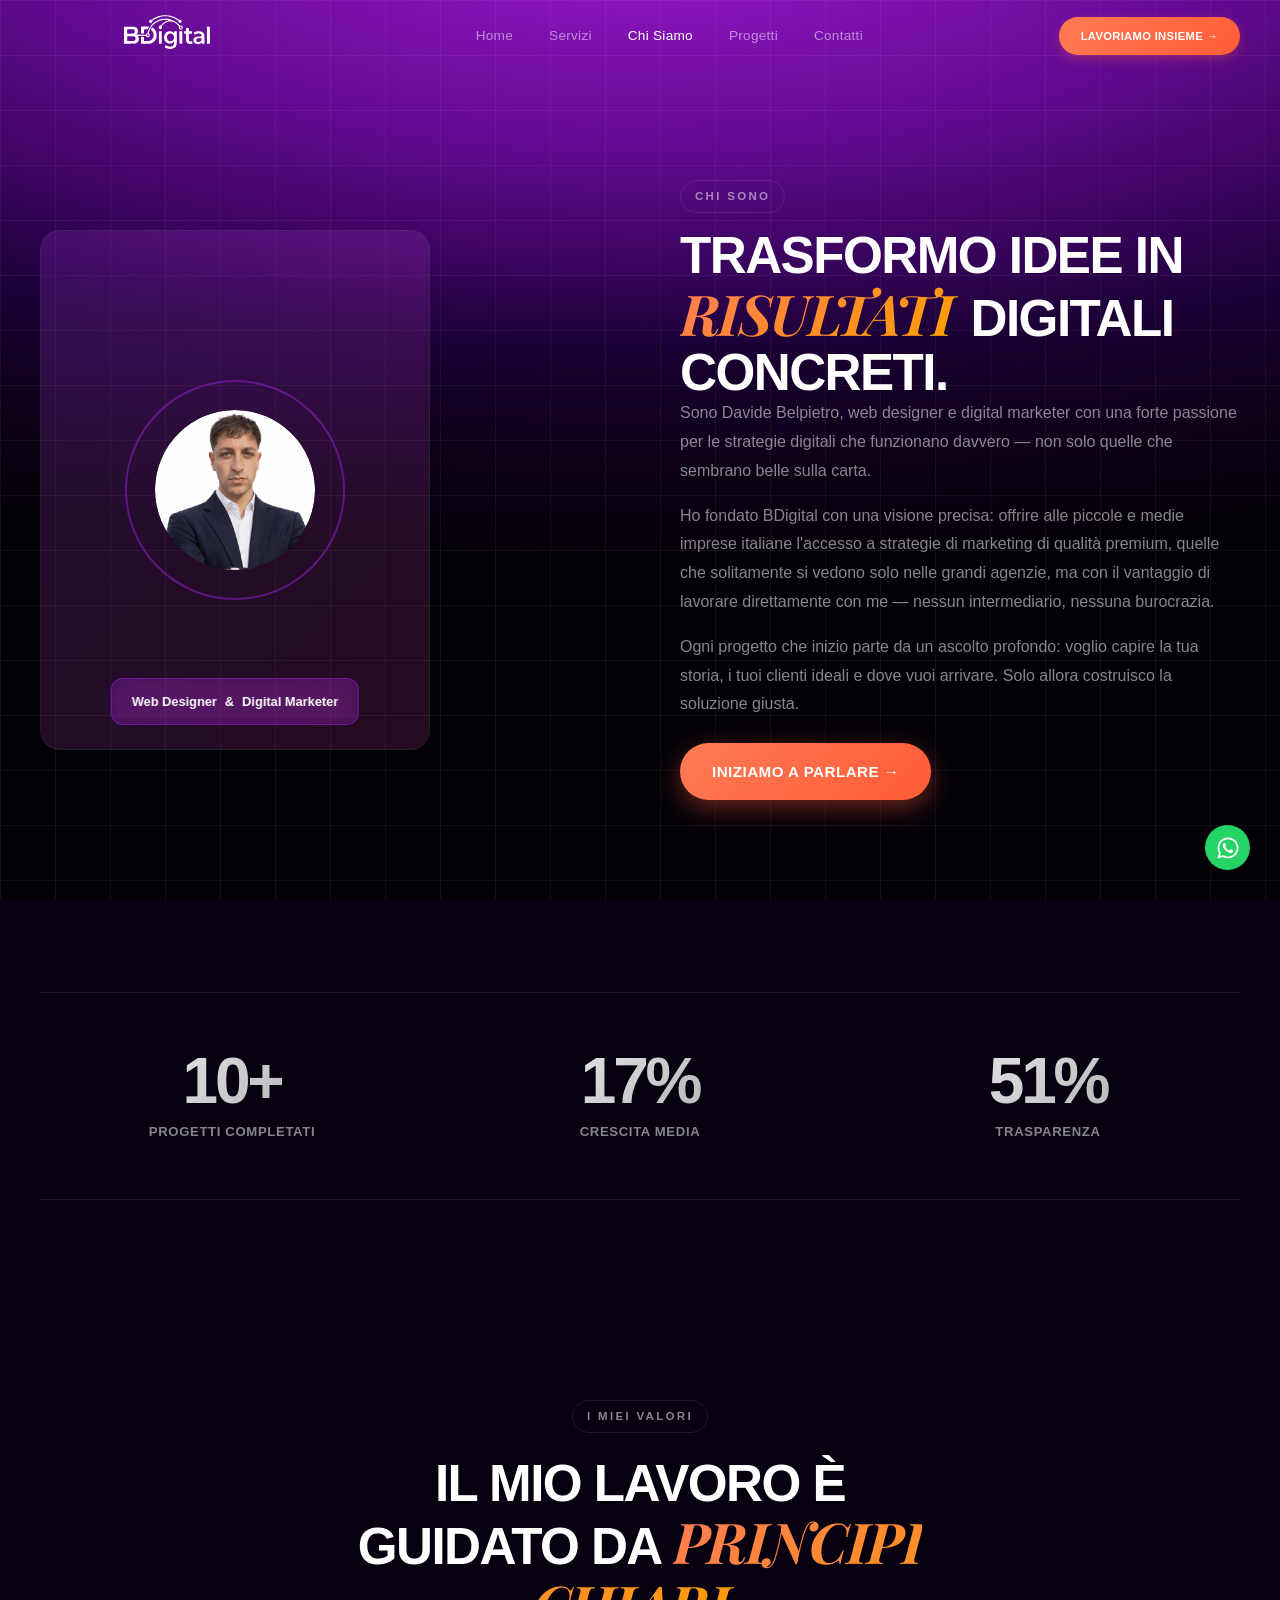
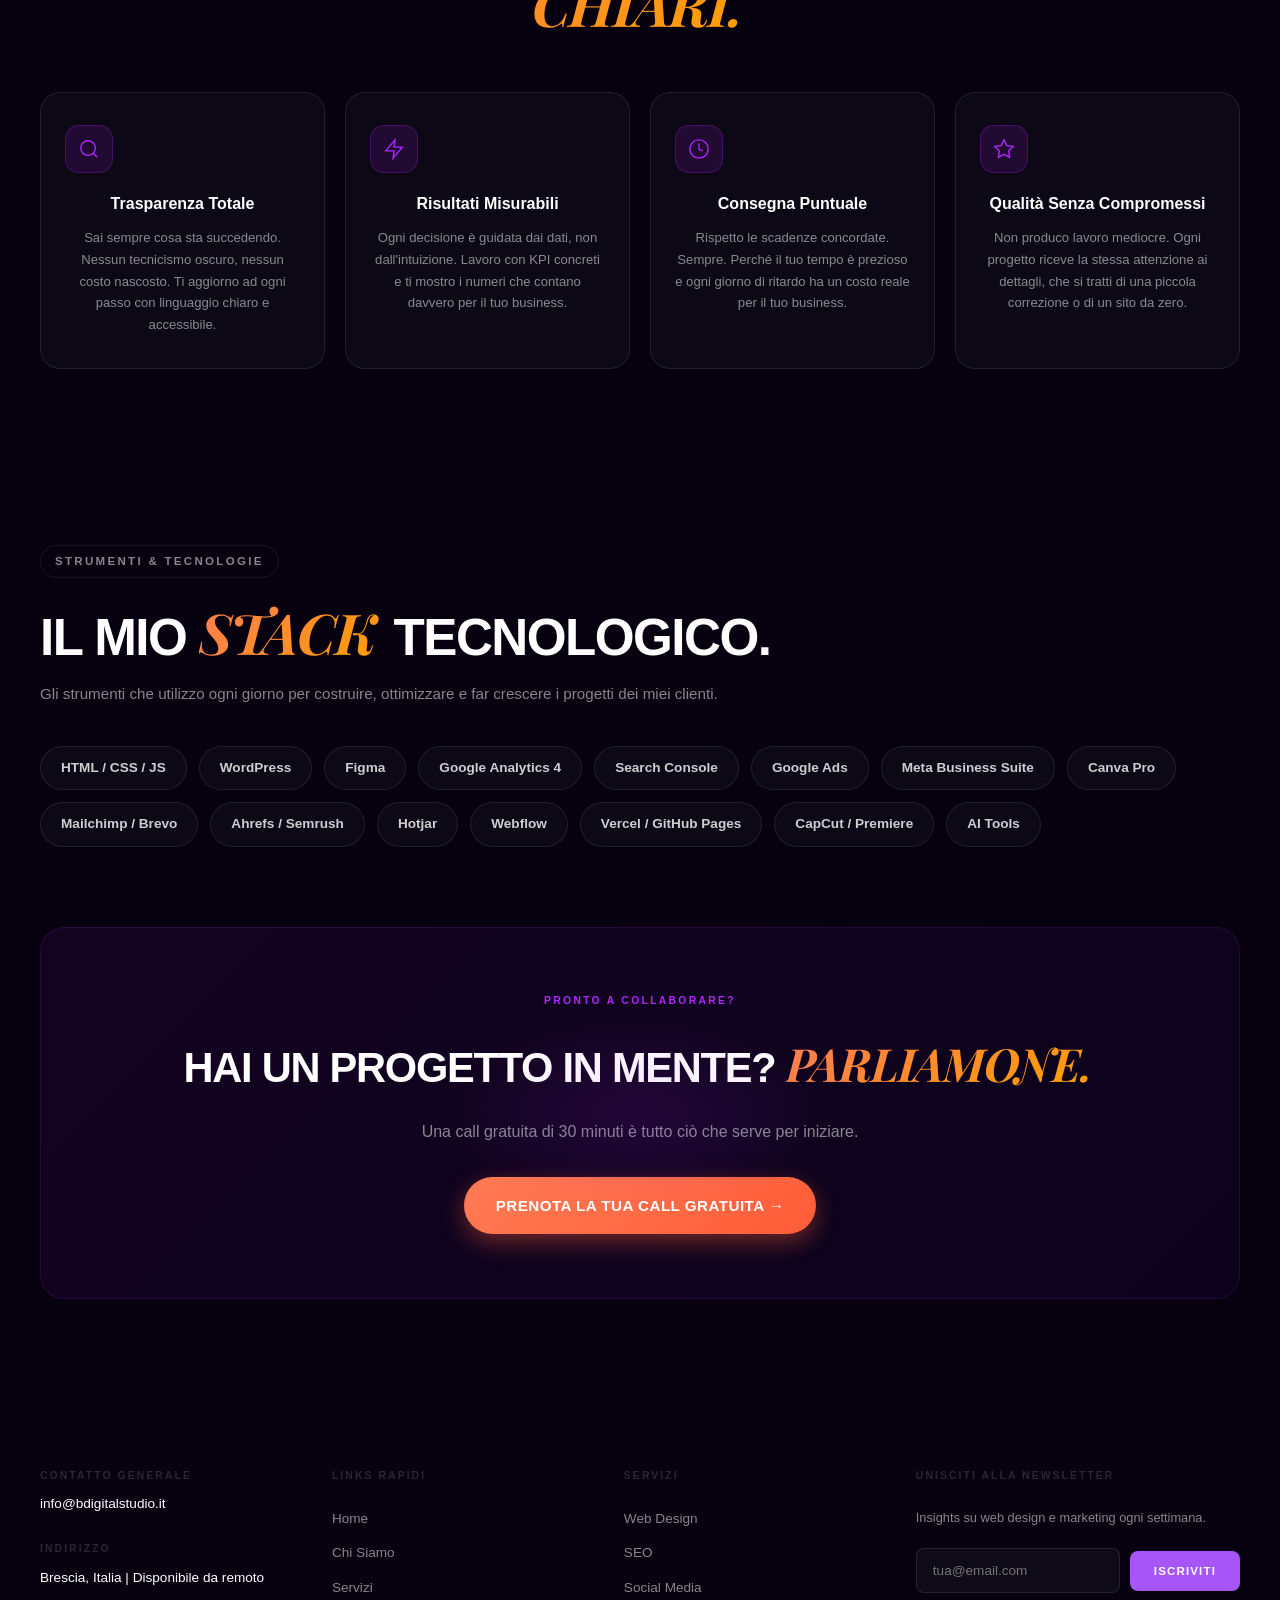
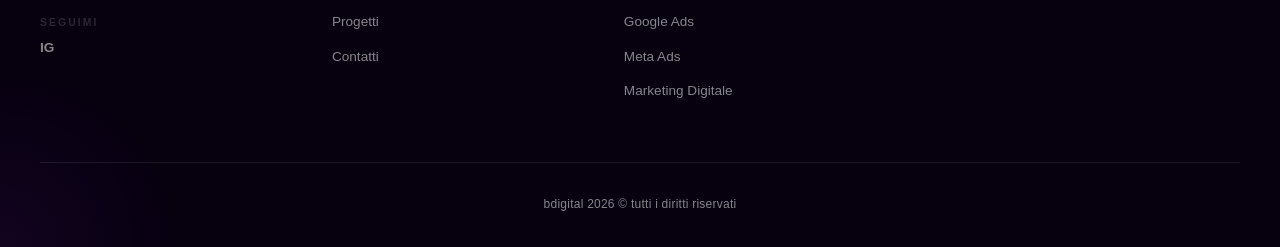
<file: chi-siamo.html>
<!DOCTYPE html>
<html lang="it">

<head>
    <meta charset="UTF-8" />
    <meta name="viewport" content="width=device-width, initial-scale=1.0" />
    <title>Chi Siamo · BDigital — Web Designer &amp; Digital Marketer</title>
    <meta name="description"
        content="Scopri chi è Davide Belpietro: web designer e digital marketer con una passione per i risultati concreti. Trasparenza, qualità e orientamento al cliente." />
    <link rel="stylesheet" href="style.css" />
    <link href="https://fonts.googleapis.com/css2?family=Playfair+Display:ital,wght@1,700&display=swap"
        rel="stylesheet">
    <link rel="icon" type="image/svg+xml" href="assets/images/logo/logo.svg">
    <link rel="icon" type="image/png" sizes="512x512" href="assets/images/logo/favicon.png">

    <!-- SEO & Social Sharing -->
    <link rel="canonical" href="https://bdigitalstudio.it/chi-siamo" />
    <meta property="og:site_name" content="BDigital" />
    <meta property="og:type" content="website" />
    <meta property="og:title" content="Chi Siamo · BDigital — Web Designer & Digital Marketer" />
    <meta property="og:description" content="Scopri chi è Davide Belpietro: web designer e digital marketer con una passione per i risultati concreti. Trasparenza, qualità e orientamento al cliente." />
    <meta property="og:url" content="https://bdigitalstudio.it/chi-siamo" />
    <meta property="og:image" content="https://bdigitalstudio.it/assets/images/og-image.jpg" />
    <meta name="twitter:card" content="summary_large_image" />
    <meta name="twitter:title" content="Chi Siamo · BDigital — Web Designer & Digital Marketer" />
    <meta name="twitter:description" content="Scopri chi è Davide Belpietro: web designer e digital marketer con una passione per i risultati concreti. Trasparenza, qualità e orientamento al cliente." />
    <meta name="twitter:image" content="https://bdigitalstudio.it/assets/images/og-image.jpg" />
</head>
<!-- Google tag (gtag.js) -->
<script async src="https://www.googletagmanager.com/gtag/js?id=G-4K6QB8HDC2"></script>
<script>
  window.dataLayer = window.dataLayer || [];
  function gtag(){dataLayer.push(arguments);}
  gtag('js', new Date());

  gtag('config', 'G-4K6QB8HDC2');
</script>




<body>

    <!-- ══════════════ GLOBAL BACKGROUND ══════════════ -->
    <div class="global-bg" aria-hidden="true">
        <div class="global-glow"></div>
        <div class="global-vignette"></div>
        <div class="global-grid"></div>
    </div>

    <!-- ═══════════════════════════════ NAVBAR ═══════════════════════════════ -->
    <nav class="navbar" id="navbar">
        <div class="nav-brand">
            <a href="home">
                <svg class="brand-logo" version="1.0" xmlns="http://www.w3.org/2000/svg" width="160" height="40"
                    viewBox="0 0 691 361" preserveAspectRatio="xMidYMid meet">
                    <g transform="translate(0.000000,361.000000) scale(0.100000,-0.100000)" fill="white" stroke="none">
                        <path
                            d="M3627 2690 c-207 -24 -429 -105 -606 -223 -70 -47 -87 -55 -103 -46 -31 17 -93 -15 -113 -57 -29 -61 9 -121 82 -131 56 -7 101 31 105 90 3 38 8 45 63 84 118 83 278 152 460 199 101 26 397 26 510 0 171 -39 315 -100 465 -196 65 -41 70 -46 70 -83 0 -94 131 -132 180 -53 24 40 26 74 4 104 -22 32 -79 54 -109 42 -21 -8 -36 -2 -97 39 -113 76 -243 140 -353 175 -154 49 -401 73 -558 56z" />
                        <path
                            d="M3545 2460 c-310 -67 -555 -243 -717 -515 -40 -67 -102 -228 -113 -291 -5 -34 -11 -42 -40 -53 -20 -7 -43 -26 -55 -46 l-22 -35 -277 0 c-153 0 -281 3 -284 7 -4 3 6 18 22 32 50 46 71 97 71 178 0 90 -23 147 -81 197 -77 65 -113 71 -457 71 l-303 0 -2 -510 -2 -510 345 0 c338 1 346 1 393 23 58 28 113 75 133 113 43 84 36 213 -16 287 l-30 42 245 0 245 0 33 -37 c30 -32 40 -37 83 -37 75 -1 124 44 124 115 0 36 -23 84 -45 92 -23 9 -18 56 16 154 43 121 78 187 150 283 140 186 349 319 583 371 124 27 434 27 451 -1 3 -4 -34 -17 -81 -29 -146 -37 -264 -112 -357 -227 -35 -45 -57 -64 -73 -64 -62 0 -114 -53 -114 -116 0 -73 97 -125 162 -87 55 32 67 78 43 158 -11 36 122 167 225 224 14 7 56 24 94 37 127 44 327 28 441 -35 29 -15 41 -24 116 -81 52 -40 159 -151 159 -166 0 -7 -4 -16 -10 -19 -21 -13 -11 -82 16 -114 76 -91 214 -41 214 77 0 32 -7 48 -35 77 -32 34 -38 37 -83 33 l-49 -3 -91 93 c-150 151 -317 246 -532 303 -115 31 -375 35 -495 9z m1213 -488 c18 -24 11 -52 -19 -75 -21 -15 -31 -17 -48 -8 -30 17 -43 45 -32 75 15 38 71 43 99 8z m-2852 -164 c28 -31 34 -45 34 -82 0 -60 -16 -92 -59 -119 -34 -21 -47 -22 -216 -22 l-180 0 -3 119 c-1 66 0 126 3 134 4 11 40 13 196 10 l191 -3 34 -37z m853 -284 c25 -32 26 -47 5 -68 -21 -21 -80 -21 -88 0 -17 45 5 94 44 94 10 0 28 -12 39 -26z m-848 -116 c74 -33 102 -131 56 -199 -41 -62 -68 -68 -289 -69 l-198 0 0 146 0 146 198 -4 c153 -3 205 -7 233 -20z" />
                        <path
                            d="M2310 1800 l0 -210 90 0 89 0 3 128 3 127 105 3 105 3 43 79 42 80 -240 0 -240 0 0 -210z" />
                        <path d="M6280 1495 l0 -515 90 0 90 0 -2 513 -3 512 -87 3 -88 3 0 -516z" />
                        <path
                            d="M2964 1918 c-9 -17 -25 -47 -36 -66 l-19 -35 49 -46 c74 -70 106 -144 110 -258 8 -190 -71 -311 -230 -358 -42 -12 -90 -15 -199 -13 l-144 3 -3 123 -3 122 -89 0 -90 0 0 -205 0 -205 250 0 c270 0 322 6 415 50 125 60 204 143 251 266 24 61 27 84 28 189 0 167 -23 243 -112 353 -34 43 -126 112 -149 112 -7 0 -20 -14 -29 -32z" />
                        <path
                            d="M5027 1924 c-4 -4 -7 -49 -7 -100 l0 -93 -57 -3 -58 -3 -3 -67 c-3 -65 -2 -68 20 -69 13 -1 30 -2 38 -3 8 -2 25 -3 38 -4 l22 -2 0 -217 c0 -208 1 -220 24 -268 42 -89 115 -135 215 -135 51 0 141 26 153 44 9 13 4 35 -19 89 -12 28 -21 36 -32 31 -9 -3 -34 -8 -57 -11 -35 -5 -46 -1 -75 25 l-34 30 -3 206 -4 206 91 0 90 0 6 33 c4 18 5 51 3 72 l-3 40 -90 5 -90 5 -5 95 -5 95 -75 3 c-42 1 -79 0 -83 -4z" />
                        <path
                            d="M3975 1731 c-89 -16 -193 -94 -233 -175 -80 -159 -52 -359 66 -467 72 -67 141 -93 242 -93 96 0 156 21 208 74 16 16 32 26 36 23 11 -11 6 -89 -9 -140 -19 -63 -46 -98 -98 -126 -84 -44 -255 -22 -350 45 -29 21 -30 21 -44 2 -8 -10 -23 -36 -34 -56 -25 -49 -15 -66 61 -101 177 -84 412 -71 528 29 109 93 123 167 120 629 l-3 350 -82 3 -83 3 0 -51 c0 -27 -4 -50 -8 -50 -5 0 -19 12 -33 26 -57 61 -181 94 -284 75z m203 -160 c72 -37 112 -102 120 -196 5 -65 -17 -136 -56 -178 -25 -29 -86 -57 -137 -64 -158 -21 -284 171 -215 331 23 54 42 76 90 105 47 28 145 29 198 2z" />
                        <path
                            d="M5691 1729 c-55 -9 -172 -61 -191 -84 -8 -10 -4 -27 17 -65 15 -29 33 -54 39 -57 6 -2 28 7 49 21 55 38 102 49 186 45 91 -5 129 -28 154 -94 28 -71 23 -75 -106 -75 -255 0 -351 -53 -376 -206 -9 -55 24 -139 73 -184 34 -31 56 -41 119 -55 114 -26 210 -8 275 51 l39 35 3 -38 3 -38 78 -3 77 -3 0 254 c0 230 -2 259 -21 315 -39 115 -134 177 -287 186 -42 3 -101 1 -131 -5z m264 -484 c0 -64 -14 -92 -64 -131 -37 -27 -168 -33 -205 -9 -32 21 -56 64 -56 99 0 33 54 94 88 99 15 2 74 4 132 3 l105 -1 0 -60z" />
                        <path
                            d="M3397 1723 c-4 -3 -7 -172 -7 -375 l0 -368 85 0 85 0 0 375 0 375 -78 0 c-43 0 -82 -3 -85 -7z" />
                        <path
                            d="M4625 1718 c-3 -7 -4 -175 -3 -373 l3 -360 88 -3 87 -3 -2 373 -3 373 -83 3 c-60 2 -84 -1 -87 -10z" />
                    </g>
                </svg>
            </a>
        </div>
        <div class="nav-links" id="navLinks">
            <a href="home">Home</a>
            <a href="servizi">Servizi</a>
            <a href="chi-siamo">Chi Siamo</a>
            <a href="progetti">Progetti</a>
            <a href="contatti">Contatti</a>
        </div>
        <div class="nav-right">
            <a href="contatti" class="nav-cta" id="navCta">Lavoriamo insieme →</a>
            <button class="menu-toggle" id="menuToggle" aria-label="Menu">
                <span></span><span></span><span></span>
            </button>
        </div>
    </nav>

    <!-- Mobile Menu -->
    <div class="mobile-menu" id="mobileMenu">
        <div class="mobile-menu-inner">
            <a href="home" class="mobile-link">Home</a>
            <a href="servizi" class="mobile-link">Servizi</a>
            <a href="chi-siamo" class="mobile-link">Chi Siamo</a>
            <a href="progetti" class="mobile-link">Progetti</a>
            <a href="contatti" class="mobile-link">Contatti</a>
            <a href="contatti" class="mobile-link mobile-menu-cta">Lavoriamo insieme →</a>
        </div>
    </div>

    <!-- ═══════════════════════════════ ABOUT SPLIT ═══════════════════════════════ -->
    <section class="section-blur" style="padding-top: 100px;">
        <div class="container">
            <div class="about-split">
                <div class="about-split-img reveal-left">
                    <div class="about-img-card">
                        <div class="about-img-overlay"></div>
                        <div class="about-img-placeholder">
                            <div class="avatar-ring"></div>
                            <div class="avatar-inner">
                                <img src="assets/images/IMG_1176.PNG" alt="Davide Belpietro"
                                    style="width: 100%; height: 100%; object-fit: cover; border-radius: 50%;" />
                            </div>
                        </div>
                        <div class="about-img-badge">
                            <span>Web Designer</span>
                            <span>&amp;</span>
                            <span>Digital Marketer</span>
                        </div>
                    </div>
                </div>
                <div class="about-split-text reveal-right">
                    <div class="section-tag">CHI SONO</div>
                    <h1 class="section-title">TRASFORMO IDEE IN <span class="serif-highlight highlight">RISULTATI</span> DIGITALI CONCRETI.</h1>
                    <p>Sono Davide Belpietro, web designer e digital marketer con una forte passione per le strategie digitali che funzionano davvero — non solo quelle che sembrano belle sulla carta.</p>
                    <p>Ho fondato BDigital con una visione precisa: offrire alle piccole e medie imprese italiane l'accesso a strategie di marketing di qualità premium, quelle che solitamente si vedono solo nelle grandi agenzie, ma con il vantaggio di lavorare direttamente con me — nessun intermediario, nessuna burocrazia.</p>
                    <p>Ogni progetto che inizio parte da un ascolto profondo: voglio capire la tua storia, i tuoi clienti ideali e dove vuoi arrivare. Solo allora costruisco la soluzione giusta.</p>
                    <a href="contatti" class="btn-primary" id="aboutCta" style="margin-top: 8px; display: inline-flex;">Iniziamo a parlare →</a>
                </div>
            </div>
        </div>
    </section>

    <!-- ═══════════════════════════════ NUMBERS ═══════════════════════════════ -->
    <section class="page-section-sm">
        <div class="container">
            <div class="numbers-strip reveal-up">
                <div class="number-item">
                    <div class="number-value stat-num">10+</div>
                    <div class="number-label">Progetti completati</div>
                </div>
                <div class="number-item">
                    <div class="number-value stat-num">+30%</div>
                    <div class="number-label">Crescita Media</div>
                </div>
                <div class="number-item">
                    <div class="number-value stat-num">100%</div>
                    <div class="number-label">Trasparenza</div>
                </div>
            </div>
        </div>
    </section>

    <!-- ═══════════════════════════════ VALUES ═══════════════════════════════ -->
    <section class="page-section section-blur">
        <div class="container">
            <div class="reveal-up" style="text-align:center; max-width: 600px; margin: 0 auto 0;">
                <div class="section-tag">I MIEI VALORI</div>
                <h2 class="section-title">IL MIO LAVORO È GUIDATO DA <span class="serif-highlight highlight">PRINCIPI CHIARI.</span></h2>
            </div>
            <div class="values-grid">
                <div class="value-card reveal-up" id="val1">
                    <span class="value-icon-svg">
                        <svg width="22" height="22" viewBox="0 0 24 24" fill="none" stroke="currentColor" stroke-width="1.5">
                            <circle cx="11" cy="11" r="8"/><path d="m21 21-4.35-4.35"/>
                        </svg>
                    </span>
                    <div class="value-title">Trasparenza Totale</div>
                    <p class="value-desc">Sai sempre cosa sta succedendo. Nessun tecnicismo oscuro, nessun costo nascosto. Ti aggiorno ad ogni passo con linguaggio chiaro e accessibile.</p>
                </div>
                <div class="value-card reveal-up" id="val2">
                    <span class="value-icon-svg">
                        <svg width="22" height="22" viewBox="0 0 24 24" fill="none" stroke="currentColor" stroke-width="1.5">
                            <path d="M13 2L3 14h9l-1 8 10-12h-9l1-8z"/>
                        </svg>
                    </span>
                    <div class="value-title">Risultati Misurabili</div>
                    <p class="value-desc">Ogni decisione è guidata dai dati, non dall'intuizione. Lavoro con KPI concreti e ti mostro i numeri che contano davvero per il tuo business.</p>
                </div>
                <div class="value-card reveal-up" id="val3">
                    <span class="value-icon-svg">
                        <svg width="22" height="22" viewBox="0 0 24 24" fill="none" stroke="currentColor" stroke-width="1.5">
                            <path d="M12 22c5.523 0 10-4.477 10-10S17.523 2 12 2 2 6.477 2 12s4.477 10 10 10z"/>
                            <path d="M12 6v6l4 2"/>
                        </svg>
                    </span>
                    <div class="value-title">Consegna Puntuale</div>
                    <p class="value-desc">Rispetto le scadenze concordate. Sempre. Perché il tuo tempo è prezioso e ogni giorno di ritardo ha un costo reale per il tuo business.</p>
                </div>
                <div class="value-card reveal-up" id="val4">
                    <span class="value-icon-svg">
                        <svg width="22" height="22" viewBox="0 0 24 24" fill="none" stroke="currentColor" stroke-width="1.5">
                            <polygon points="12 2 15.09 8.26 22 9.27 17 14.14 18.18 21.02 12 17.77 5.82 21.02 7 14.14 2 9.27 8.91 8.26 12 2"/>
                        </svg>
                    </span>
                    <div class="value-title">Qualità Senza Compromessi</div>
                    <p class="value-desc">Non produco lavoro mediocre. Ogni progetto riceve la stessa attenzione ai dettagli, che si tratti di una piccola correzione o di un sito da zero.</p>
                </div>
            </div>
        </div>
    </section>

    <!-- ═══════════════════════════════ TECH STACK ═══════════════════════════════ -->
    <section class="page-section">
        <div class="container">
            <div class="reveal-up">
                <div class="section-tag">STRUMENTI &amp; TECNOLOGIE</div>
                <h2 class="section-title">IL MIO <span class="serif-highlight highlight">STACK</span> TECNOLOGICO.</h2>
                <p style="color: var(--gray); margin-top: 16px; font-size: 0.95rem;">Gli strumenti che utilizzo ogni giorno per costruire, ottimizzare e far crescere i progetti dei miei clienti.</p>
            </div>
            <div class="tech-stack-grid reveal-up">
                <div class="tech-chip">HTML / CSS / JS</div>
                <div class="tech-chip">WordPress</div>
                <div class="tech-chip">Figma</div>
                <div class="tech-chip">Google Analytics 4</div>
                <div class="tech-chip">Search Console</div>
                <div class="tech-chip">Google Ads</div>
                <div class="tech-chip">Meta Business Suite</div>
                <div class="tech-chip">Canva Pro</div>
                <div class="tech-chip">Mailchimp / Brevo</div>
                <div class="tech-chip">Ahrefs / Semrush</div>
                <div class="tech-chip">Hotjar</div>
                <div class="tech-chip">Webflow</div>
                <div class="tech-chip">Vercel / GitHub Pages</div>
                <div class="tech-chip">CapCut / Premiere</div>
                <div class="tech-chip">AI Tools</div>
            </div>

            <!-- CTA Strip -->
            <div class="cta-strip reveal-up">
                <span class="cta-strip-tag">Pronto a collaborare?</span>
                <div class="cta-strip-title">HAI UN PROGETTO IN MENTE? <span class="serif-highlight highlight">PARLIAMONE.</span></div>
                <p class="cta-strip-sub">Una call gratuita di 30 minuti è tutto ciò che serve per iniziare.</p>
                <a href="contatti" class="btn-primary" id="aboutPageCta">Prenota la tua call gratuita →</a>
            </div>
        </div>
    </section>

    <!-- ═══════════════════════════════ FOOTER ═══════════════════════════════ -->
    <footer class="footer" id="footer">
        <div class="container">
            <div class="footer-grid">
                <div class="footer-col footer-brand-col">
                    <div class="footer-contact">
                        <div class="footer-contact-label">CONTATTO GENERALE</div>
                        <a href="mailto:info@bdigitalstudio.it">info@bdigitalstudio.it</a>
                    </div>
                    <div class="footer-contact">
                        <div class="footer-contact-label">INDIRIZZO</div>
                        <span>Brescia, Italia | Disponibile da remoto</span>
                    </div>
                    <div class="footer-social">
                        <div class="footer-contact-label">SEGUIMI</div>
                        <div class="social-links">
                            <a href="#" id="footerIg">IG</a>
                        </div>
                    </div>
                </div>
                <div class="footer-col">
                    <div class="footer-nav-label">LINKS RAPIDI</div>
                    <nav class="footer-nav">
                        <a href="home">Home</a>
                        <a href="chi-siamo">Chi Siamo</a>
                        <a href="servizi">Servizi</a>
                        <a href="progetti">Progetti</a>
                        <a href="contatti">Contatti</a>
                    </nav>
                </div>
                <div class="footer-col">
                    <div class="footer-nav-label">SERVIZI</div>
                    <nav class="footer-nav">
                        <a href="servizi">Web Design</a>
                        <a href="servizi">SEO</a>
                        <a href="servizi">Social Media</a>
                        <a href="servizi">Google Ads</a>
                        <a href="servizi">Meta Ads</a>
                        <a href="servizi">Marketing Digitale</a>
                    </nav>
                </div>
                <div class="footer-col footer-newsletter-col">
                    <div class="footer-nav-label">UNISCITI ALLA NEWSLETTER</div>
                    <p class="newsletter-desc">Insights su web design e marketing ogni settimana.</p>
                    <form class="newsletter-form" id="newsletterForm">
                        <input type="email" placeholder="tua@email.com" id="emailInput" required />
                        <button type="submit" id="subscribeBtn">ISCRIVITI</button>
                    </form>
                </div>
            </div>
            <div class="footer-bottom">
                <div class="footer-copyright">
                    bdigital 2026 © tutti i diritti riservati
                </div>
            </div>
        </div>
    </footer>

    <!-- ═══════════════════════════════ WHATSAPP STICKY BUTTON ═══════════════════════════════ -->
    <a href="https://wa.me/393272506011" class="whatsapp-float" target="_blank" rel="noopener noreferrer" aria-label="Contattaci su WhatsApp">
        <svg xmlns="http://www.w3.org/2000/svg" viewBox="0 0 448 512"><!--!Font Awesome Free 6.x.x by @fontawesome - https://fontawesome.com License - https://fontawesome.com/license/free Copyright 2024 Fonticons, Inc.--><path d="M380.9 97.1C339 55.1 283.2 32 223.9 32c-122.4 0-222 99.6-222 222 0 39.1 10.2 77.3 29.6 111L0 480l117.7-30.9c32.4 17.7 68.9 27 106.1 27h.1c122.3 0 224.1-99.6 224.1-222 0-59.3-25.2-115-67.1-157zm-157 341.6c-33.2 0-65.7-8.9-94-25.7l-6.7-4-69.8 18.3L72 359.2l-4.4-7c-18.5-29.4-28.2-63.3-28.2-98.2 0-101.7 82.8-184.5 184.6-184.5 49.3 0 95.6 19.2 130.4 54.1 34.8 34.9 56.2 81.2 56.1 130.5 0 101.8-84.9 184.6-186.6 184.6zm101.2-138.2c-5.5-2.8-32.8-16.2-37.9-18-5.1-1.9-8.8-2.8-12.5 2.8-3.7 5.6-14.3 18-17.6 21.8-3.2 3.7-6.5 4.2-12 1.4-32.6-16.3-54-29.1-75.5-66-5.7-9.8 5.7-9.1 16.3-30.3 1.8-3.7 .9-6.9-.5-9.7-1.4-2.8-12.5-30.1-17.1-41.2-4.5-10.8-9.1-9.3-12.5-9.5-3.2-.2-6.9-.2-10.6-.2-3.7 0-9.7 1.4-14.8 6.9-5.1 5.6-19.4 19-19.4 46.3s19.9 53.7 22.7 57.4c2.8 3.7 39.1 59.7 94.8 83.8 35.2 15.2 49 16.5 66.6 13.9 10.7-1.6 32.8-13.4 37.4-26.4 4.6-13 4.6-24.1 3.2-26.4-1.3-2.5-5-3.9-10.5-6.6z"/></svg>
    </a>

    <script src="app.js"></script>
</body>

</html>
</file>
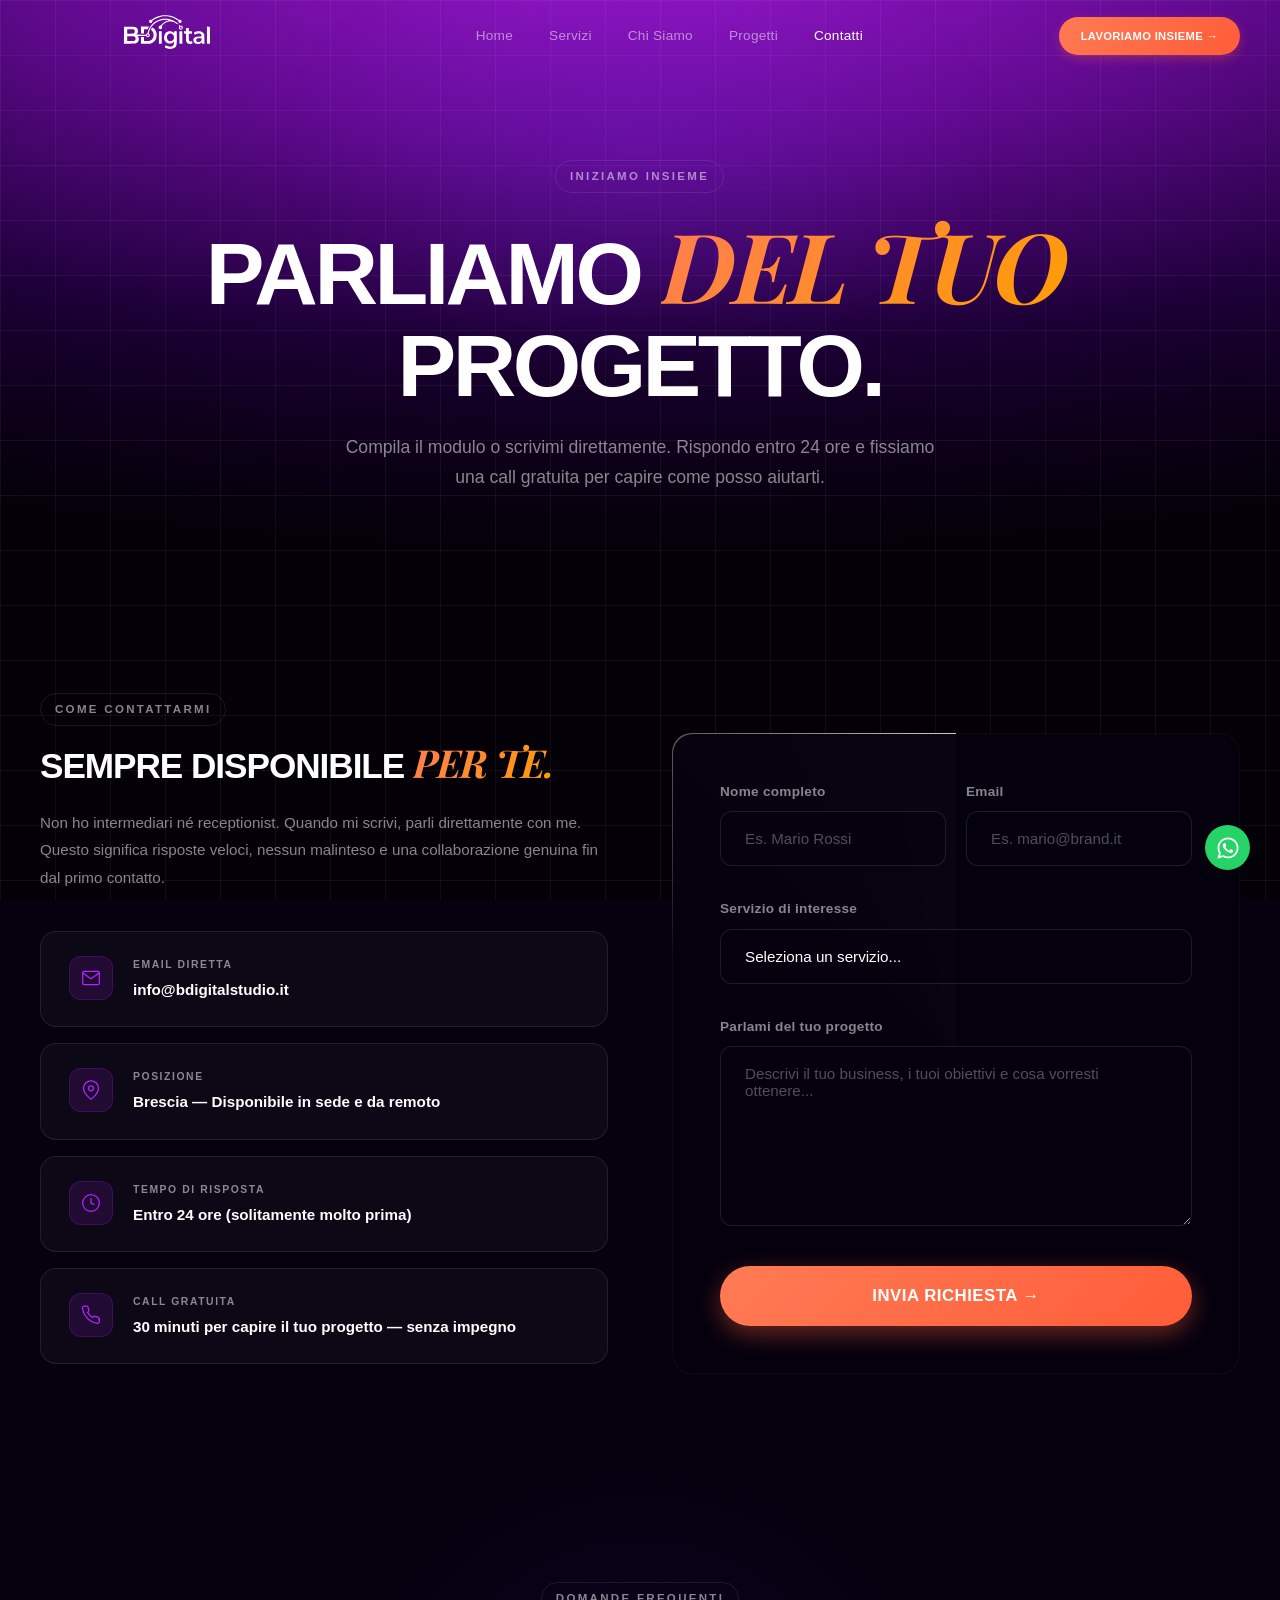
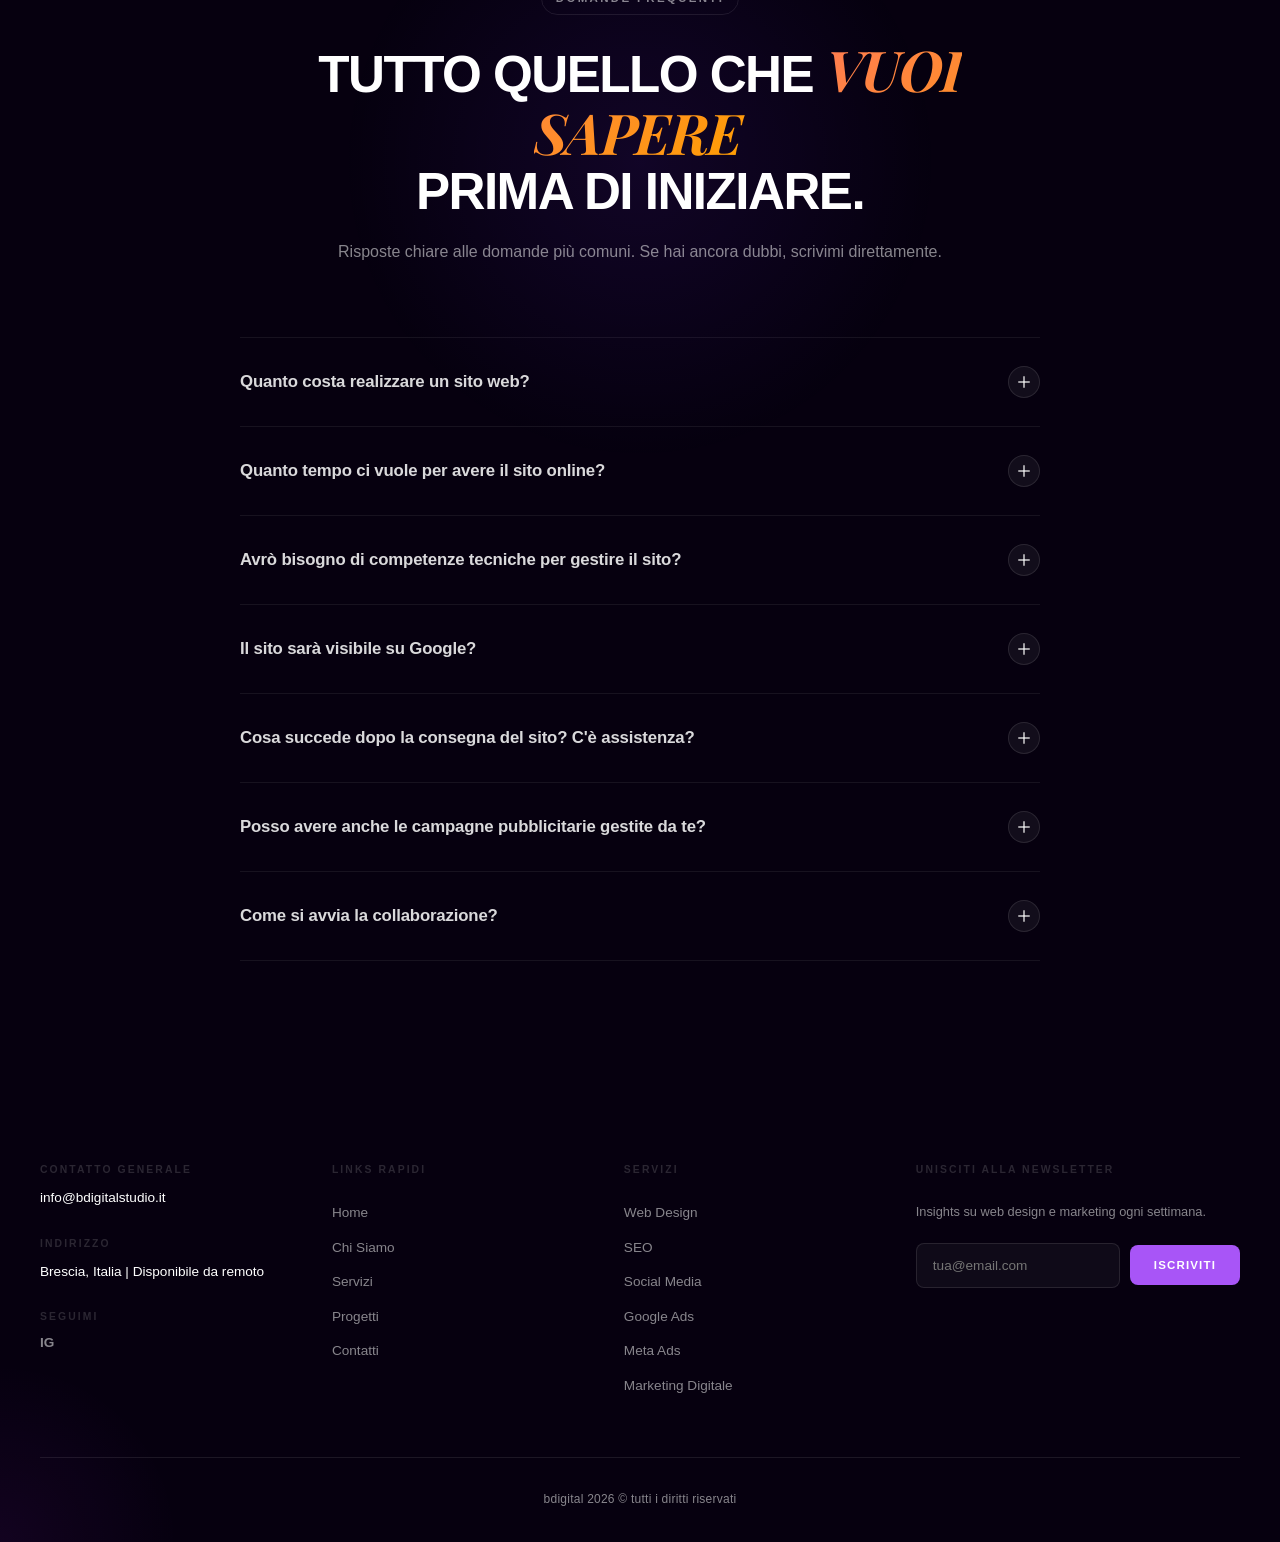
<file: contatti.html>
<!DOCTYPE html>
<html lang="it">

<head>
    <meta charset="UTF-8" />
    <meta name="viewport" content="width=device-width, initial-scale=1.0" />
    <title>Contatti · BDigital — Richiedi un Preventivo Gratuito</title>
    <meta name="description"
        content="Contatta BDigital per un preventivo gratuito. Prenota una call di 30 minuti e scopri come possiamo far crescere il tuo business online." />
    <link rel="stylesheet" href="style.css" />
    <link href="https://fonts.googleapis.com/css2?family=Playfair+Display:ital,wght@1,700&display=swap"
        rel="stylesheet">
    <link rel="icon" type="image/svg+xml" href="assets/images/logo/logo.svg">
    <link rel="icon" type="image/png" sizes="512x512" href="assets/images/logo/favicon.png">

    <!-- SEO & Social Sharing -->
    <link rel="canonical" href="https://bdigitalstudio.it/contatti" />
    <meta property="og:site_name" content="BDigital" />
    <meta property="og:type" content="website" />
    <meta property="og:title" content="Contatti · BDigital — Richiedi un Preventivo Gratuito" />
    <meta property="og:description" content="Contatta BDigital per un preventivo gratuito. Prenota una call di 30 minuti e scopri come possiamo far crescere il tuo business online." />
    <meta property="og:url" content="https://bdigitalstudio.it/contatti" />
    <meta property="og:image" content="https://bdigitalstudio.it/assets/images/og-image.jpg" />
    <meta name="twitter:card" content="summary_large_image" />
    <meta name="twitter:title" content="Contatti · BDigital — Richiedi un Preventivo Gratuito" />
    <meta name="twitter:description" content="Contatta BDigital per un preventivo gratuito. Prenota una call di 30 minuti e scopri come possiamo far crescere il tuo business online." />
    <meta name="twitter:image" content="https://bdigitalstudio.it/assets/images/og-image.jpg" />
</head>

<!-- Google tag (gtag.js) -->
<script async src="https://www.googletagmanager.com/gtag/js?id=G-4K6QB8HDC2"></script>
<script>
  window.dataLayer = window.dataLayer || [];
  function gtag(){dataLayer.push(arguments);}
  gtag('js', new Date());

  gtag('config', 'G-4K6QB8HDC2');
</script>




<body>

    <!-- ══════════════ GLOBAL BACKGROUND ══════════════ -->
    <div class="global-bg" aria-hidden="true">
        <div class="global-glow"></div>
        <div class="global-vignette"></div>
        <div class="global-grid"></div>
    </div>

    <!-- ═══════════════════════════════ NAVBAR ═══════════════════════════════ -->
    <nav class="navbar" id="navbar">
        <div class="nav-brand">
            <a href="home">
                <svg class="brand-logo" version="1.0" xmlns="http://www.w3.org/2000/svg" width="160" height="40"
                    viewBox="0 0 691 361" preserveAspectRatio="xMidYMid meet">
                    <g transform="translate(0.000000,361.000000) scale(0.100000,-0.100000)" fill="white" stroke="none">
                        <path
                            d="M3627 2690 c-207 -24 -429 -105 -606 -223 -70 -47 -87 -55 -103 -46 -31 17 -93 -15 -113 -57 -29 -61 9 -121 82 -131 56 -7 101 31 105 90 3 38 8 45 63 84 118 83 278 152 460 199 101 26 397 26 510 0 171 -39 315 -100 465 -196 65 -41 70 -46 70 -83 0 -94 131 -132 180 -53 24 40 26 74 4 104 -22 32 -79 54 -109 42 -21 -8 -36 -2 -97 39 -113 76 -243 140 -353 175 -154 49 -401 73 -558 56z" />
                        <path
                            d="M3545 2460 c-310 -67 -555 -243 -717 -515 -40 -67 -102 -228 -113 -291 -5 -34 -11 -42 -40 -53 -20 -7 -43 -26 -55 -46 l-22 -35 -277 0 c-153 0 -281 3 -284 7 -4 3 6 18 22 32 50 46 71 97 71 178 0 90 -23 147 -81 197 -77 65 -113 71 -457 71 l-303 0 -2 -510 -2 -510 345 0 c338 1 346 1 393 23 58 28 113 75 133 113 43 84 36 213 -16 287 l-30 42 245 0 245 0 33 -37 c30 -32 40 -37 83 -37 75 -1 124 44 124 115 0 36 -23 84 -45 92 -23 9 -18 56 16 154 43 121 78 187 150 283 140 186 349 319 583 371 124 27 434 27 451 -1 3 -4 -34 -17 -81 -29 -146 -37 -264 -112 -357 -227 -35 -45 -57 -64 -73 -64 -62 0 -114 -53 -114 -116 0 -73 97 -125 162 -87 55 32 67 78 43 158 -11 36 122 167 225 224 14 7 56 24 94 37 127 44 327 28 441 -35 29 -15 41 -24 116 -81 52 -40 151 159 159 -166 0 -7 -4 -16 -10 -19 -21 -13 -11 -82 16 -114 76 -91 214 -41 214 77 0 32 -7 48 -35 77 -32 34 -38 37 -83 33 l-49 -3 -91 93 c-150 151 -317 246 -532 303 -115 31 -375 35 -495 9z m1213 -488 c18 -24 11 -52 -19 -75 -21 -15 -31 -17 -48 -8 -30 17 -43 45 -32 75 15 38 71 43 99 8z m-2852 -164 c28 -31 34 -45 34 -82 0 -60 -16 -92 -59 -119 -34 -21 -47 -22 -216 -22 l-180 0 -3 119 c-1 66 0 126 3 134 4 11 40 13 196 10 l191 -3 34 -37z m853 -284 c25 -32 26 -47 5 -68 -21 -21 -80 -21 -88 0 -17 45 5 94 44 94 10 0 28 -12 39 -26z m-848 -116 c74 -33 102 -131 56 -199 -41 -62 -68 -68 -289 -69 l-198 0 0 146 0 146 198 -4 c153 -3 205 -7 233 -20z" />
                        <path
                            d="M2310 1800 l0 -210 90 0 89 0 3 128 3 127 105 3 105 3 43 79 42 80 -240 0 -240 0 0 -210z" />
                        <path d="M6280 1495 l0 -515 90 0 90 0 -2 513 -3 512 -87 3 -88 3 0 -516z" />
                        <path
                            d="M2964 1918 c-9 -17 -25 -47 -36 -66 l-19 -35 49 -46 c74 -70 106 -144 110 -258 8 -190 -71 -311 -230 -358 -42 -12 -90 -15 -199 -13 l-144 3 -3 123 -3 122 -89 0 -90 0 0 -205 0 -205 250 0 c270 0 322 6 415 50 125 60 204 143 251 266 24 61 27 84 28 189 0 167 -23 243 -112 353 -34 43 -126 112 -149 112 -7 0 -20 -14 -29 -32z" />
                        <path
                            d="M5027 1924 c-4 -4 -7 -49 -7 -100 l0 -93 -57 -3 -58 -3 -3 -67 c-3 -65 -2 -68 20 -69 13 -1 30 -2 38 -3 8 -2 25 -3 38 -4 l22 -2 0 -217 c0 -208 1 -220 24 -268 42 -89 115 -135 215 -135 51 0 141 26 153 44 9 13 4 35 -19 89 -12 28 -21 36 -32 31 -9 -3 -34 -8 -57 -11 -35 -5 -46 -1 -75 25 l-34 30 -3 206 -4 206 91 0 90 0 6 33 c4 18 5 51 3 72 l-3 40 -90 5 -90 5 -5 95 -5 95 -75 3 c-42 1 -79 0 -83 -4z" />
                        <path
                            d="M3975 1731 c-89 -16 -193 -94 -233 -175 -80 -159 -52 -359 66 -467 72 -67 141 -93 242 -93 96 0 156 21 208 74 16 16 32 26 36 23 11 -11 6 -89 -9 -140 -19 -63 -46 -98 -98 -126 -84 -44 -255 -22 -350 45 -29 21 -30 21 -44 2 -8 -10 -23 -36 -34 -56 -25 -49 -15 -66 61 -101 177 -84 412 -71 528 29 109 93 123 167 120 629 l-3 350 -82 3 -83 3 0 -51 c0 -27 -4 -50 -8 -50 -5 0 -19 12 -33 26 -57 61 -181 94 -284 75z m203 -160 c72 -37 112 -102 120 -196 5 -65 -17 -136 -56 -178 -25 -29 -86 -57 -137 -64 -158 -21 -284 171 -215 331 23 54 42 76 90 105 47 28 145 29 198 2z" />
                        <path
                            d="M5691 1729 c-55 -9 -172 -61 -191 -84 -8 -10 -4 -27 17 -65 15 -29 33 -54 39 -57 6 -2 28 7 49 21 55 38 102 49 186 45 91 -5 129 -28 154 -94 28 -71 23 -75 -106 -75 -255 0 -351 -53 -376 -206 -9 -55 24 -139 73 -184 34 -31 56 -41 119 -55 114 -26 210 -8 275 51 l39 35 3 -38 3 -38 78 -3 77 -3 0 254 c0 230 -2 259 -21 315 -39 115 -134 177 -287 186 -42 3 -101 1 -131 -5z m264 -484 c0 -64 -14 -92 -64 -131 -37 -27 -168 -33 -205 -9 -32 21 -56 64 -56 99 0 33 54 94 88 99 15 2 74 4 132 3 l105 -1 0 -60z" />
                        <path
                            d="M3397 1723 c-4 -3 -7 -172 -7 -375 l0 -368 85 0 85 0 0 375 0 375 -78 0 c-43 0 -82 -3 -85 -7z" />
                        <path
                            d="M4625 1718 c-3 -7 -4 -175 -3 -373 l3 -360 88 -3 87 -3 -2 373 -3 373 -83 3 c-60 2 -84 -1 -87 -10z" />
                    </g>
                </svg>
            </a>
        </div>
        <div class="nav-links" id="navLinks">
            <a href="home">Home</a>
            <a href="servizi">Servizi</a>
            <a href="chi-siamo">Chi Siamo</a>
            <a href="progetti">Progetti</a>
            <a href="contatti">Contatti</a>
        </div>
        <div class="nav-right">
            <a href="contatti" class="nav-cta" id="navCta">Lavoriamo insieme →</a>
            <button class="menu-toggle" id="menuToggle" aria-label="Menu">
                <span></span><span></span><span></span>
            </button>
        </div>
    </nav>

    <!-- Mobile Menu -->
    <div class="mobile-menu" id="mobileMenu">
        <div class="mobile-menu-inner">
            <a href="home" class="mobile-link">Home</a>
            <a href="servizi" class="mobile-link">Servizi</a>
            <a href="chi-siamo" class="mobile-link">Chi Siamo</a>
            <a href="progetti" class="mobile-link">Progetti</a>
            <a href="contatti" class="mobile-link">Contatti</a>
            <a href="contatti" class="mobile-link mobile-menu-cta">Lavoriamo insieme →</a>
        </div>
    </div>

    <!-- ═══════════════════════════════ INNER HERO ═══════════════════════════════ -->
    <section class="inner-hero">
        <div class="container">
            <div class="section-tag reveal-up">INIZIAMO INSIEME</div>
            <h1 class="inner-hero-title reveal-up">PARLIAMO <span class="serif-highlight highlight">DEL TUO</span><br>PROGETTO.</h1>
            <p class="inner-hero-sub reveal-up">Compila il modulo o scrivimi direttamente. Rispondo entro 24 ore e fissiamo una call gratuita per capire come posso aiutarti.</p>
        </div>
    </section>

    <!-- ═══════════════════════════════ CONTACT LAYOUT ═══════════════════════════════ -->
    <section class="page-section section-blur">
        <div class="container">
            <div class="contact-layout">

                <!-- Contact Info -->
                <div class="reveal-left">
                    <div class="section-tag" style="margin-bottom: 16px;">COME CONTATTARMI</div>
                    <h2 class="section-title" style="font-size: clamp(1.6rem, 3vw, 2.2rem); margin-bottom: 24px;">SEMPRE DISPONIBILE <span class="serif-highlight highlight">PER TE.</span></h2>
                    <p style="color: var(--gray); font-size: 0.95rem; line-height: 1.8; margin-bottom: 40px;">
                        Non ho intermediari né receptionist. Quando mi scrivi, parli direttamente con me. Questo significa risposte veloci, nessun malinteso e una collaborazione genuina fin dal primo contatto.
                    </p>

                    <div class="contact-info-cards">
                        <div class="contact-info-card" id="cicEmail">
                            <div class="cic-icon">
                                <svg width="20" height="20" viewBox="0 0 24 24" fill="none" stroke="currentColor" stroke-width="1.5">
                                    <path d="M4 4h16c1.1 0 2 .9 2 2v12c0 1.1-.9 2-2 2H4c-1.1 0-2-.9-2-2V6c0-1.1.9-2 2-2z"/>
                                    <polyline points="22,6 12,13 2,6"/>
                                </svg>
                            </div>
                            <div>
                                <div class="cic-label">Email diretta</div>
                                <div class="cic-value"><a href="mailto:info@bdigitalstudio.it">info@bdigitalstudio.it</a></div>
                            </div>
                        </div>
                        <div class="contact-info-card" id="cicLocation">
                            <div class="cic-icon">
                                <svg width="20" height="20" viewBox="0 0 24 24" fill="none" stroke="currentColor" stroke-width="1.5">
                                    <path d="M21 10c0 7-9 13-9 13s-9-6-9-13a9 9 0 0 1 18 0z"/>
                                    <circle cx="12" cy="10" r="3"/>
                                </svg>
                            </div>
                            <div>
                                <div class="cic-label">POSIZIONE</div>
                                <div class="cic-value">Brescia — Disponibile in sede e da remoto</div>
                            </div>
                        </div>
                        <div class="contact-info-card" id="cicTime">
                            <div class="cic-icon">
                                <svg width="20" height="20" viewBox="0 0 24 24" fill="none" stroke="currentColor" stroke-width="1.5">
                                    <circle cx="12" cy="12" r="10"/>
                                    <polyline points="12 6 12 12 16 14"/>
                                </svg>
                            </div>
                            <div>
                                <div class="cic-label">Tempo di risposta</div>
                                <div class="cic-value">Entro 24 ore (solitamente molto prima)</div>
                            </div>
                        </div>
                        <div class="contact-info-card" id="cicCall">
                            <div class="cic-icon">
                                <svg width="20" height="20" viewBox="0 0 24 24" fill="none" stroke="currentColor" stroke-width="1.5">
                                    <path d="M22 16.92v3a2 2 0 0 1-2.18 2 19.79 19.79 0 0 1-8.63-3.07A19.5 19.5 0 0 1 4.69 12a19.79 19.79 0 0 1-3.07-8.67A2 2 0 0 1 3.6 1.27h3a2 2 0 0 1 2 1.72 12.84 12.84 0 0 0 .7 2.81 2 2 0 0 1-.45 2.11L7.91 8.91a16 16 0 0 0 6 6l.89-.89a2 2 0 0 1 2.11-.45 12.84 12.84 0 0 0 2.81.7A2 2 0 0 1 21.44 16.92z"/>
                                </svg>
                            </div>
                            <div>
                                <div class="cic-label">Call gratuita</div>
                                <div class="cic-value">30 minuti per capire il tuo progetto — senza impegno</div>
                            </div>
                        </div>
                    </div>
                </div>

                <!-- Contact Form -->
                <div class="reveal-right">
                    <div class="cta-form-wrapper">
                        <form action="https://formsubmit.co/info@bdigitalstudio.it" method="POST" class="cta-form"
                            id="contactForm">
                            <input type="hidden" name="_next"
                                value="https://belpietrodavide01-beep.github.io/sito-web-personale/contatti">
                            <input type="hidden" name="_captcha" value="false">
                            <input type="hidden" name="_subject" value="Nuovo lead dal sito web!">
                            <input type="hidden" name="_template" value="table">
                            <input type="text" name="_honey" style="display:none">

                            <div class="form-row">
                                <div class="form-group">
                                    <label for="name">Nome completo</label>
                                    <input type="text" id="name" name="name" placeholder="Es. Mario Rossi" required>
                                </div>
                                <div class="form-group">
                                    <label for="email">Email</label>
                                    <input type="email" id="email" name="email" placeholder="Es. mario@brand.it" required>
                                </div>
                            </div>
                            <div class="form-group">
                                <label for="service">Servizio di interesse</label>
                                <select id="service" name="service" style="width:100%; background: rgba(6,0,15,0.5); border: 1px solid rgba(255,255,255,0.1); color: var(--white); font-family: var(--font); font-size: 0.95rem; padding: 18px 24px; border-radius: 12px; outline: none; transition: all 0.3s ease; appearance: none;">
                                    <option value="" disabled selected style="color: rgba(255,255,255,0.3);">Seleziona un servizio...</option>
                                    <option value="web">Web Design &amp; Sviluppo</option>
                                    <option value="seo">SEO &amp; Visibilità Google</option>
                                    <option value="ads">Google &amp; Meta Ads</option>
                                    <option value="social">Social Media Management</option>
                                    <option value="marketing">Strategia Marketing Completa</option>
                                    <option value="altro">Altro / Non sono sicuro</option>
                                </select>
                            </div>
                            <div class="form-group">
                                <label for="message">Parlami del tuo progetto</label>
                                <textarea id="message" name="message" placeholder="Descrivi il tuo business, i tuoi obiettivi e cosa vorresti ottenere..." rows="5"
                                    required></textarea>
                            </div>
                            <button type="submit" class="btn-primary btn-large btn-submit" id="contactSubmitBtn">Invia Richiesta →</button>
                        </form>

                        <!-- Messaggio di Successo -->
                        <div id="contactSuccess" class="cta-success-message" style="display: none;">
                            <div class="success-icon">✓</div>
                            <h3>Messaggio Inviato!</h3>
                            <p>Grazie per avermi contattato. Ti risponderò il prima possibile, solitamente entro 24 ore.</p>
                            <button class="btn-outline-sm" onclick="location.reload()">Invia un altro messaggio</button>
                        </div>
                    </div>
                </div>

            </div><!-- /.contact-layout -->
        </div>
    </section>

    <!-- ═══════════════════════════════ FAQ ═══════════════════════════════ -->
    <section class="faq-section section-blur" id="faq">
        <div class="container">
            <div class="faq-header reveal-up">
                <div class="section-tag">DOMANDE FREQUENTI</div>
                <h2 class="section-title">TUTTO QUELLO CHE <span class="serif-highlight highlight">VUOI SAPERE</span><br>PRIMA DI INIZIARE.</h2>
                <p class="faq-intro">Risposte chiare alle domande più comuni. Se hai ancora dubbi, scrivimi direttamente.</p>
            </div>

            <div class="faq-list reveal-up" id="faqList">

                <div class="faq-item" id="faqItem1">
                    <button class="faq-question" aria-expanded="false" aria-controls="faqAnswer1" id="faqBtn1">
                        <span>Quanto costa realizzare un sito web?</span>
                        <span class="faq-icon" aria-hidden="true"></span>
                    </button>
                    <div class="faq-answer" id="faqAnswer1" role="region" aria-labelledby="faqBtn1">
                        <p>Il prezzo dipende dalla complessità del progetto. Un sito vetrina professionale parte da circa <strong>500–900€</strong>, mentre soluzioni più articolate (e-commerce, funnel di marketing, animazioni custom) possono variare tra i <strong>1.000€ e i 3.000€+</strong>. Dopo una breve call gratuita, ti fornirò un preventivo su misura senza impegno.</p>
                    </div>
                </div>

                <div class="faq-item" id="faqItem2">
                    <button class="faq-question" aria-expanded="false" aria-controls="faqAnswer2" id="faqBtn2">
                        <span>Quanto tempo ci vuole per avere il sito online?</span>
                        <span class="faq-icon" aria-hidden="true"></span>
                    </button>
                    <div class="faq-answer" id="faqAnswer2" role="region" aria-labelledby="faqBtn2">
                        <p>I tempi medi di consegna sono di <strong>7–14 giorni lavorativi</strong> per un sito vetrina completo. Per progetti più complessi (e-commerce, integrazioni avanzate) il processo dura tipicamente 3–6 settimane. Lavoriamo in modo trasparente: ricevi aggiornamenti regolari sull'avanzamento e hai voce in capitolo in ogni fase.</p>
                    </div>
                </div>

                <div class="faq-item" id="faqItem3">
                    <button class="faq-question" aria-expanded="false" aria-controls="faqAnswer3" id="faqBtn3">
                        <span>Avrò bisogno di competenze tecniche per gestire il sito?</span>
                        <span class="faq-icon" aria-hidden="true"></span>
                    </button>
                    <div class="faq-answer" id="faqAnswer3" role="region" aria-labelledby="faqBtn3">
                        <p>Assolutamente no. I siti che realizzo integrano pannelli di gestione intuitivi che ti permettono di aggiornare testi, immagini e contenuti <strong>in totale autonomia</strong>, anche senza esperienza tecnica. Ti fornisco anche una breve guida video personalizzata a fine progetto.</p>
                    </div>
                </div>

                <div class="faq-item" id="faqItem4">
                    <button class="faq-question" aria-expanded="false" aria-controls="faqAnswer4" id="faqBtn4">
                        <span>Il sito sarà visibile su Google?</span>
                        <span class="faq-icon" aria-hidden="true"></span>
                    </button>
                    <div class="faq-answer" id="faqAnswer4" role="region" aria-labelledby="faqBtn4">
                        <p>Sì. Ogni sito che realizzo include una <strong>ottimizzazione SEO on-page di base</strong>: struttura corretta dei titoli, meta tag, velocità di caricamento, sitemap e schema markup. Per risultati più ambiziosi offro anche pacchetti SEO avanzati che posizionano il tuo sito in cima ai risultati di ricerca.</p>
                    </div>
                </div>

                <div class="faq-item" id="faqItem5">
                    <button class="faq-question" aria-expanded="false" aria-controls="faqAnswer5" id="faqBtn5">
                        <span>Cosa succede dopo la consegna del sito? C'è assistenza?</span>
                        <span class="faq-icon" aria-hidden="true"></span>
                    </button>
                    <div class="faq-answer" id="faqAnswer5" role="region" aria-labelledby="faqBtn5">
                        <p>Ogni progetto include <strong>30 giorni di assistenza gratuita</strong> per correzioni e piccole modifiche post-lancio. Dopodiché è possibile attivare un piano di manutenzione mensile che copre aggiornamenti, backup automatici, monitoraggio delle performance e supporto prioritario.</p>
                    </div>
                </div>

                <div class="faq-item" id="faqItem6">
                    <button class="faq-question" aria-expanded="false" aria-controls="faqAnswer6" id="faqBtn6">
                        <span>Posso avere anche le campagne pubblicitarie gestite da te?</span>
                        <span class="faq-icon" aria-hidden="true"></span>
                    </button>
                    <div class="faq-answer" id="faqAnswer6" role="region" aria-labelledby="faqBtn6">
                        <p>Sì, è uno dei miei servizi principali. Gestisco campagne <strong>Google Ads e Meta Ads</strong> (Facebook &amp; Instagram) dalla strategia alla creazione dei creativi, fino all'ottimizzazione continua. Il mio obiettivo è sempre lo stesso: massimizzare il ritorno sull'investimento abbassando il costo per acquisizione cliente.</p>
                    </div>
                </div>

                <div class="faq-item" id="faqItem7">
                    <button class="faq-question" aria-expanded="false" aria-controls="faqAnswer7" id="faqBtn7">
                        <span>Come si avvia la collaborazione?</span>
                        <span class="faq-icon" aria-hidden="true"></span>
                    </button>
                    <div class="faq-answer" id="faqAnswer7" role="region" aria-labelledby="faqBtn7">
                        <p>È semplicissimo: <strong>compila il modulo qui sopra</strong> o scrivimi direttamente via email. Ti rispondo entro 24 ore per fissare una call gratuita di 30 minuti in cui capisco le tue esigenze, ti propongo la soluzione migliore e ti invio un preventivo dettagliato. Nessun impegno, nessun costo nascosto.</p>
                    </div>
                </div>

            </div><!-- /.faq-list -->
        </div>
    </section>

    <!-- ═══════════════════════════════ FOOTER ═══════════════════════════════ -->
    <footer class="footer" id="footer">
        <div class="container">
            <div class="footer-grid">
                <div class="footer-col footer-brand-col">
                    <div class="footer-contact">
                        <div class="footer-contact-label">CONTATTO GENERALE</div>
                        <a href="mailto:info@bdigitalstudio.it">info@bdigitalstudio.it</a>
                    </div>
                    <div class="footer-contact">
                        <div class="footer-contact-label">INDIRIZZO</div>
                        <span>Brescia, Italia | Disponibile da remoto</span>
                    </div>
                    <div class="footer-social">
                        <div class="footer-contact-label">SEGUIMI</div>
                        <div class="social-links">
                            <a href="#" id="footerIg">IG</a>
                        </div>
                    </div>
                </div>
                <div class="footer-col">
                    <div class="footer-nav-label">LINKS RAPIDI</div>
                    <nav class="footer-nav">
                        <a href="home">Home</a>
                        <a href="chi-siamo">Chi Siamo</a>
                        <a href="servizi">Servizi</a>
                        <a href="progetti">Progetti</a>
                        <a href="contatti">Contatti</a>
                    </nav>
                </div>
                <div class="footer-col">
                    <div class="footer-nav-label">SERVIZI</div>
                    <nav class="footer-nav">
                        <a href="servizi">Web Design</a>
                        <a href="servizi">SEO</a>
                        <a href="servizi">Social Media</a>
                        <a href="servizi">Google Ads</a>
                        <a href="servizi">Meta Ads</a>
                        <a href="servizi">Marketing Digitale</a>
                    </nav>
                </div>
                <div class="footer-col footer-newsletter-col">
                    <div class="footer-nav-label">UNISCITI ALLA NEWSLETTER</div>
                    <p class="newsletter-desc">Insights su web design e marketing ogni settimana.</p>
                    <form class="newsletter-form" id="newsletterForm">
                        <input type="email" placeholder="tua@email.com" id="emailInput" required />
                        <button type="submit" id="subscribeBtn">ISCRIVITI</button>
                    </form>
                </div>
            </div>
            <div class="footer-bottom">
                <div class="footer-copyright">
                    bdigital 2026 © tutti i diritti riservati
                </div>
            </div>
        </div>
    </footer>

    <!-- ═══════════════════════════════ WHATSAPP STICKY BUTTON ═══════════════════════════════ -->
    <a href="https://wa.me/393272506011" class="whatsapp-float" target="_blank" rel="noopener noreferrer" aria-label="Contattaci su WhatsApp">
        <svg xmlns="http://www.w3.org/2000/svg" viewBox="0 0 448 512"><!--!Font Awesome Free 6.x.x by @fontawesome - https://fontawesome.com License - https://fontawesome.com/license/free Copyright 2024 Fonticons, Inc.--><path d="M380.9 97.1C339 55.1 283.2 32 223.9 32c-122.4 0-222 99.6-222 222 0 39.1 10.2 77.3 29.6 111L0 480l117.7-30.9c32.4 17.7 68.9 27 106.1 27h.1c122.3 0 224.1-99.6 224.1-222 0-59.3-25.2-115-67.1-157zm-157 341.6c-33.2 0-65.7-8.9-94-25.7l-6.7-4-69.8 18.3L72 359.2l-4.4-7c-18.5-29.4-28.2-63.3-28.2-98.2 0-101.7 82.8-184.5 184.6-184.5 49.3 0 95.6 19.2 130.4 54.1 34.8 34.9 56.2 81.2 56.1 130.5 0 101.8-84.9 184.6-186.6 184.6zm101.2-138.2c-5.5-2.8-32.8-16.2-37.9-18-5.1-1.9-8.8-2.8-12.5 2.8-3.7 5.6-14.3 18-17.6 21.8-3.2 3.7-6.5 4.2-12 1.4-32.6-16.3-54-29.1-75.5-66-5.7-9.8 5.7-9.1 16.3-30.3 1.8-3.7 .9-6.9-.5-9.7-1.4-2.8-12.5-30.1-17.1-41.2-4.5-10.8-9.1-9.3-12.5-9.5-3.2-.2-6.9-.2-10.6-.2-3.7 0-9.7 1.4-14.8 6.9-5.1 5.6-19.4 19-19.4 46.3s19.9 53.7 22.7 57.4c2.8 3.7 39.1 59.7 94.8 83.8 35.2 15.2 49 16.5 66.6 13.9 10.7-1.6 32.8-13.4 37.4-26.4 4.6-13 4.6-24.1 3.2-26.4-1.3-2.5-5-3.9-10.5-6.6z"/></svg>
    </a>

    <script src="app.js"></script>
</body>

</html>
</file>
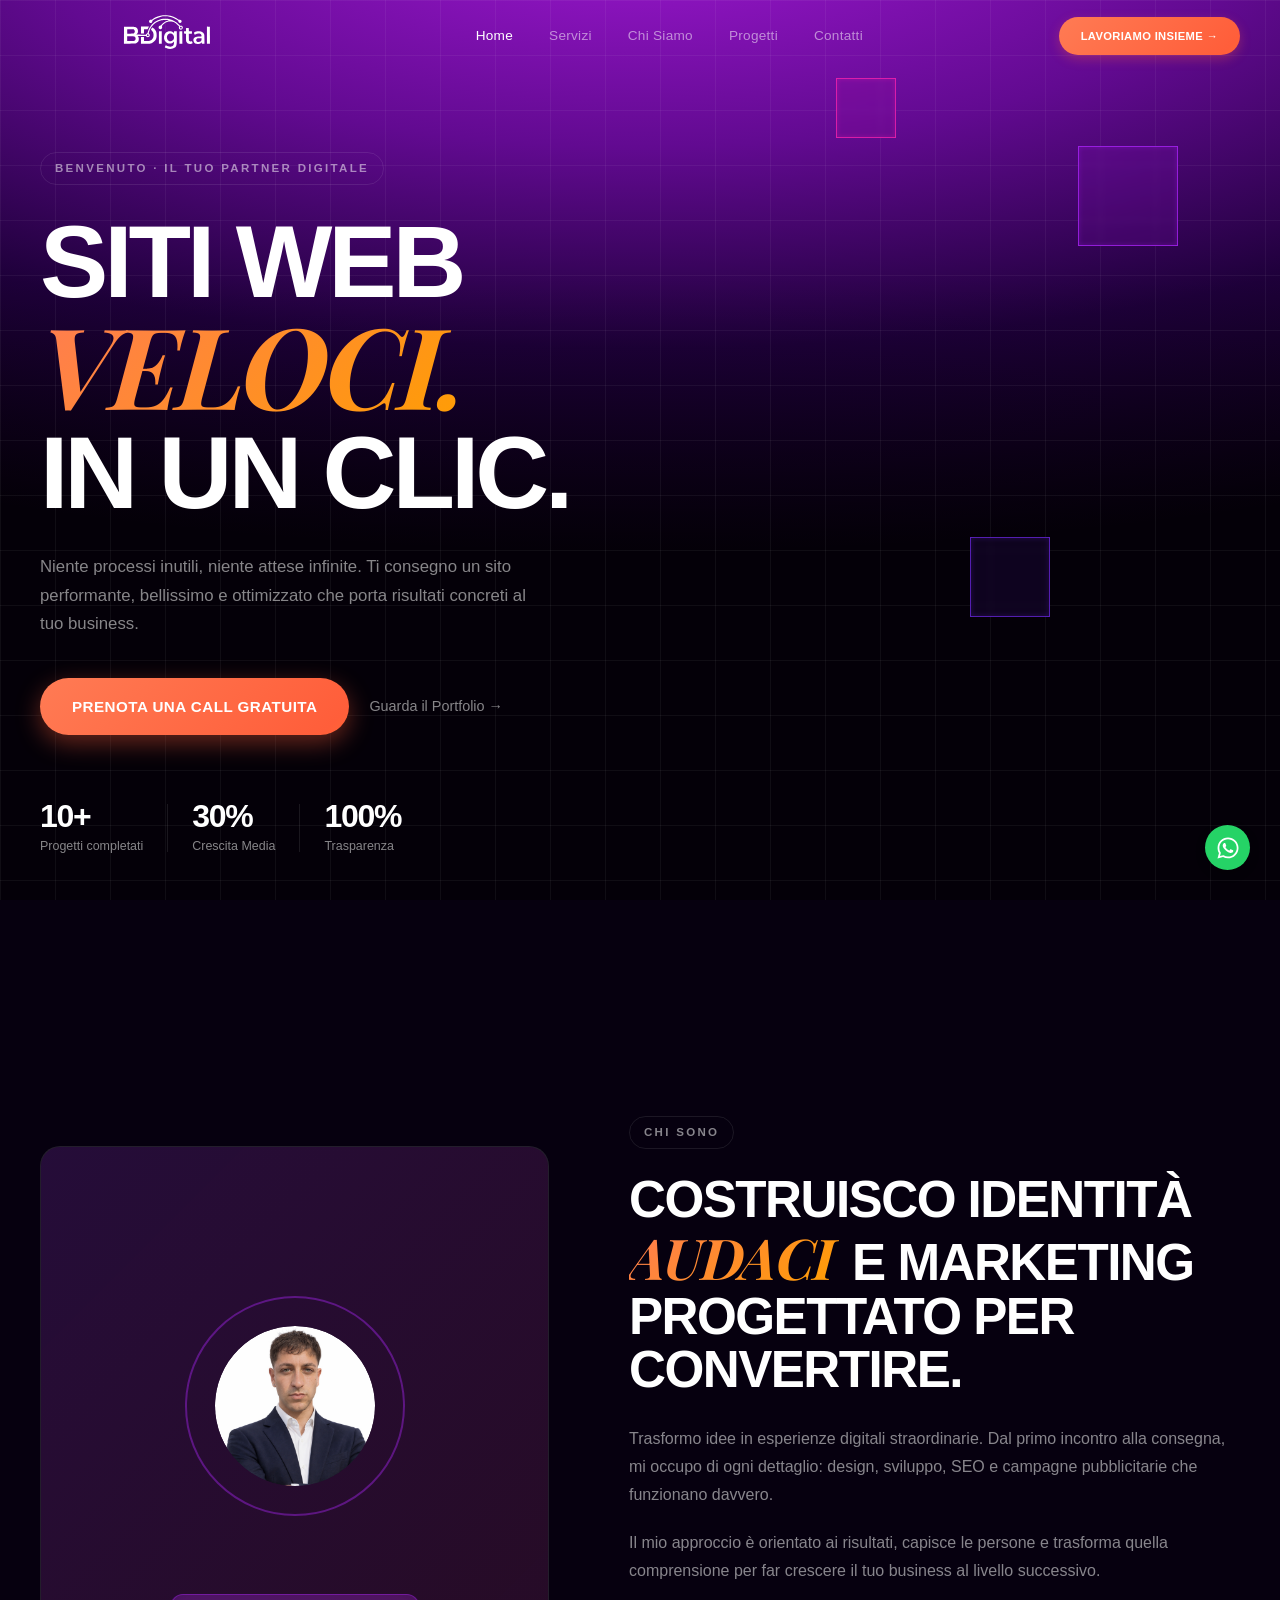
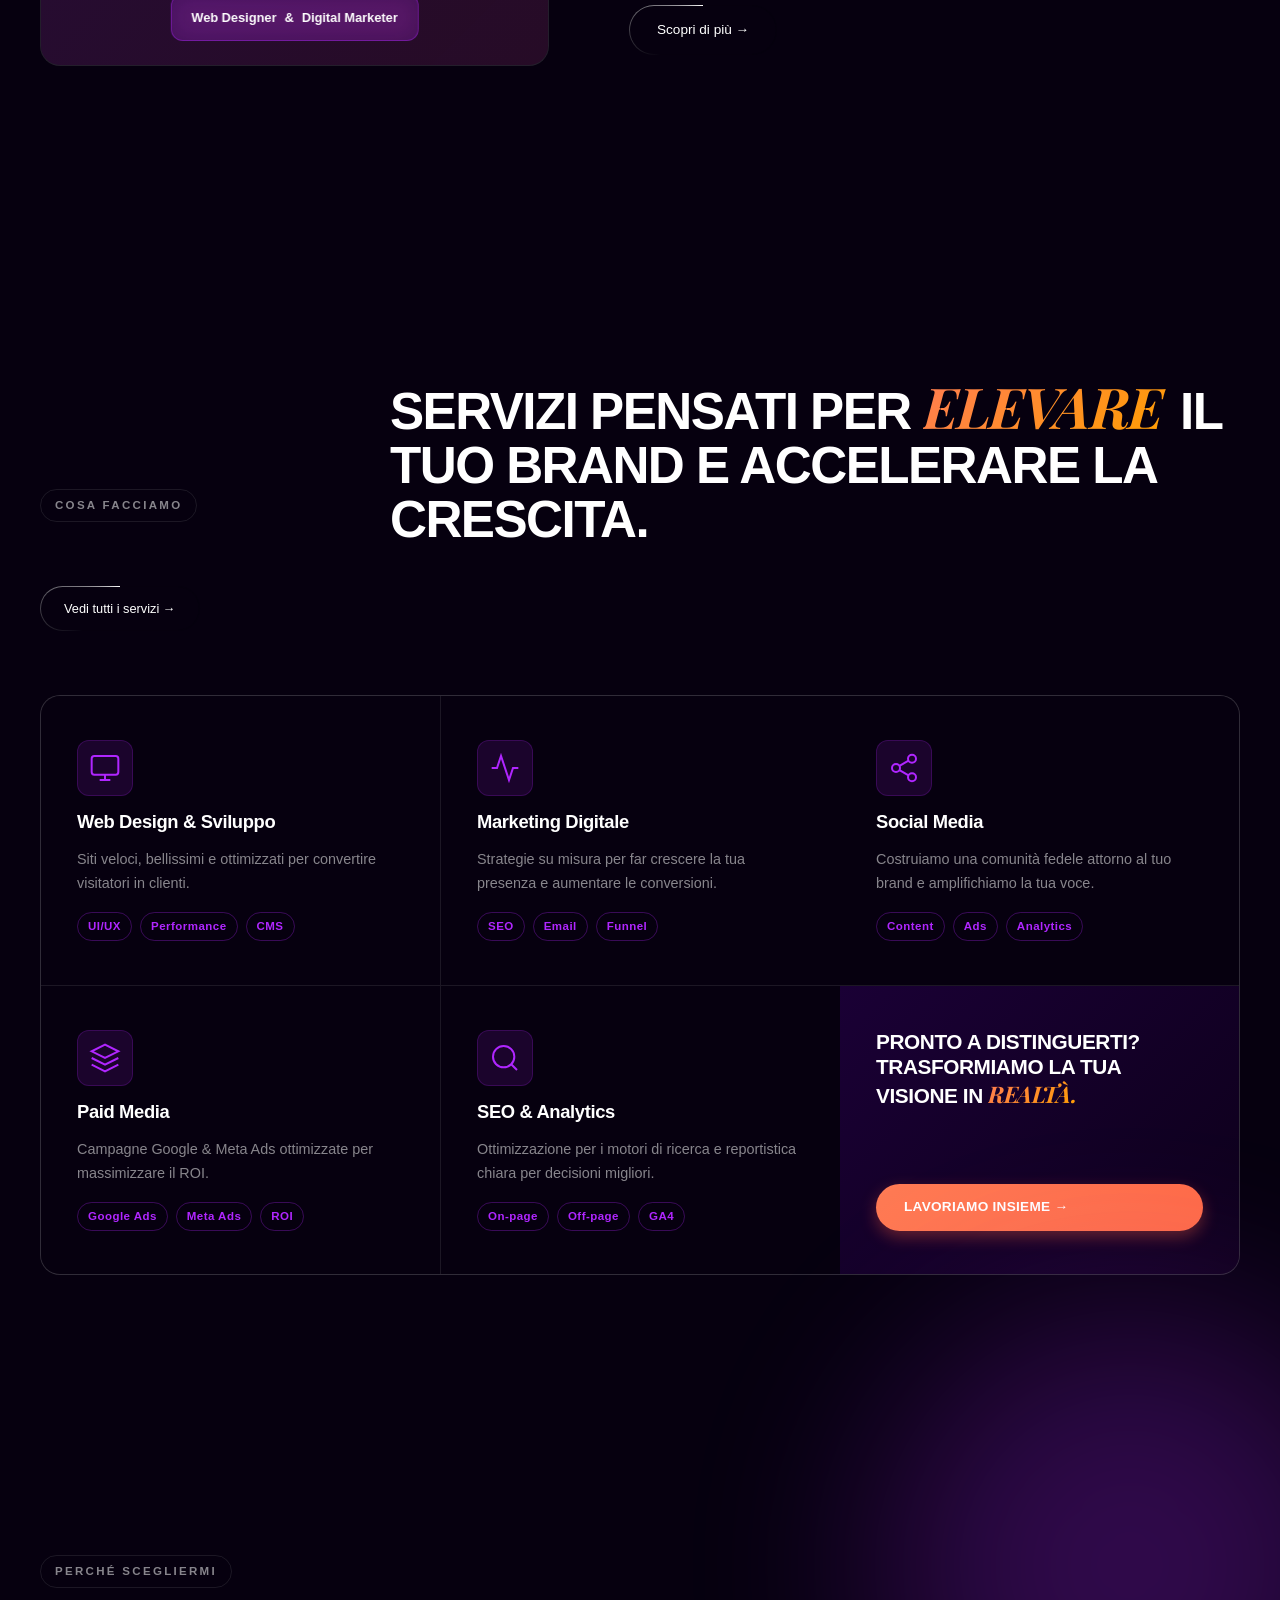
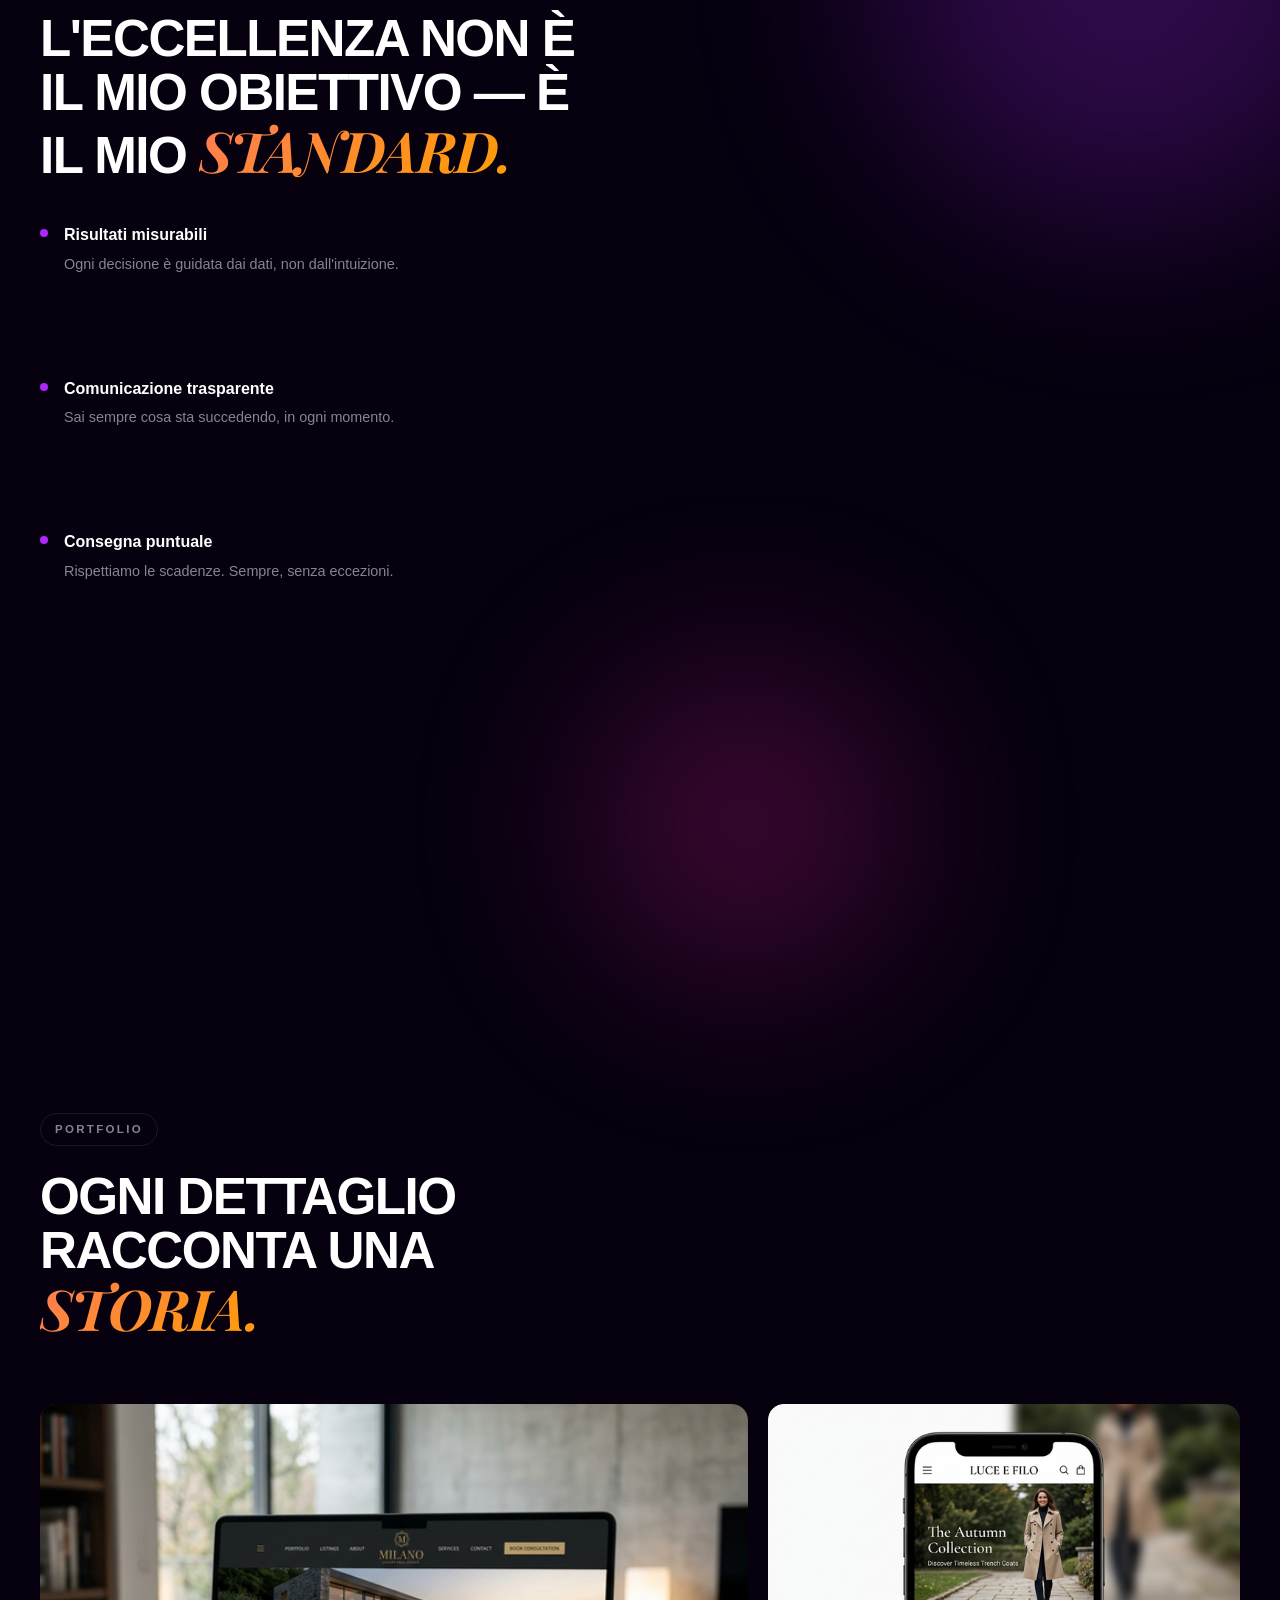
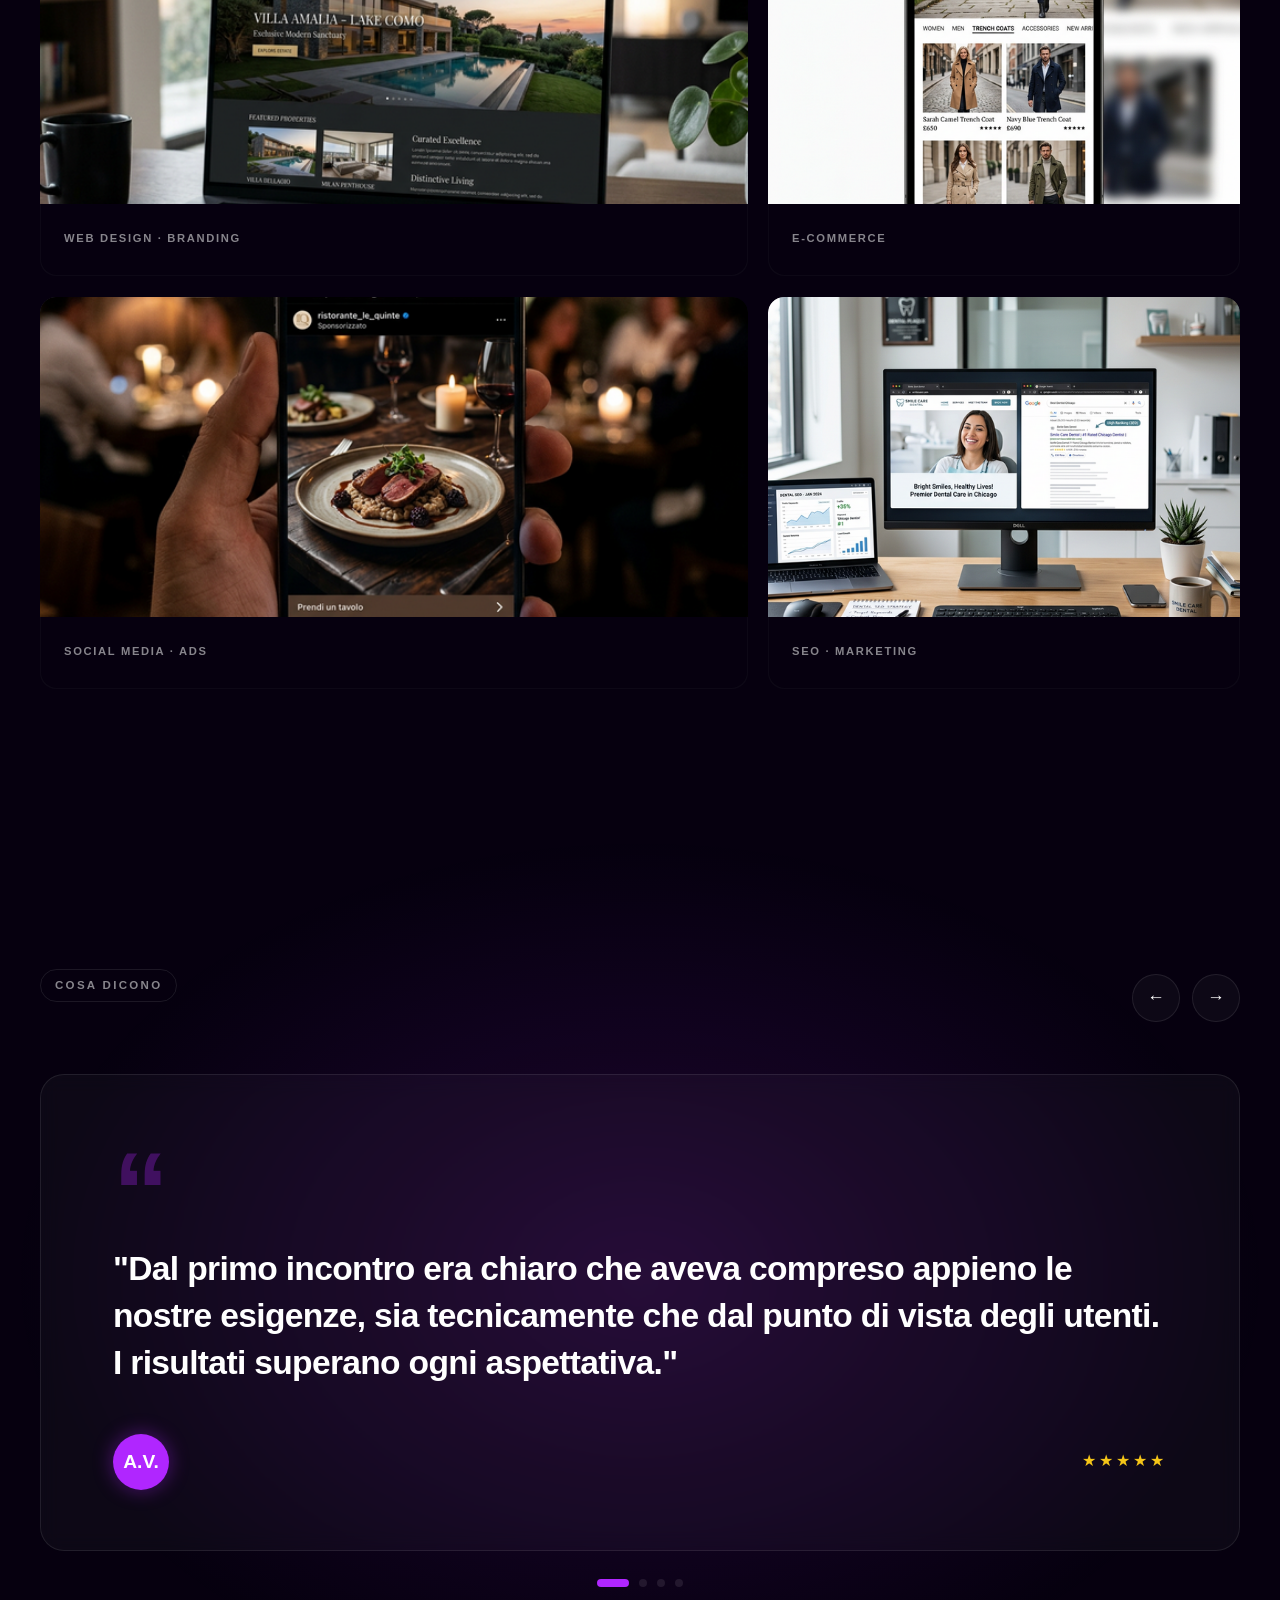
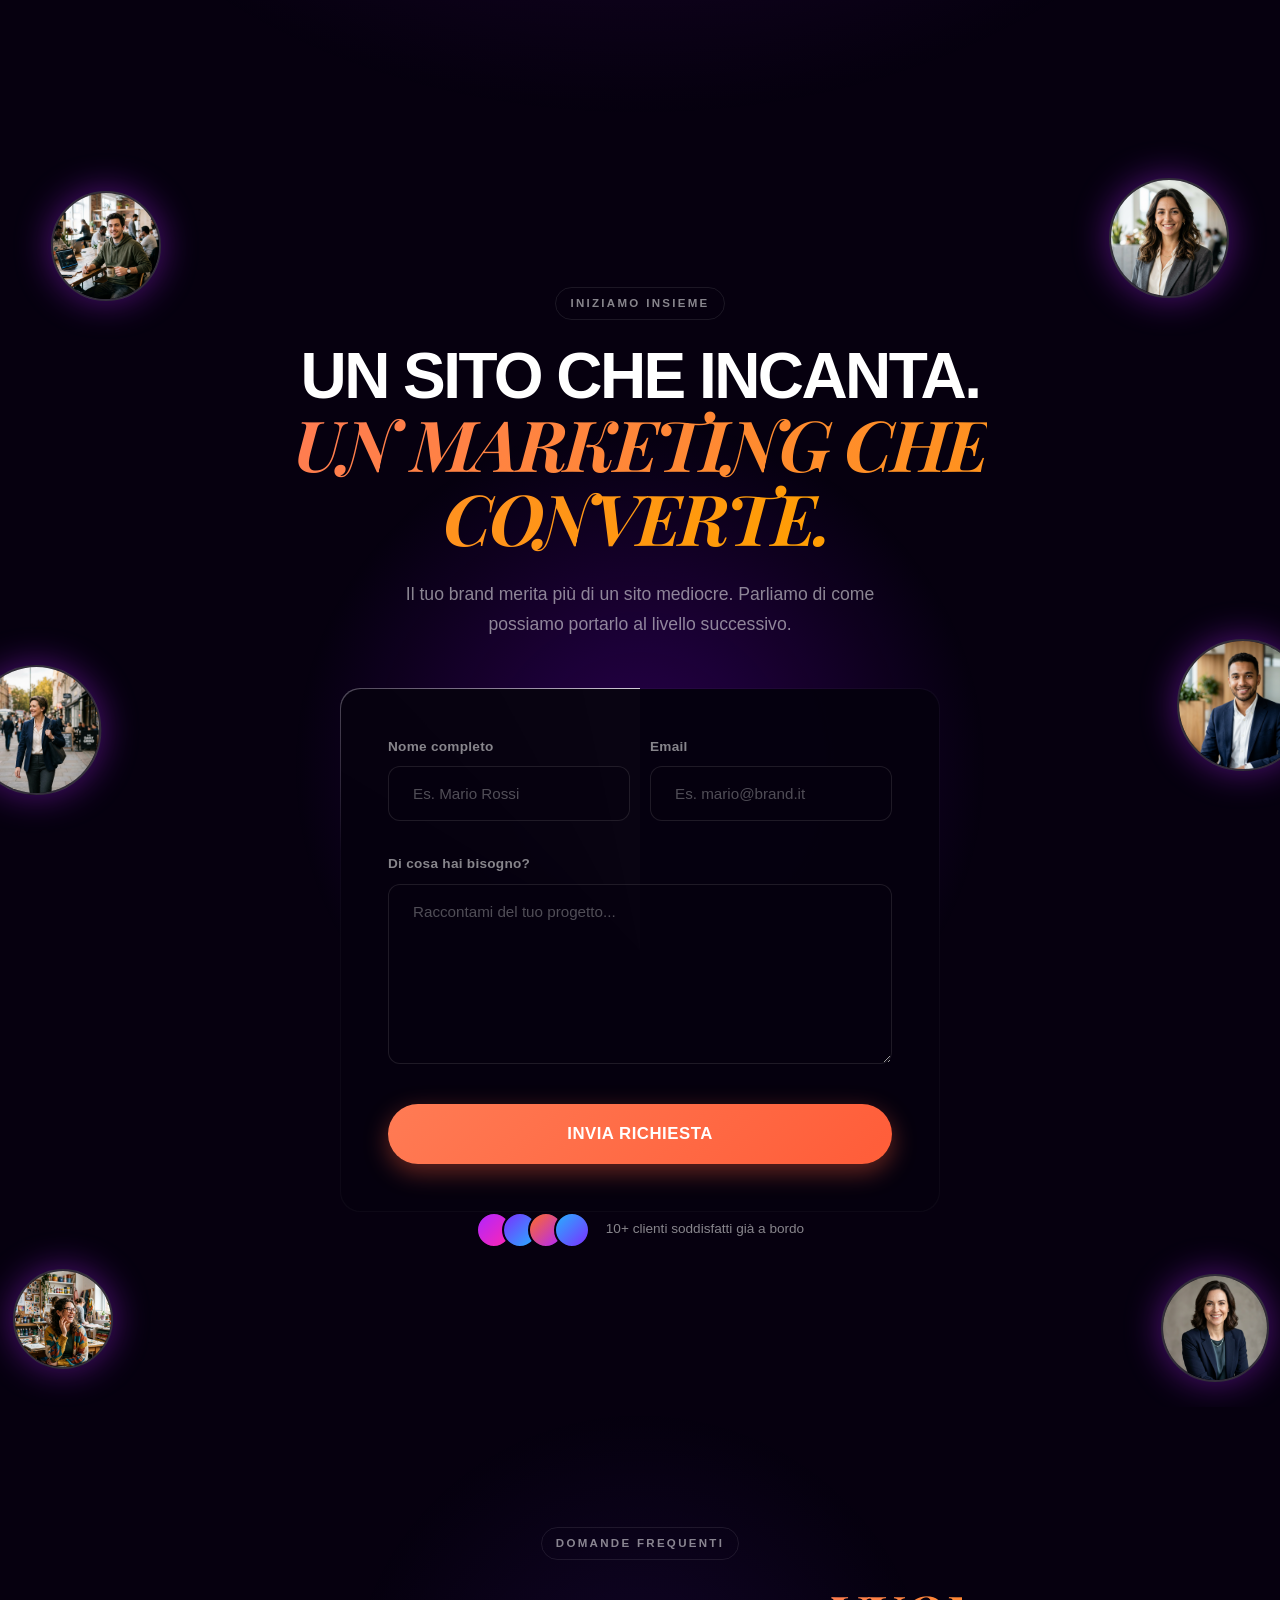
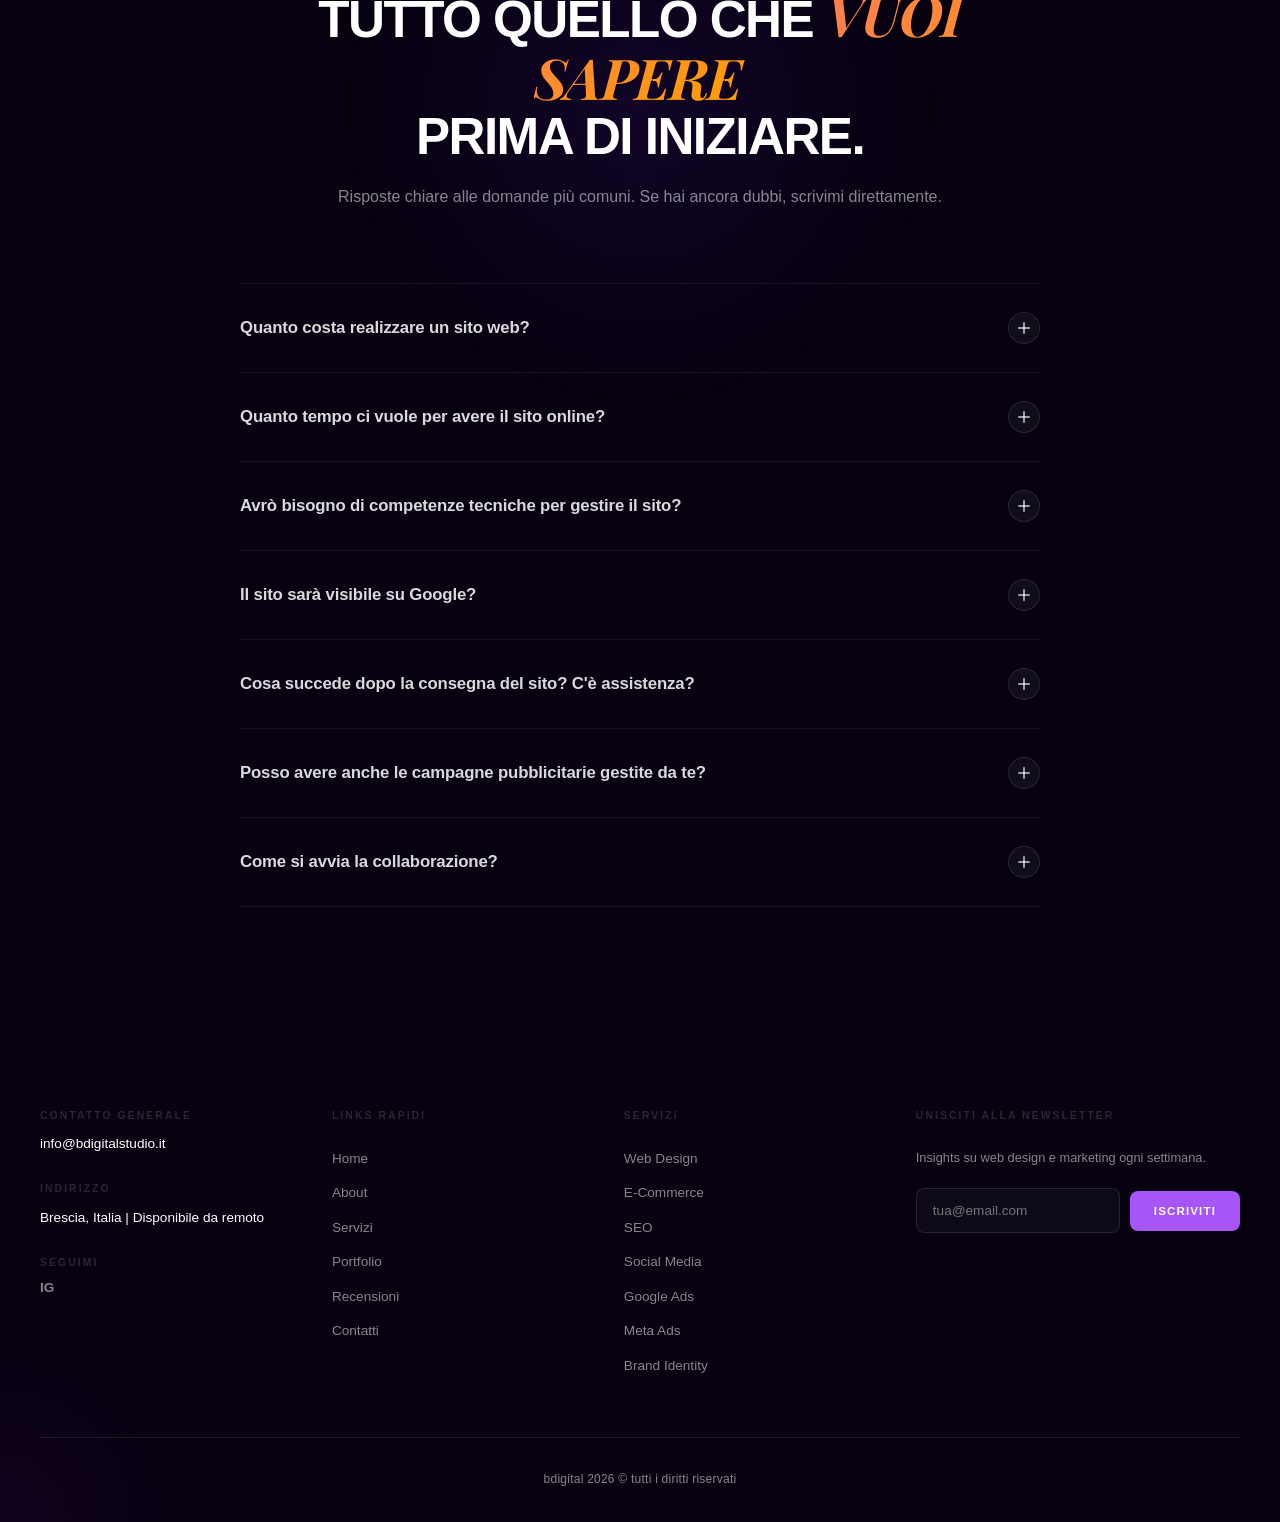
<file: home.html>
<!DOCTYPE html>
<html lang="it">

<head>
    <meta charset="UTF-8" />
    <meta name="viewport" content="width=device-width, initial-scale=1.0" />
    <title>BDigital · Web Design & Digital Marketing</title>
    <meta name="description"
        content="Creo siti web veloci, bellissimi e campagne di marketing digitale che fanno crescere il tuo brand. Risultati concreti, non promesse." />

    <link rel="stylesheet" href="style.css" />
    <link href="https://fonts.googleapis.com/css2?family=Playfair+Display:ital,wght@1,700&display=swap"
        rel="stylesheet">
    <link rel="icon" type="image/svg+xml" href="assets/images/logo/logo.svg">
    <link rel="icon" type="image/png" sizes="512x512" href="assets/images/logo/favicon.png">

    <!-- SEO & Social Sharing -->
    <link rel="canonical" href="https://bdigitalstudio.it/home" />
    <meta property="og:site_name" content="BDigital" />
    <meta property="og:type" content="website" />
    <meta property="og:title" content="BDigital · Web Design & Digital Marketing" />
    <meta property="og:description" content="Creo siti web veloci, bellissimi e campagne di marketing digitale che fanno crescere il tuo brand. Risultati concreti, non promesse." />
    <meta property="og:url" content="https://bdigitalstudio.it/" />
    <meta property="og:image" content="https://bdigitalstudio.it/assets/images/og-image.jpg" />
    <meta name="twitter:card" content="summary_large_image" />
    <meta name="twitter:title" content="BDigital · Web Design & Digital Marketing" />
    <meta name="twitter:description" content="Creo siti web veloci, bellissimi e campagne di marketing digitale che fanno crescere il tuo brand. Risultati concreti, non promesse." />
    <meta name="twitter:image" content="https://bdigitalstudio.it/assets/images/og-image.jpg" />

    <!-- Structured Data (JSON-LD) -->
    <script type="application/ld+json">
    {
      "@context": "https://schema.org",
      "@type": "ProfessionalService",
      "name": "BDigital",
      "image": "https://bdigitalstudio.it/assets/images/logo/logo.svg",
      "@id": "https://bdigitalstudio.it",
      "url": "https://bdigitalstudio.it",
      "telephone": "+393272506011",
      "address": {
        "@type": "PostalAddress",
        "streetAddress": "",
        "addressLocality": "Brescia",
        "postalCode": "",
        "addressCountry": "IT"
      },
      "geo": {
        "@type": "GeoCoordinates",
        "latitude": 45.5415,
        "longitude": 10.2118
      },
      "openingHoursSpecification": {
        "@type": "OpeningHoursSpecification",
        "dayOfWeek": [
          "Monday",
          "Tuesday",
          "Wednesday",
          "Thursday",
          "Friday"
        ],
        "opens": "09:00",
        "closes": "18:00"
      },
      "sameAs": [
        "https://www.instagram.com/bdigitalstudio"
      ]
    }
    </script>
</head>
<!-- Google tag (gtag.js) -->
<script async src="https://www.googletagmanager.com/gtag/js?id=G-4K6QB8HDC2"></script>
<script>
  window.dataLayer = window.dataLayer || [];
  function gtag(){dataLayer.push(arguments);}
  gtag('js', new Date());

  gtag('config', 'G-4K6QB8HDC2');
</script>



<body>

    <!-- ══════════════ GLOBAL BACKGROUND ══════════════ -->
    <div class="global-bg" aria-hidden="true">
        <div class="global-glow"></div>
        <div class="global-vignette"></div>
        <div class="global-grid"></div>
    </div>

    <!-- ═══════════════════════════════ NAVBAR ═══════════════════════════════ -->
    <nav class="navbar" id="navbar">
        <div class="nav-brand">
            <a href="home">
                <svg class="brand-logo" version="1.0" xmlns="http://www.w3.org/2000/svg" width="160" height="40"
                    viewBox="0 0 691 361" preserveAspectRatio="xMidYMid meet">
                    <g transform="translate(0.000000,361.000000) scale(0.100000,-0.100000)" fill="white" stroke="none">
                        <path
                            d="M3627 2690 c-207 -24 -429 -105 -606 -223 -70 -47 -87 -55 -103 -46 -31 17 -93 -15 -113 -57 -29 -61 9 -121 82 -131 56 -7 101 31 105 90 3 38 8 45 63 84 118 83 278 152 460 199 101 26 397 26 510 0 171 -39 315 -100 465 -196 65 -41 70 -46 70 -83 0 -94 131 -132 180 -53 24 40 26 74 4 104 -22 32 -79 54 -109 42 -21 -8 -36 -2 -97 39 -113 76 -243 140 -353 175 -154 49 -401 73 -558 56z" />
                        <path
                            d="M3545 2460 c-310 -67 -555 -243 -717 -515 -40 -67 -102 -228 -113 -291 -5 -34 -11 -42 -40 -53 -20 -7 -43 -26 -55 -46 l-22 -35 -277 0 c-153 0 -281 3 -284 7 -4 3 6 18 22 32 50 46 71 97 71 178 0 90 -23 147 -81 197 -77 65 -113 71 -457 71 l-303 0 -2 -510 -2 -510 345 0 c338 1 346 1 393 23 58 28 113 75 133 113 43 84 36 213 -16 287 l-30 42 245 0 245 0 33 -37 c30 -32 40 -37 83 -37 75 -1 124 44 124 115 0 36 -23 84 -45 92 -23 9 -18 56 16 154 43 121 78 187 150 283 140 186 349 319 583 371 124 27 434 27 451 -1 3 -4 -34 -17 -81 -29 -146 -37 -264 -112 -357 -227 -35 -45 -57 -64 -73 -64 -62 0 -114 -53 -114 -116 0 -73 97 -125 162 -87 55 32 67 78 43 158 -11 36 122 167 225 224 14 7 56 24 94 37 127 44 327 28 441 -35 29 -15 41 -24 116 -81 52 -40 159 -151 159 -166 0 -7 -4 -16 -10 -19 -21 -13 -11 -82 16 -114 76 -91 214 -41 214 77 0 32 -7 48 -35 77 -32 34 -38 37 -83 33 l-49 -3 -91 93 c-150 151 -317 246 -532 303 -115 31 -375 35 -495 9z m1213 -488 c18 -24 11 -52 -19 -75 -21 -15 -31 -17 -48 -8 -30 17 -43 45 -32 75 15 38 71 43 99 8z m-2852 -164 c28 -31 34 -45 34 -82 0 -60 -16 -92 -59 -119 -34 -21 -47 -22 -216 -22 l-180 0 -3 119 c-1 66 0 126 3 134 4 11 40 13 196 10 l191 -3 34 -37z m853 -284 c25 -32 26 -47 5 -68 -21 -21 -80 -21 -88 0 -17 45 5 94 44 94 10 0 28 -12 39 -26z m-848 -116 c74 -33 102 -131 56 -199 -41 -62 -68 -68 -289 -69 l-198 0 0 146 0 146 198 -4 c153 -3 205 -7 233 -20z" />
                        <path
                            d="M2310 1800 l0 -210 90 0 89 0 3 128 3 127 105 3 105 3 43 79 42 80 -240 0 -240 0 0 -210z" />
                        <path d="M6280 1495 l0 -515 90 0 90 0 -2 513 -3 512 -87 3 -88 3 0 -516z" />
                        <path
                            d="M2964 1918 c-9 -17 -25 -47 -36 -66 l-19 -35 49 -46 c74 -70 106 -144 110 -258 8 -190 -71 -311 -230 -358 -42 -12 -90 -15 -199 -13 l-144 3 -3 123 -3 122 -89 0 -90 0 0 -205 0 -205 250 0 c270 0 322 6 415 50 125 60 204 143 251 266 24 61 27 84 28 189 0 167 -23 243 -112 353 -34 43 -126 112 -149 112 -7 0 -20 -14 -29 -32z" />
                        <path
                            d="M5027 1924 c-4 -4 -7 -49 -7 -100 l0 -93 -57 -3 -58 -3 -3 -67 c-3 -65 -2 -68 20 -69 13 -1 30 -2 38 -3 8 -2 25 -3 38 -4 l22 -2 0 -217 c0 -208 1 -220 24 -268 42 -89 115 -135 215 -135 51 0 141 26 153 44 9 13 4 35 -19 89 -12 28 -21 36 -32 31 -9 -3 -34 -8 -57 -11 -35 -5 -46 -1 -75 25 l-34 30 -3 206 -4 206 91 0 90 0 6 33 c4 18 5 51 3 72 l-3 40 -90 5 -90 5 -5 95 -5 95 -75 3 c-42 1 -79 0 -83 -4z" />
                        <path
                            d="M3975 1731 c-89 -16 -193 -94 -233 -175 -80 -159 -52 -359 66 -467 72 -67 141 -93 242 -93 96 0 156 21 208 74 16 16 32 26 36 23 11 -11 6 -89 -9 -140 -19 -63 -46 -98 -98 -126 -84 -44 -255 -22 -350 45 -29 21 -30 21 -44 2 -8 -10 -23 -36 -34 -56 -25 -49 -15 -66 61 -101 177 -84 412 -71 528 29 109 93 123 167 120 629 l-3 350 -82 3 -83 3 0 -51 c0 -27 -4 -50 -8 -50 -5 0 -19 12 -33 26 -57 61 -181 94 -284 75z m203 -160 c72 -37 112 -102 120 -196 5 -65 -17 -136 -56 -178 -25 -29 -86 -57 -137 -64 -158 -21 -284 171 -215 331 23 54 42 76 90 105 47 28 145 29 198 2z" />
                        <path
                            d="M5691 1729 c-55 -9 -172 -61 -191 -84 -8 -10 -4 -27 17 -65 15 -29 33 -54 39 -57 6 -2 28 7 49 21 55 38 102 49 186 45 91 -5 129 -28 154 -94 28 -71 23 -75 -106 -75 -255 0 -351 -53 -376 -206 -9 -55 24 -139 73 -184 34 -31 56 -41 119 -55 114 -26 210 -8 275 51 l39 35 3 -38 3 -38 78 -3 77 -3 0 254 c0 230 -2 259 -21 315 -39 115 -134 177 -287 186 -42 3 -101 1 -131 -5z m264 -484 c0 -64 -14 -92 -64 -131 -37 -27 -168 -33 -205 -9 -32 21 -56 64 -56 99 0 33 54 94 88 99 15 2 74 4 132 3 l105 -1 0 -60z" />
                        <path
                            d="M3397 1723 c-4 -3 -7 -172 -7 -375 l0 -368 85 0 85 0 0 375 0 375 -78 0 c-43 0 -82 -3 -85 -7z" />
                        <path
                            d="M4625 1718 c-3 -7 -4 -175 -3 -373 l3 -360 88 -3 87 -3 -2 373 -3 373 -83 3 c-60 2 -84 -1 -87 -10z" />
                    </g>
                </svg>
            </a>
        </div>
        <div class="nav-links" id="navLinks">
            <a href="home">Home</a>
            <a href="servizi">Servizi</a>
            <a href="chi-siamo">Chi Siamo</a>
            <a href="progetti">Progetti</a>
            <a href="contatti">Contatti</a>
        </div>
        <div class="nav-right">
            <a href="contatti" class="nav-cta" id="navCta">Lavoriamo insieme →</a>
            <button class="menu-toggle" id="menuToggle" aria-label="Menu">
                <span></span><span></span><span></span>
            </button>
        </div>
    </nav>

    <!-- Mobile Menu -->
    <div class="mobile-menu" id="mobileMenu">
        <div class="mobile-menu-inner">
            <a href="home" class="mobile-link">Home</a>
            <a href="servizi" class="mobile-link">Servizi</a>
            <a href="chi-siamo" class="mobile-link">Chi Siamo</a>
            <a href="progetti" class="mobile-link">Progetti</a>
            <a href="contatti" class="mobile-link">Contatti</a>
            <a href="contatti" class="mobile-link mobile-menu-cta">Lavoriamo insieme →</a>
        </div>
    </div>

    <!-- ═══════════════════════════════ HERO ═══════════════════════════════ -->
    <section class="hero" id="hero">
        <div class="hero-bg-shapes">
            <div class="cube cube-1">
                <div class="cube-face cube-front"></div>
                <div class="cube-face cube-back"></div>
                <div class="cube-face cube-left"></div>
                <div class="cube-face cube-right"></div>
                <div class="cube-face cube-top"></div>
                <div class="cube-face cube-bottom"></div>
            </div>
            <div class="cube cube-2">
                <div class="cube-face cube-front"></div>
                <div class="cube-face cube-back"></div>
                <div class="cube-face cube-left"></div>
                <div class="cube-face cube-right"></div>
                <div class="cube-face cube-top"></div>
                <div class="cube-face cube-bottom"></div>
            </div>
            <div class="cube cube-3">
                <div class="cube-face cube-front"></div>
                <div class="cube-face cube-back"></div>
                <div class="cube-face cube-left"></div>
                <div class="cube-face cube-right"></div>
                <div class="cube-face cube-top"></div>
                <div class="cube-face cube-bottom"></div>
            </div>
        </div>

        <div class="hero-content">
            <div class="hero-tag reveal-up">BENVENUTO · IL TUO PARTNER DIGITALE</div>
            <h1 class="hero-title reveal-up">
                SITI WEB<br />
                <span class="serif-highlight highlight">VELOCI.</span><br />
                IN UN CLIC.
            </h1>
            <p class="hero-desc reveal-up">
                Niente processi inutili, niente attese infinite. Ti consegno un sito performante,
                bellissimo e ottimizzato che porta risultati concreti al tuo business.
            </p>
            <div class="hero-actions reveal-up">
                <a href="contatti" class="btn-primary" id="heroCtaBtn">Prenota una Call Gratuita</a>
                <a href="progetti" class="btn-ghost" id="heroWorkBtn">Guarda il Portfolio →</a>
            </div>
            <div class="hero-stats reveal-up">
                <div class="stat">
                    <span class="stat-num">10+</span>
                    <span class="stat-label">Progetti completati</span>
                </div>
                <div class="stat-divider"></div>
                <div class="stat">
                    <span class="stat-num">+30%</span>
                    <span class="stat-label">Crescita Media</span>
                </div>
                <div class="stat-divider"></div>
                <div class="stat">
                    <span class="stat-num">100%</span>
                    <span class="stat-label">Trasparenza</span>
                </div>
            </div>
        </div>
    </section>

    <!-- ═══════════════════════════════ ABOUT ═══════════════════════════════ -->
    <section class="about section-blur" id="about">
        <div class="container">
            <div class="about-grid">
                <div class="about-image-wrap reveal-left">
                    <div class="about-img-card">
                        <div class="about-img-overlay"></div>
                        <div class="about-img-placeholder">
                            <div class="avatar-ring"></div>
                            <div class="avatar-inner">
                                <img src="assets/images/IMG_1176.PNG" alt="Davide"
                                    style="width: 100%; height: 100%; object-fit: cover; border-radius: 50%;" />
                            </div>
                        </div>
                        <div class="about-img-badge">
                            <span>Web Designer</span>
                            <span>&amp;</span>
                            <span>Digital Marketer</span>
                        </div>
                    </div>
                </div>
                <div class="about-text reveal-right">
                    <div class="section-tag">CHI SONO</div>
                    <h2 class="section-title">COSTRUISCO IDENTITÀ <span class="serif-highlight highlight">AUDACI</span>
                        E
                        MARKETING PROGETTATO PER CONVERTIRE.</h2>
                    <p class="about-body">
                        Trasformo idee in esperienze digitali straordinarie. Dal primo incontro alla consegna, mi occupo
                        di ogni dettaglio: design, sviluppo, SEO e campagne pubblicitarie che funzionano davvero.
                    </p>
                    <p class="about-body">
                        Il mio approccio è orientato ai risultati, capisce le persone e trasforma quella comprensione
                        per far
                        crescere il tuo business al livello successivo.
                    </p>
                    <a href="chi-siamo" class="btn-outline" id="aboutViewBtn">Scopri di più →</a>

                </div>
            </div>
        </div>
    </section>

    <!-- ═══════════════════════════════ SERVICES ═══════════════════════════════ -->
    <section class="services section-blur" id="services">
        <div class="container">
            <div class="services-header reveal-up">
                <div class="section-tag">COSA FACCIAMO</div>
                <h2 class="section-title">SERVIZI PENSATI PER <span class="serif-highlight highlight">ELEVARE</span> IL
                    TUO BRAND E
                    ACCELERARE LA CRESCITA.</h2>
                <a href="servizi" class="btn-outline-small" id="servicesTalkBtn">Vedi tutti i servizi →</a>
            </div>

            <div class="services-grid">
                <div class="service-card reveal-up" id="serviceCard1">
                    <div class="service-icon">
                        <svg width="32" height="32" viewBox="0 0 24 24" fill="none" stroke="currentColor"
                            stroke-width="1.5">
                            <rect x="2" y="3" width="20" height="14" rx="2" />
                            <path d="M8 21h8M12 17v4" />
                        </svg>
                    </div>
                    <h3 class="service-name">Web Design &amp; Sviluppo</h3>
                    <p class="service-desc">Siti veloci, bellissimi e ottimizzati per convertire visitatori in clienti.
                    </p>
                    <div class="service-tags">
                        <span>UI/UX</span><span>Performance</span><span>CMS</span>
                    </div>
                </div>

                <div class="service-card reveal-up" id="serviceCard2">
                    <div class="service-icon">
                        <svg width="32" height="32" viewBox="0 0 24 24" fill="none" stroke="currentColor"
                            stroke-width="1.5">
                            <path d="M22 12h-4l-3 9L9 3l-3 9H2" />
                        </svg>
                    </div>
                    <h3 class="service-name">Marketing Digitale</h3>
                    <p class="service-desc">Strategie su misura per far crescere la tua presenza e aumentare le
                        conversioni.</p>
                    <div class="service-tags">
                        <span>SEO</span><span>Email</span><span>Funnel</span>
                    </div>
                </div>

                <div class="service-card reveal-up" id="serviceCard3">
                    <div class="service-icon">
                        <svg width="32" height="32" viewBox="0 0 24 24" fill="none" stroke="currentColor"
                            stroke-width="1.5">
                            <circle cx="18" cy="5" r="3" />
                            <circle cx="6" cy="12" r="3" />
                            <circle cx="18" cy="19" r="3" />
                            <line x1="8.59" y1="13.51" x2="15.42" y2="17.49" />
                            <line x1="15.41" y1="6.51" x2="8.59" y2="10.49" />
                        </svg>
                    </div>
                    <h3 class="service-name">Social Media</h3>
                    <p class="service-desc">Costruiamo una comunità fedele attorno al tuo brand e amplifichiamo la tua
                        voce.</p>
                    <div class="service-tags">
                        <span>Content</span><span>Ads</span><span>Analytics</span>
                    </div>
                </div>

                <div class="service-card reveal-up" id="serviceCard4">
                    <div class="service-icon">
                        <svg width="32" height="32" viewBox="0 0 24 24" fill="none" stroke="currentColor"
                            stroke-width="1.5">
                            <path d="M12 2L2 7l10 5 10-5-10-5z" />
                            <path d="M2 17l10 5 10-5" />
                            <path d="M2 12l10 5 10-5" />
                        </svg>
                    </div>
                    <h3 class="service-name">Paid Media</h3>
                    <p class="service-desc">Campagne Google &amp; Meta Ads ottimizzate per massimizzare il ROI.</p>
                    <div class="service-tags">
                        <span>Google Ads</span><span>Meta Ads</span><span>ROI</span>
                    </div>
                </div>

                <div class="service-card reveal-up" id="serviceCard5">
                    <div class="service-icon">
                        <svg width="32" height="32" viewBox="0 0 24 24" fill="none" stroke="currentColor"
                            stroke-width="1.5">
                            <circle cx="11" cy="11" r="8" />
                            <path d="m21 21-4.35-4.35" />
                        </svg>
                    </div>
                    <h3 class="service-name">SEO &amp; Analytics</h3>
                    <p class="service-desc">Ottimizzazione per i motori di ricerca e reportistica chiara per decisioni
                        migliori.</p>
                    <div class="service-tags">
                        <span>On-page</span><span>Off-page</span><span>GA4</span>
                    </div>
                </div>

                <div class="service-card service-card-cta reveal-up" id="serviceCard6">
                    <h3 class="service-cta-title">PRONTO A DISTINGUERTI? TRASFORMIAMO LA TUA VISIONE IN <span
                            class="serif-highlight highlight">REALTÀ.</span></h3>
                    <a href="contatti" class="btn-primary-sm" id="serviceContactBtn">Lavoriamo insieme →</a>
                </div>
            </div>
        </div>
    </section>

    <!-- ═══════════════════════════════ EXCELLENCE ═══════════════════════════════ -->
    <section class="excellence section-blur" id="excellence">
        <div class="excellence-bg">
            <div class="exc-glow exc-glow-1"></div>
            <div class="exc-glow exc-glow-2"></div>
        </div>
        <div class="container">
            <div class="excellence-inner">
                <div class="excellence-text reveal-left">
                    <div class="section-tag">PERCHÉ SCEGLIERMI</div>
                    <h2 class="section-title">L'ECCELLENZA NON È IL MIO OBIETTIVO — È IL MIO <span
                            class="serif-highlight highlight">STANDARD.</span></h2>
                    <div class="excellence-features">
                        <div class="exc-feature">
                            <div class="exc-dot"></div>
                            <div>
                                <strong>Risultati misurabili</strong>
                                <p>Ogni decisione è guidata dai dati, non dall'intuizione.</p>
                            </div>
                        </div>
                        <div class="exc-feature">
                            <div class="exc-dot"></div>
                            <div>
                                <strong>Comunicazione trasparente</strong>
                                <p>Sai sempre cosa sta succedendo, in ogni momento.</p>
                            </div>
                        </div>
                        <div class="exc-feature">
                            <div class="exc-dot"></div>
                            <div>
                                <strong>Consegna puntuale</strong>
                                <p>Rispettiamo le scadenze. Sempre, senza eccezioni.</p>
                            </div>
                        </div>
                    </div>
                </div>
            </div>
        </div>
        </div>
    </section>

    <!-- ═══════════════════════════════ PORTFOLIO ═══════════════════════════════ -->
    <section class="works section-blur" id="works">
        <div class="container">
            <div class="works-header reveal-up">
                <div class="section-tag">PORTFOLIO</div>
                <h2 class="section-title">OGNI DETTAGLIO RACCONTA UNA<br /><span
                        class="serif-highlight highlight">STORIA.</span></h2>
            </div>
            <div class="works-grid">
                <div class="work-item work-item-large reveal-up" id="work1">
                    <div class="work-img"
                        style="background-image: url('assets/images/real_estate_mockup.png'); background-size: cover; background-position: center 25%;">
                        <div class="work-img-inner">
                        </div>
                    </div>
                    <div class="work-info">
                        <span class="work-type">WEB DESIGN · BRANDING</span>
                        <h4 class="work-title"></h4>
                    </div>
                </div>
                <div class="work-item reveal-up" id="work2">
                    <div class="work-img"
                        style="background-image: url('assets/images/ecommerce_mockup.png'); background-size: cover; background-position: center 15%;">
                        <div class="work-img-inner">
                        </div>
                    </div>
                    <div class="work-info">
                        <span class="work-type">E-COMMERCE</span>
                        <h4 class="work-title"></h4>
                    </div>
                </div>
                <div class="work-item reveal-up" id="work3">
                    <div class="work-img"
                        style="background-image: url('assets/images/restaurant_ads_mockup.png'); background-size: cover; background-position: center;">
                        <div class="work-img-inner">
                        </div>
                    </div>
                    <div class="work-info">
                        <span class="work-type">SOCIAL MEDIA · ADS</span>
                        <h4 class="work-title"></h4>
                    </div>
                </div>
                <div class="work-item reveal-up" id="work4">
                    <div class="work-img"
                        style="background-image: url('assets/images/dentist_seo_mockup.png'); background-size: cover; background-position: center;">
                        <div class="work-img-inner">
                        </div>
                    </div>
                    <div class="work-info">
                        <span class="work-type">SEO · MARKETING</span>
                        <h4 class="work-title"></h4>
                    </div>
                </div>
            </div>
        </div>
    </section>

    <!-- ═══════════════════════════════ TESTIMONIALS SLIDER ═══════════════════════════════ -->
    <section class="testimonials section-blur" id="testimonials">
        <div class="testi-slider-bg" id="testiSliderBg"></div>
        <div class="container">
            <div class="testi-header reveal-up">
                <div class="section-tag">COSA DICONO</div>
                <div class="testi-nav">
                    <button class="testi-btn" id="testiPrev" aria-label="precedente">←</button>
                    <button class="testi-btn" id="testiNext" aria-label="successivo">→</button>
                </div>
            </div>

            <!-- Slider Track -->
            <div class="testi-track-wrap reveal-up">
                <div class="testi-track" id="testiTrack">

                    <!-- Slide 1 -->
                    <div class="testi-slide" data-color="#b026ff" data-color2="#ff26b0">
                        <div class="slide-quote-mark">&ldquo;</div>
                        <blockquote class="slide-quote">"Dal primo incontro era chiaro che aveva compreso appieno le
                            nostre esigenze, sia tecnicamente che dal punto di vista degli utenti. I risultati superano
                            ogni aspettativa."</blockquote>
                        <div class="slide-author">
                            <div class="slide-avatar"><span style="background: #b026ff">A.V.</span></div>
                            <div class="slide-info">

                            </div>
                            <div class="slide-stars">★★★★★</div>
                        </div>
                    </div>

                    <!-- Slide 2 -->
                    <div class="testi-slide" data-color="#7b2fff" data-color2="#26b0ff">
                        <div class="slide-quote-mark">&ldquo;</div>
                        <blockquote class="slide-quote">"Il sito ha incrementato sensibilmente le nostre richieste di preventivo, migliorando la qualità dei lead acquisiti. Comunicazione impeccabile e risultati concreti."
                        </blockquote>
                        <div class="slide-author">
                            <div class="slide-avatar"><span style="background: #7b2fff">M.B.</span></div>
                            <div class="slide-info">

                            </div>
                            <div class="slide-stars">★★★★★</div>
                        </div>
                    </div>

                    <!-- Slide 3 -->
                    <div class="testi-slide" data-color="#ff26b0" data-color2="#ff6b26">
                        <div class="slide-quote-mark">&ldquo;</div>
                        <blockquote class="slide-quote">"Professionale, veloce e con un occhio estetico unico. In pochi
                            mesi le vendite online sono cresciute del 25% con una strategia mirata. Consiglio assolutamente."</blockquote>
                        <div class="slide-author">
                            <div class="slide-avatar"><span style="background: #ff26b0">G.R.</span></div>
                            <div class="slide-info">

                            </div>
                            <div class="slide-stars">★★★★★</div>
                        </div>
                    </div>

                    <!-- Slide 4 -->
                    <div class="testi-slide" data-color="#26b0ff" data-color2="#7b2fff">
                        <div class="slide-quote-mark">&ldquo;</div>
                        <blockquote class="slide-quote">"Le campagne Google Ads hanno abbassato il costo per
                            acquisizione del 20% grazie ad un'ottimizzazione continua. Ottimo investimento."
                        </blockquote>
                        <div class="slide-author">
                            <div class="slide-avatar"><span style="background: #26b0ff">L.M.</span></div>
                            <div class="slide-info">

                            </div>
                            <div class="slide-stars">★★★★★</div>
                        </div>
                    </div>

                </div><!-- /.testi-track -->
            </div><!-- /.testi-track-wrap -->

            <!-- Dots -->
            <div class="testi-dots" id="testiDots">
                <button class="testi-dot active" data-index="0"></button>
                <button class="testi-dot" data-index="1"></button>
                <button class="testi-dot" data-index="2"></button>
                <button class="testi-dot" data-index="3"></button>
            </div>
        </div>
    </section>

    <!-- ═══════════════════════════════ CTA ═══════════════════════════════ -->
    <!-- ═══════════════════════════════ CTA ═══════════════════════════════ -->
    <section class="cta-section section-blur" id="contact">

        <!-- Floating avatar circles with pulse rings -->
        <div class="float-avatars" aria-hidden="true">
            <!-- Top-left -->
            <div class="float-av float-av-1">
                <div class="pulse-ring"></div>
                <div class="pulse-ring delay1"></div>
                <div class="av-circle"><img src="assets/images/avatar_1.png" alt="Alessandro Villa" /></div>
            </div>
            <!-- Mid-left -->
            <div class="float-av float-av-2">
                <div class="pulse-ring"></div>
                <div class="pulse-ring delay1"></div>
                <div class="av-circle"><img src="assets/images/avatar_2.png" alt="Lorenzo Martini" /></div>
            </div>
            <!-- Bottom-left (partial) -->
            <div class="float-av float-av-3">
                <div class="pulse-ring"></div>
                <div class="pulse-ring delay1"></div>
                <div class="av-circle"><img src="assets/images/avatar_3.png" alt="Giulia Romano" /></div>
            </div>
            <!-- Top-right -->
            <div class="float-av float-av-4">
                <div class="pulse-ring"></div>
                <div class="pulse-ring delay1"></div>
                <div class="av-circle"><img src="assets/images/avatar_4.png" alt="Marco Bianchi" /></div>
            </div>
            <!-- Mid-right -->
            <div class="float-av float-av-5">
                <div class="pulse-ring"></div>
                <div class="pulse-ring delay1"></div>
                <div class="av-circle"><img src="assets/images/avatar_5.png" alt="Cliente soddisfatto" /></div>
            </div>
            <!-- Bottom-right (partial) -->
            <div class="float-av float-av-6">
                <div class="pulse-ring"></div>
                <div class="pulse-ring delay1"></div>
                <div class="av-circle"><img src="assets/images/avatar_6.png" alt="Cliente soddisfatta" /></div>
            </div>
        </div>

        <div class="container">
            <div class="cta-inner reveal-up">
                <div class="section-tag">INIZIAMO INSIEME</div>
                <h2 class="cta-title">UN SITO CHE INCANTA. <span class="serif-highlight highlight">UN MARKETING CHE
                        CONVERTE.</span>
                </h2>
                <p class="cta-desc">Il tuo brand merita più di un sito mediocre. Parliamo di come possiamo portarlo al
                    livello successivo.</p>
                <div class="cta-form-wrapper">
                    <form action="https://formsubmit.co/info@bdigitalstudio.it" method="POST" class="cta-form"
                        id="contactForm">
                        <!-- Redirige l'utente dopo l'invio (Fallback) -->
                        <input type="hidden" name="_next"
                            value="https://belpietrodavide01-beep.github.io/sito-web-personale/">
                        <!-- Disabilita la pagina intermedia del CAPTCHA per uno scorrimento più fluido -->
                        <input type="hidden" name="_captcha" value="false">
                        <input type="hidden" name="_subject" value="Nuovo lead dal sito web!">
                        <input type="hidden" name="_template" value="table">
                        <input type="text" name="_honey" style="display:none">

                        <div class="form-row">
                            <div class="form-group">
                                <label for="name">Nome completo</label>
                                <input type="text" id="name" name="name" placeholder="Es. Mario Rossi" required>
                            </div>
                            <div class="form-group">
                                <label for="email">Email</label>
                                <input type="email" id="email" name="email" placeholder="Es. mario@brand.it" required>
                            </div>
                        </div>
                        <div class="form-group">
                            <label for="message">Di cosa hai bisogno?</label>
                            <textarea id="message" name="message" placeholder="Raccontami del tuo progetto..." rows="4"
                                required></textarea>
                        </div>
                        <button type="submit" class="btn-primary btn-large btn-submit" id="contactSubmitBtn">Invia
                            Richiesta</button>
                    </form>

                    <!-- Messaggio di Successo (Nascosto di default) -->
                    <div id="contactSuccess" class="cta-success-message" style="display: none;">
                        <div class="success-icon">✓</div>
                        <h3>Messaggio Inviato!</h3>
                        <p>Grazie per avermi contattato. Ti risponderò il prima possibile, solitamente entro 24 ore.</p>
                        <button class="btn-outline-sm" onclick="location.reload()">Invia un altro messaggio</button>
                    </div>
                </div>
                <div class="cta-clients">
                    <div class="client-avatars">
                        <div class="client-avatar ca1"></div>
                        <div class="client-avatar ca2"></div>
                        <div class="client-avatar ca3"></div>
                        <div class="client-avatar ca4"></div>
                    </div>
                    <span>10+ clienti soddisfatti già a bordo</span>
                </div>
            </div>
        </div>
    </section>

    <!-- ═══════════════════════════════ FAQ ═══════════════════════════════ -->
    <section class="faq-section section-blur" id="faq">
        <div class="container">
            <div class="faq-header reveal-up">
                <div class="section-tag">DOMANDE FREQUENTI</div>
                <h2 class="section-title">TUTTO QUELLO CHE <span class="serif-highlight highlight">VUOI
                        SAPERE</span><br>PRIMA DI INIZIARE.</h2>
                <p class="faq-intro">Risposte chiare alle domande più comuni. Se hai ancora dubbi, scrivimi
                    direttamente.</p>
            </div>

            <div class="faq-list reveal-up" id="faqList">

                <div class="faq-item" id="faqItem1">
                    <button class="faq-question" aria-expanded="false" aria-controls="faqAnswer1" id="faqBtn1">
                        <span>Quanto costa realizzare un sito web?</span>
                        <span class="faq-icon" aria-hidden="true"></span>
                    </button>
                    <div class="faq-answer" id="faqAnswer1" role="region" aria-labelledby="faqBtn1">
                        <p>Il prezzo dipende dalla complessità del progetto. Un sito vetrina professionale parte da
                            circa <strong>500–900€</strong>, mentre soluzioni più articolate (e-commerce, funnel di
                            marketing, animazioni custom) possono variare tra i <strong>1.000€ e i 3.000€+</strong>.
                            Dopo una breve call gratuita, ti fornirò un preventivo su misura senza impegno.</p>
                    </div>
                </div>

                <div class="faq-item" id="faqItem2">
                    <button class="faq-question" aria-expanded="false" aria-controls="faqAnswer2" id="faqBtn2">
                        <span>Quanto tempo ci vuole per avere il sito online?</span>
                        <span class="faq-icon" aria-hidden="true"></span>
                    </button>
                    <div class="faq-answer" id="faqAnswer2" role="region" aria-labelledby="faqBtn2">
                        <p>I tempi medi di consegna sono di <strong>7–14 giorni lavorativi</strong> per un sito vetrina
                            completo. Per progetti più complessi (e-commerce, integrazioni avanzate) il processo dura
                            tipicamente 3–6 settimane. Lavoriamo in modo trasparente: ricevi aggiornamenti regolari
                            sull'avanzamento e hai voce in capitolo in ogni fase.</p>
                    </div>
                </div>

                <div class="faq-item" id="faqItem3">
                    <button class="faq-question" aria-expanded="false" aria-controls="faqAnswer3" id="faqBtn3">
                        <span>Avrò bisogno di competenze tecniche per gestire il sito?</span>
                        <span class="faq-icon" aria-hidden="true"></span>
                    </button>
                    <div class="faq-answer" id="faqAnswer3" role="region" aria-labelledby="faqBtn3">
                        <p>Assolutamente no. I siti che realizzo integrano pannelli di gestione intuitivi (come CMS su
                            misura o WordPress) che ti permettono di aggiornare testi, immagini e contenuti <strong>in
                                totale autonomia</strong>, anche senza esperienza tecnica. Ti fornisco anche una breve
                            guida video personalizzata a fine progetto.</p>
                    </div>
                </div>

                <div class="faq-item" id="faqItem4">
                    <button class="faq-question" aria-expanded="false" aria-controls="faqAnswer4" id="faqBtn4">
                        <span>Il sito sarà visibile su Google?</span>
                        <span class="faq-icon" aria-hidden="true"></span>
                    </button>
                    <div class="faq-answer" id="faqAnswer4" role="region" aria-labelledby="faqBtn4">
                        <p>Sì. Ogni sito che realizzo include una <strong>ottimizzazione SEO on-page di base</strong>:
                            struttura corretta dei titoli, meta tag, velocità di caricamento, sitemap e schema markup.
                            Per risultati più ambiziosi offro anche pacchetti SEO avanzati (link building, content
                            strategy, SEO locale) che posizionano il tuo sito in cima ai risultati di ricerca.</p>
                    </div>
                </div>

                <div class="faq-item" id="faqItem5">
                    <button class="faq-question" aria-expanded="false" aria-controls="faqAnswer5" id="faqBtn5">
                        <span>Cosa succede dopo la consegna del sito? C'è assistenza?</span>
                        <span class="faq-icon" aria-hidden="true"></span>
                    </button>
                    <div class="faq-answer" id="faqAnswer5" role="region" aria-labelledby="faqBtn5">
                        <p>Ogni progetto include <strong>30 giorni di assistenza gratuita</strong> per correzioni e
                            piccole modifiche post-lancio. Dopodichè è possibile attivare un piano di manutenzione
                            mensile che copre aggiornamenti, backup automatici, monitoraggio delle performance e
                            supporto prioritario. Non ti lascio mai solo.</p>
                    </div>
                </div>

                <div class="faq-item" id="faqItem6">
                    <button class="faq-question" aria-expanded="false" aria-controls="faqAnswer6" id="faqBtn6">
                        <span>Posso avere anche le campagne pubblicitarie gestite da te?</span>
                        <span class="faq-icon" aria-hidden="true"></span>
                    </button>
                    <div class="faq-answer" id="faqAnswer6" role="region" aria-labelledby="faqBtn6">
                        <p>Sì, è uno dei miei servizi principali. Gestisco campagne <strong>Google Ads e Meta
                                Ads</strong> (Facebook & Instagram) dalla strategia alla creazione dei creativi, fino
                            all'ottimizzazione continua. Il mio obiettivo è sempre lo stesso: massimizzare il ritorno
                            sull'investimento abbassando il costo per acquisizione cliente.</p>
                    </div>
                </div>

                <div class="faq-item" id="faqItem7">
                    <button class="faq-question" aria-expanded="false" aria-controls="faqAnswer7" id="faqBtn7">
                        <span>Come si avvia la collaborazione?</span>
                        <span class="faq-icon" aria-hidden="true"></span>
                    </button>
                    <div class="faq-answer" id="faqAnswer7" role="region" aria-labelledby="faqBtn7">
                        <p>È semplicissimo: <strong>compila il modulo qui sopra</strong> o scrivimi direttamente via
                            email. Ti rispondo entro 24 ore per fissare una call gratuita di 30 minuti in cui capisco le
                            tue esigenze, ti propongo la soluzione migliore e ti invio un preventivo dettagliato. Nessun
                            impegno, nessun costo nascosto.</p>
                    </div>
                </div>

            </div><!-- /.faq-list -->
        </div>
    </section>

    <!-- ═══════════════════════════════ FOOTER ═══════════════════════════════ -->
    <footer class="footer" id="footer">
        <div class="container">
            <div class="footer-grid">
                <div class="footer-col footer-brand-col">
                    <div class="footer-contact">
                        <div class="footer-contact-label">CONTATTO GENERALE</div>
                        <a href="mailto:info@bdigitalstudio.it">info@bdigitalstudio.it</a>
                    </div>
                    <div class="footer-contact">
                        <div class="footer-contact-label">INDIRIZZO</div>
                        <span>Brescia, Italia | Disponibile da remoto</span>
                    </div>
                    <div class="footer-social">
                        <div class="footer-contact-label">SEGUIMI</div>
                        <div class="social-links">
                            <a href="#" id="footerIg">IG</a>
                        </div>
                    </div>
                </div>

                <div class="footer-col">
                    <div class="footer-nav-label">LINKS RAPIDI</div>
                    <nav class="footer-nav">
                        <a href="#hero">Home</a>
                        <a href="#about">About</a>
                        <a href="#services">Servizi</a>
                        <a href="#works">Portfolio</a>
                        <a href="#testimonials">Recensioni</a>
                        <a href="#contact">Contatti</a>
                    </nav>
                </div>

                <div class="footer-col">
                    <div class="footer-nav-label">SERVIZI</div>
                    <nav class="footer-nav">
                        <a href="#services">Web Design</a>
                        <a href="#services">E-Commerce</a>
                        <a href="#services">SEO</a>
                        <a href="#services">Social Media</a>
                        <a href="#services">Google Ads</a>
                        <a href="#services">Meta Ads</a>
                        <a href="#services">Brand Identity</a>
                    </nav>
                </div>

                <div class="footer-col footer-newsletter-col">
                    <div class="footer-nav-label">UNISCITI ALLA NEWSLETTER</div>
                    <p class="newsletter-desc">Insights su web design e marketing ogni settimana.</p>
                    <form class="newsletter-form" id="newsletterForm">
                        <input type="email" placeholder="tua@email.com" id="emailInput" required />
                        <button type="submit" id="subscribeBtn">ISCRIVITI</button>
                    </form>
                </div>
            </div>

            <div class="footer-bottom">
                <div class="footer-copyright">
                    bdigital 2026 © tutti i diritti riservati
                </div>
            </div>
        </div>
    </footer>

    <!-- ═══════════════════════════════ WHATSAPP STICKY BUTTON ═══════════════════════════════ -->
    <a href="https://wa.me/393272506011" class="whatsapp-float" target="_blank" rel="noopener noreferrer"
        aria-label="Contattaci su WhatsApp">
        <svg xmlns="http://www.w3.org/2000/svg"
            viewBox="0 0 448 512"><!--!Font Awesome Free 6.x.x by @fontawesome - https://fontawesome.com License - https://fontawesome.com/license/free Copyright 2024 Fonticons, Inc.-->
            <path
                d="M380.9 97.1C339 55.1 283.2 32 223.9 32c-122.4 0-222 99.6-222 222 0 39.1 10.2 77.3 29.6 111L0 480l117.7-30.9c32.4 17.7 68.9 27 106.1 27h.1c122.3 0 224.1-99.6 224.1-222 0-59.3-25.2-115-67.1-157zm-157 341.6c-33.2 0-65.7-8.9-94-25.7l-6.7-4-69.8 18.3L72 359.2l-4.4-7c-18.5-29.4-28.2-63.3-28.2-98.2 0-101.7 82.8-184.5 184.6-184.5 49.3 0 95.6 19.2 130.4 54.1 34.8 34.9 56.2 81.2 56.1 130.5 0 101.8-84.9 184.6-186.6 184.6zm101.2-138.2c-5.5-2.8-32.8-16.2-37.9-18-5.1-1.9-8.8-2.8-12.5 2.8-3.7 5.6-14.3 18-17.6 21.8-3.2 3.7-6.5 4.2-12 1.4-32.6-16.3-54-29.1-75.5-66-5.7-9.8 5.7-9.1 16.3-30.3 1.8-3.7 .9-6.9-.5-9.7-1.4-2.8-12.5-30.1-17.1-41.2-4.5-10.8-9.1-9.3-12.5-9.5-3.2-.2-6.9-.2-10.6-.2-3.7 0-9.7 1.4-14.8 6.9-5.1 5.6-19.4 19-19.4 46.3s19.9 53.7 22.7 57.4c2.8 3.7 39.1 59.7 94.8 83.8 35.2 15.2 49 16.5 66.6 13.9 10.7-1.6 32.8-13.4 37.4-26.4 4.6-13 4.6-24.1 3.2-26.4-1.3-2.5-5-3.9-10.5-6.6z" />
        </svg>
    </a>

    <script src="app.js"></script>
</body>

</html>
</file>
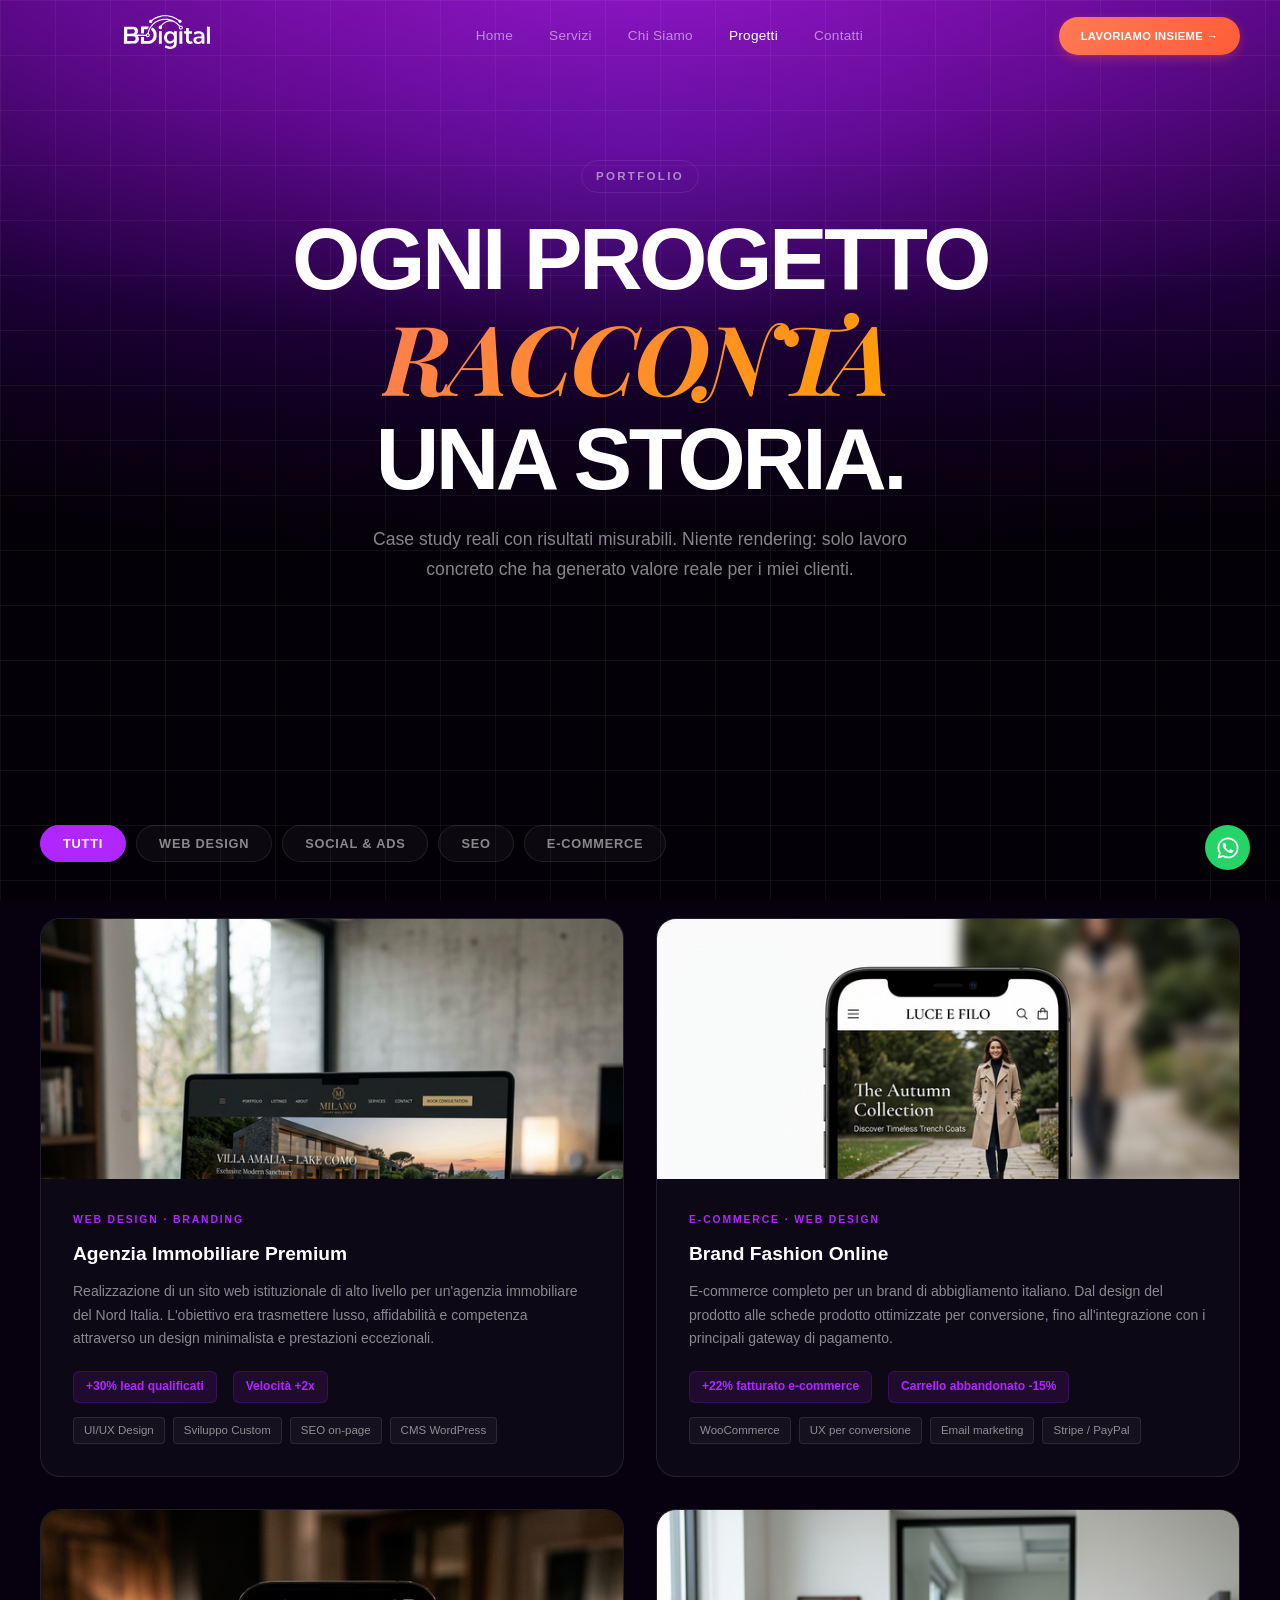
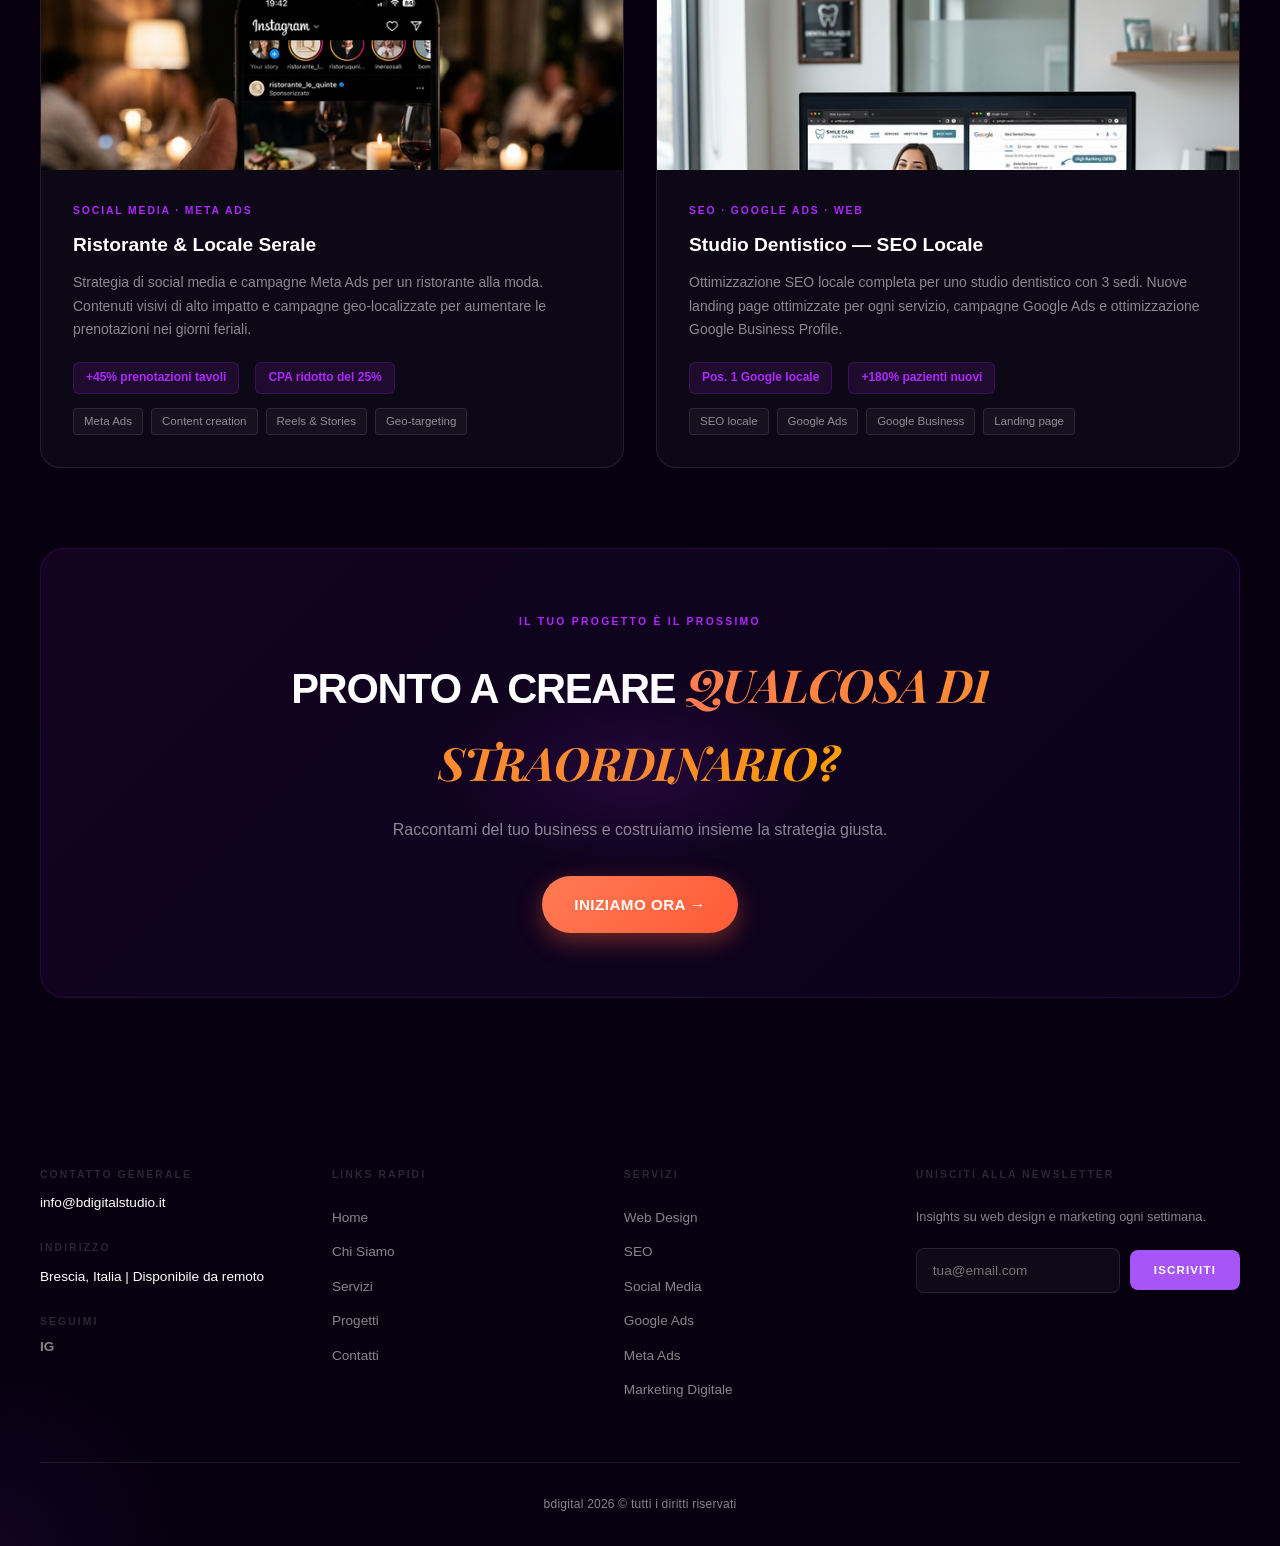
<file: progetti.html>
<!DOCTYPE html>
<html lang="it">

<head>
    <meta charset="UTF-8" />
    <meta name="viewport" content="width=device-width, initial-scale=1.0" />
    <title>Progetti · BDigital — Portfolio Web Design &amp; Digital Marketing</title>
    <meta name="description"
        content="Guarda i progetti realizzati da BDigital: siti web, e-commerce, campagne social e SEO che hanno portato risultati concreti ai clienti." />
    <link rel="stylesheet" href="style.css" />
    <link href="https://fonts.googleapis.com/css2?family=Playfair+Display:ital,wght@1,700&display=swap"
        rel="stylesheet">
    <link rel="icon" type="image/svg+xml" href="assets/images/logo/logo.svg">
    <link rel="icon" type="image/png" sizes="512x512" href="assets/images/logo/favicon.png">

    <!-- SEO & Social Sharing -->
    <link rel="canonical" href="https://bdigitalstudio.it/progetti" />
    <meta property="og:site_name" content="BDigital" />
    <meta property="og:type" content="website" />
    <meta property="og:title" content="Progetti · BDigital — Portfolio Web Design & Digital Marketing" />
    <meta property="og:description" content="Guarda i progetti realizzati da BDigital. Case study reali di siti web, SEO e campagne marketing che hanno portato risultati concreti ai nostri clienti." />
    <meta property="og:url" content="https://bdigitalstudio.it/progetti" />
    <meta property="og:image" content="https://bdigitalstudio.it/assets/images/og-image.jpg" />
    <meta name="twitter:card" content="summary_large_image" />
    <meta name="twitter:title" content="Progetti · BDigital — Portfolio Web Design & Digital Marketing" />
    <meta name="twitter:description" content="Guarda i progetti realizzati da BDigital. Case study reali di siti web, SEO e campagne marketing che hanno portato risultati concreti ai nostri clienti." />
    <meta name="twitter:image" content="https://bdigitalstudio.it/assets/images/og-image.jpg" />
</head>
<!-- Google tag (gtag.js) -->
<script async src="https://www.googletagmanager.com/gtag/js?id=G-4K6QB8HDC2"></script>
<script>
  window.dataLayer = window.dataLayer || [];
  function gtag(){dataLayer.push(arguments);}
  gtag('js', new Date());

  gtag('config', 'G-4K6QB8HDC2');
</script>



<body>

    <!-- ══════════════ GLOBAL BACKGROUND ══════════════ -->
    <div class="global-bg" aria-hidden="true">
        <div class="global-glow"></div>
        <div class="global-vignette"></div>
        <div class="global-grid"></div>
    </div>

    <!-- ═══════════════════════════════ NAVBAR ═══════════════════════════════ -->
    <nav class="navbar" id="navbar">
        <div class="nav-brand">
            <a href="home">
                <svg class="brand-logo" version="1.0" xmlns="http://www.w3.org/2000/svg" width="160" height="40"
                    viewBox="0 0 691 361" preserveAspectRatio="xMidYMid meet">
                    <g transform="translate(0.000000,361.000000) scale(0.100000,-0.100000)" fill="white" stroke="none">
                        <path
                            d="M3627 2690 c-207 -24 -429 -105 -606 -223 -70 -47 -87 -55 -103 -46 -31 17 -93 -15 -113 -57 -29 -61 9 -121 82 -131 56 -7 101 31 105 90 3 38 8 45 63 84 118 83 278 152 460 199 101 26 397 26 510 0 171 -39 315 -100 465 -196 65 -41 70 -46 70 -83 0 -94 131 -132 180 -53 24 40 26 74 4 104 -22 32 -79 54 -109 42 -21 -8 -36 -2 -97 39 -113 76 -243 140 -353 175 -154 49 -401 73 -558 56z" />
                        <path
                            d="M3545 2460 c-310 -67 -555 -243 -717 -515 -40 -67 -102 -228 -113 -291 -5 -34 -11 -42 -40 -53 -20 -7 -43 -26 -55 -46 l-22 -35 -277 0 c-153 0 -281 3 -284 7 -4 3 6 18 22 32 50 46 71 97 71 178 0 90 -23 147 -81 197 -77 65 -113 71 -457 71 l-303 0 -2 -510 -2 -510 345 0 c338 1 346 1 393 23 58 28 113 75 133 113 43 84 36 213 -16 287 l-30 42 245 0 245 0 33 -37 c30 -32 40 -37 83 -37 75 -1 124 44 124 115 0 36 -23 84 -45 92 -23 9 -18 56 16 154 43 121 78 187 150 283 140 186 349 319 583 371 124 27 434 27 451 -1 3 -4 -34 -17 -81 -29 -146 -37 -264 -112 -357 -227 -35 -45 -57 -64 -73 -64 -62 0 -114 -53 -114 -116 0 -73 97 -125 162 -87 55 32 67 78 43 158 -11 36 122 167 225 224 14 7 56 24 94 37 127 44 327 28 441 -35 29 -15 41 -24 116 -81 52 -40 159 -151 159 -166 0 -7 -4 -16 -10 -19 -21 -13 -11 -82 16 -114 76 -91 214 -41 214 77 0 32 -7 48 -35 77 -32 34 -38 37 -83 33 l-49 -3 -91 93 c-150 151 -317 246 -532 303 -115 31 -375 35 -495 9z m1213 -488 c18 -24 11 -52 -19 -75 -21 -15 -31 -17 -48 -8 -30 17 -43 45 -32 75 15 38 71 43 99 8z m-2852 -164 c28 -31 34 -45 34 -82 0 -60 -16 -92 -59 -119 -34 -21 -47 -22 -216 -22 l-180 0 -3 119 c-1 66 0 126 3 134 4 11 40 13 196 10 l191 -3 34 -37z m853 -284 c25 -32 26 -47 5 -68 -21 -21 -80 -21 -88 0 -17 45 5 94 44 94 10 0 28 -12 39 -26z m-848 -116 c74 -33 102 -131 56 -199 -41 -62 -68 -68 -289 -69 l-198 0 0 146 0 146 198 -4 c153 -3 205 -7 233 -20z" />
                        <path
                            d="M2310 1800 l0 -210 90 0 89 0 3 128 3 127 105 3 105 3 43 79 42 80 -240 0 -240 0 0 -210z" />
                        <path d="M6280 1495 l0 -515 90 0 90 0 -2 513 -3 512 -87 3 -88 3 0 -516z" />
                        <path
                            d="M2964 1918 c-9 -17 -25 -47 -36 -66 l-19 -35 49 -46 c74 -70 106 -144 110 -258 8 -190 -71 -311 -230 -358 -42 -12 -90 -15 -199 -13 l-144 3 -3 123 -3 122 -89 0 -90 0 0 -205 0 -205 250 0 c270 0 322 6 415 50 125 60 204 143 251 266 24 61 27 84 28 189 0 167 -23 243 -112 353 -34 43 -126 112 -149 112 -7 0 -20 -14 -29 -32z" />
                        <path
                            d="M5027 1924 c-4 -4 -7 -49 -7 -100 l0 -93 -57 -3 -58 -3 -3 -67 c-3 -65 -2 -68 20 -69 13 -1 30 -2 38 -3 8 -2 25 -3 38 -4 l22 -2 0 -217 c0 -208 1 -220 24 -268 42 -89 115 -135 215 -135 51 0 141 26 153 44 9 13 4 35 -19 89 -12 28 -21 36 -32 31 -9 -3 -34 -8 -57 -11 -35 -5 -46 -1 -75 25 l-34 30 -3 206 -4 206 91 0 90 0 6 33 c4 18 5 51 3 72 l-3 40 -90 5 -90 5 -5 95 -5 95 -75 3 c-42 1 -79 0 -83 -4z" />
                        <path
                            d="M3975 1731 c-89 -16 -193 -94 -233 -175 -80 -159 -52 -359 66 -467 72 -67 141 -93 242 -93 96 0 156 21 208 74 16 16 32 26 36 23 11 -11 6 -89 -9 -140 -19 -63 -46 -98 -98 -126 -84 -44 -255 -22 -350 45 -29 21 -30 21 -44 2 -8 -10 -23 -36 -34 -56 -25 -49 -15 -66 61 -101 177 -84 412 -71 528 29 109 93 123 167 120 629 l-3 350 -82 3 -83 3 0 -51 c0 -27 -4 -50 -8 -50 -5 0 -19 12 -33 26 -57 61 -181 94 -284 75z m203 -160 c72 -37 112 -102 120 -196 5 -65 -17 -136 -56 -178 -25 -29 -86 -57 -137 -64 -158 -21 -284 171 -215 331 23 54 42 76 90 105 47 28 145 29 198 2z" />
                        <path
                            d="M5691 1729 c-55 -9 -172 -61 -191 -84 -8 -10 -4 -27 17 -65 15 -29 33 -54 39 -57 6 -2 28 7 49 21 55 38 102 49 186 45 91 -5 129 -28 154 -94 28 -71 23 -75 -106 -75 -255 0 -351 -53 -376 -206 -9 -55 24 -139 73 -184 34 -31 56 -41 119 -55 114 -26 210 -8 275 51 l39 35 3 -38 3 -38 78 -3 77 -3 0 254 c0 230 -2 259 -21 315 -39 115 -134 177 -287 186 -42 3 -101 1 -131 -5z m264 -484 c0 -64 -14 -92 -64 -131 -37 -27 -168 -33 -205 -9 -32 21 -56 64 -56 99 0 33 54 94 88 99 15 2 74 4 132 3 l105 -1 0 -60z" />
                        <path
                            d="M3397 1723 c-4 -3 -7 -172 -7 -375 l0 -368 85 0 85 0 0 375 0 375 -78 0 c-43 0 -82 -3 -85 -7z" />
                        <path
                            d="M4625 1718 c-3 -7 -4 -175 -3 -373 l3 -360 88 -3 87 -3 -2 373 -3 373 -83 3 c-60 2 -84 -1 -87 -10z" />
                    </g>
                </svg>
            </a>
        </div>
        <div class="nav-links" id="navLinks">
            <a href="home">Home</a>
            <a href="servizi">Servizi</a>
            <a href="chi-siamo">Chi Siamo</a>
            <a href="progetti">Progetti</a>
            <a href="contatti">Contatti</a>
        </div>
        <div class="nav-right">
            <a href="contatti" class="nav-cta" id="navCta">Lavoriamo insieme →</a>
            <button class="menu-toggle" id="menuToggle" aria-label="Menu">
                <span></span><span></span><span></span>
            </button>
        </div>
    </nav>

    <!-- Mobile Menu -->
    <div class="mobile-menu" id="mobileMenu">
        <div class="mobile-menu-inner">
            <a href="home" class="mobile-link">Home</a>
            <a href="servizi" class="mobile-link">Servizi</a>
            <a href="chi-siamo" class="mobile-link">Chi Siamo</a>
            <a href="progetti" class="mobile-link">Progetti</a>
            <a href="contatti" class="mobile-link">Contatti</a>
            <a href="contatti" class="mobile-link mobile-menu-cta">Lavoriamo insieme →</a>
        </div>
    </div>

    <!-- ═══════════════════════════════ INNER HERO ═══════════════════════════════ -->
    <section class="inner-hero">
        <div class="container">
            <div class="section-tag reveal-up">PORTFOLIO</div>
            <h1 class="inner-hero-title reveal-up">OGNI PROGETTO <span class="serif-highlight highlight">RACCONTA</span><br>UNA STORIA.</h1>
            <p class="inner-hero-sub reveal-up">Case study reali con risultati misurabili. Niente rendering: solo lavoro concreto che ha generato valore reale per i miei clienti.</p>
        </div>
    </section>

    <!-- ═══════════════════════════════ PORTFOLIO GRID ═══════════════════════════════ -->
    <section class="page-section section-blur">
        <div class="container">

            <!-- Filters -->
            <div class="project-filters reveal-up">
                <button class="filter-btn active" data-filter="tutti" id="filterTutti">Tutti</button>
                <button class="filter-btn" data-filter="web" id="filterWeb">Web Design</button>
                <button class="filter-btn" data-filter="social" id="filterSocial">Social &amp; Ads</button>
                <button class="filter-btn" data-filter="seo" id="filterSeo">SEO</button>
                <button class="filter-btn" data-filter="ecommerce" id="filterEcommerce">E-Commerce</button>
            </div>

            <!-- Projects Grid -->
            <div class="projects-full-grid">

                <!-- Progetto 1: Real Estate -->
                <div class="project-full-card reveal-up" id="proj1" data-category="web">
                    <div class="project-full-img-wrap">
                        <img class="project-full-img" src="assets/images/real_estate_mockup.png" alt="Progetto immobiliare — web design" />
                    </div>
                    <div class="project-full-body">
                        <div class="project-full-type">WEB DESIGN · BRANDING</div>
                        <div class="project-full-title">Agenzia Immobiliare Premium</div>
                        <p class="project-full-desc">
                            Realizzazione di un sito web istituzionale di alto livello per un'agenzia immobiliare del Nord Italia. L'obiettivo era trasmettere lusso, affidabilità e competenza attraverso un design minimalista e prestazioni eccezionali.
                        </p>
                        <div class="project-results">
                            <span class="result-badge">+30% lead qualificati</span>
                            <span class="result-badge">Velocità +2x</span>
                        </div>
                        <div class="project-tags">
                            <span class="project-tag">UI/UX Design</span>
                            <span class="project-tag">Sviluppo Custom</span>
                            <span class="project-tag">SEO on-page</span>
                            <span class="project-tag">CMS WordPress</span>
                        </div>
                    </div>
                </div>

                <!-- Progetto 2: E-Commerce -->
                <div class="project-full-card reveal-up" id="proj2" data-category="ecommerce web">
                    <div class="project-full-img-wrap">
                        <img class="project-full-img" src="assets/images/ecommerce_mockup.png" alt="E-commerce fashion" />
                    </div>
                    <div class="project-full-body">
                        <div class="project-full-type">E-COMMERCE · WEB DESIGN</div>
                        <div class="project-full-title">Brand Fashion Online</div>
                        <p class="project-full-desc">
                            E-commerce completo per un brand di abbigliamento italiano. Dal design del prodotto alle schede prodotto ottimizzate per conversione, fino all'integrazione con i principali gateway di pagamento.
                        </p>
                        <div class="project-results">
                            <span class="result-badge">+22% fatturato e-commerce</span>
                            <span class="result-badge">Carrello abbandonato -15%</span>
                        </div>
                        <div class="project-tags">
                            <span class="project-tag">WooCommerce</span>
                            <span class="project-tag">UX per conversione</span>
                            <span class="project-tag">Email marketing</span>
                            <span class="project-tag">Stripe / PayPal</span>
                        </div>
                    </div>
                </div>

                <!-- Progetto 3: Ads Ristorante -->
                <div class="project-full-card reveal-up" id="proj3" data-category="social">
                    <div class="project-full-img-wrap">
                        <img class="project-full-img" src="assets/images/restaurant_ads_mockup.png" alt="Social media ristorante" />
                    </div>
                    <div class="project-full-body">
                        <div class="project-full-type">SOCIAL MEDIA · META ADS</div>
                        <div class="project-full-title">Ristorante &amp; Locale Serale</div>
                        <p class="project-full-desc">
                            Strategia di social media e campagne Meta Ads per un ristorante alla moda. Contenuti visivi di alto impatto e campagne geo-localizzate per aumentare le prenotazioni nei giorni feriali.
                        </p>
                        <div class="project-results">
                            <span class="result-badge">+45% prenotazioni tavoli</span>
                            <span class="result-badge">CPA ridotto del 25%</span>
                        </div>
                        <div class="project-tags">
                            <span class="project-tag">Meta Ads</span>
                            <span class="project-tag">Content creation</span>
                            <span class="project-tag">Reels &amp; Stories</span>
                            <span class="project-tag">Geo-targeting</span>
                        </div>
                    </div>
                </div>

                <!-- Progetto 4: SEO Dentista -->
                <div class="project-full-card reveal-up" id="proj4" data-category="seo web">
                    <div class="project-full-img-wrap">
                        <img class="project-full-img" src="assets/images/dentist_seo_mockup.png" alt="SEO studio dentistico" />
                    </div>
                    <div class="project-full-body">
                        <div class="project-full-type">SEO · GOOGLE ADS · WEB</div>
                        <div class="project-full-title">Studio Dentistico — SEO Locale</div>
                        <p class="project-full-desc">
                            Ottimizzazione SEO locale completa per uno studio dentistico con 3 sedi. Nuove landing page ottimizzate per ogni servizio, campagne Google Ads e ottimizzazione Google Business Profile.
                        </p>
                        <div class="project-results">
                            <span class="result-badge">Pos. 1 Google locale</span>
                            <span class="result-badge">+180% pazienti nuovi</span>
                        </div>
                        <div class="project-tags">
                            <span class="project-tag">SEO locale</span>
                            <span class="project-tag">Google Ads</span>
                            <span class="project-tag">Google Business</span>
                            <span class="project-tag">Landing page</span>
                        </div>
                    </div>
                </div>

            </div><!-- /.projects-full-grid -->

            <!-- CTA -->
            <div class="cta-strip reveal-up">
                <span class="cta-strip-tag">Il tuo progetto è il prossimo</span>
                <div class="cta-strip-title">PRONTO A CREARE <span class="serif-highlight highlight">QUALCOSA DI STRAORDINARIO?</span></div>
                <p class="cta-strip-sub">Raccontami del tuo business e costruiamo insieme la strategia giusta.</p>
                <a href="contatti" class="btn-primary" id="projCta">Iniziamo ora →</a>
            </div>

        </div>
    </section>

    <!-- ═══════════════════════════════ FOOTER ═══════════════════════════════ -->
    <footer class="footer" id="footer">
        <div class="container">
            <div class="footer-grid">
                <div class="footer-col footer-brand-col">
                    <div class="footer-contact">
                        <div class="footer-contact-label">CONTATTO GENERALE</div>
                        <a href="mailto:info@bdigitalstudio.it">info@bdigitalstudio.it</a>
                    </div>
                    <div class="footer-contact">
                        <div class="footer-contact-label">INDIRIZZO</div>
                        <span>Brescia, Italia | Disponibile da remoto</span>
                    </div>
                    <div class="footer-social">
                        <div class="footer-contact-label">SEGUIMI</div>
                        <div class="social-links">
                            <a href="#" id="footerIg">IG</a>
                        </div>
                    </div>
                </div>
                <div class="footer-col">
                    <div class="footer-nav-label">LINKS RAPIDI</div>
                    <nav class="footer-nav">
                        <a href="home">Home</a>
                        <a href="chi-siamo">Chi Siamo</a>
                        <a href="servizi">Servizi</a>
                        <a href="progetti">Progetti</a>
                        <a href="contatti">Contatti</a>
                    </nav>
                </div>
                <div class="footer-col">
                    <div class="footer-nav-label">SERVIZI</div>
                    <nav class="footer-nav">
                        <a href="servizi">Web Design</a>
                        <a href="servizi">SEO</a>
                        <a href="servizi">Social Media</a>
                        <a href="servizi">Google Ads</a>
                        <a href="servizi">Meta Ads</a>
                        <a href="servizi">Marketing Digitale</a>
                    </nav>
                </div>
                <div class="footer-col footer-newsletter-col">
                    <div class="footer-nav-label">UNISCITI ALLA NEWSLETTER</div>
                    <p class="newsletter-desc">Insights su web design e marketing ogni settimana.</p>
                    <form class="newsletter-form" id="newsletterForm">
                        <input type="email" placeholder="tua@email.com" id="emailInput" required />
                        <button type="submit" id="subscribeBtn">ISCRIVITI</button>
                    </form>
                </div>
            </div>
            <div class="footer-bottom">
                <div class="footer-copyright">
                    bdigital 2026 © tutti i diritti riservati
                </div>
            </div>
        </div>
    </footer>

    <!-- ═══════════════════════════════ WHATSAPP STICKY BUTTON ═══════════════════════════════ -->
    <a href="https://wa.me/393272506011" class="whatsapp-float" target="_blank" rel="noopener noreferrer" aria-label="Contattaci su WhatsApp">
        <svg xmlns="http://www.w3.org/2000/svg" viewBox="0 0 448 512"><!--!Font Awesome Free 6.x.x by @fontawesome - https://fontawesome.com License - https://fontawesome.com/license/free Copyright 2024 Fonticons, Inc.--><path d="M380.9 97.1C339 55.1 283.2 32 223.9 32c-122.4 0-222 99.6-222 222 0 39.1 10.2 77.3 29.6 111L0 480l117.7-30.9c32.4 17.7 68.9 27 106.1 27h.1c122.3 0 224.1-99.6 224.1-222 0-59.3-25.2-115-67.1-157zm-157 341.6c-33.2 0-65.7-8.9-94-25.7l-6.7-4-69.8 18.3L72 359.2l-4.4-7c-18.5-29.4-28.2-63.3-28.2-98.2 0-101.7 82.8-184.5 184.6-184.5 49.3 0 95.6 19.2 130.4 54.1 34.8 34.9 56.2 81.2 56.1 130.5 0 101.8-84.9 184.6-186.6 184.6zm101.2-138.2c-5.5-2.8-32.8-16.2-37.9-18-5.1-1.9-8.8-2.8-12.5 2.8-3.7 5.6-14.3 18-17.6 21.8-3.2 3.7-6.5 4.2-12 1.4-32.6-16.3-54-29.1-75.5-66-5.7-9.8 5.7-9.1 16.3-30.3 1.8-3.7 .9-6.9-.5-9.7-1.4-2.8-12.5-30.1-17.1-41.2-4.5-10.8-9.1-9.3-12.5-9.5-3.2-.2-6.9-.2-10.6-.2-3.7 0-9.7 1.4-14.8 6.9-5.1 5.6-19.4 19-19.4 46.3s19.9 53.7 22.7 57.4c2.8 3.7 39.1 59.7 94.8 83.8 35.2 15.2 49 16.5 66.6 13.9 10.7-1.6 32.8-13.4 37.4-26.4 4.6-13 4.6-24.1 3.2-26.4-1.3-2.5-5-3.9-10.5-6.6z"/></svg>
    </a>

    <script src="app.js"></script>
</body>

</html>
</file>
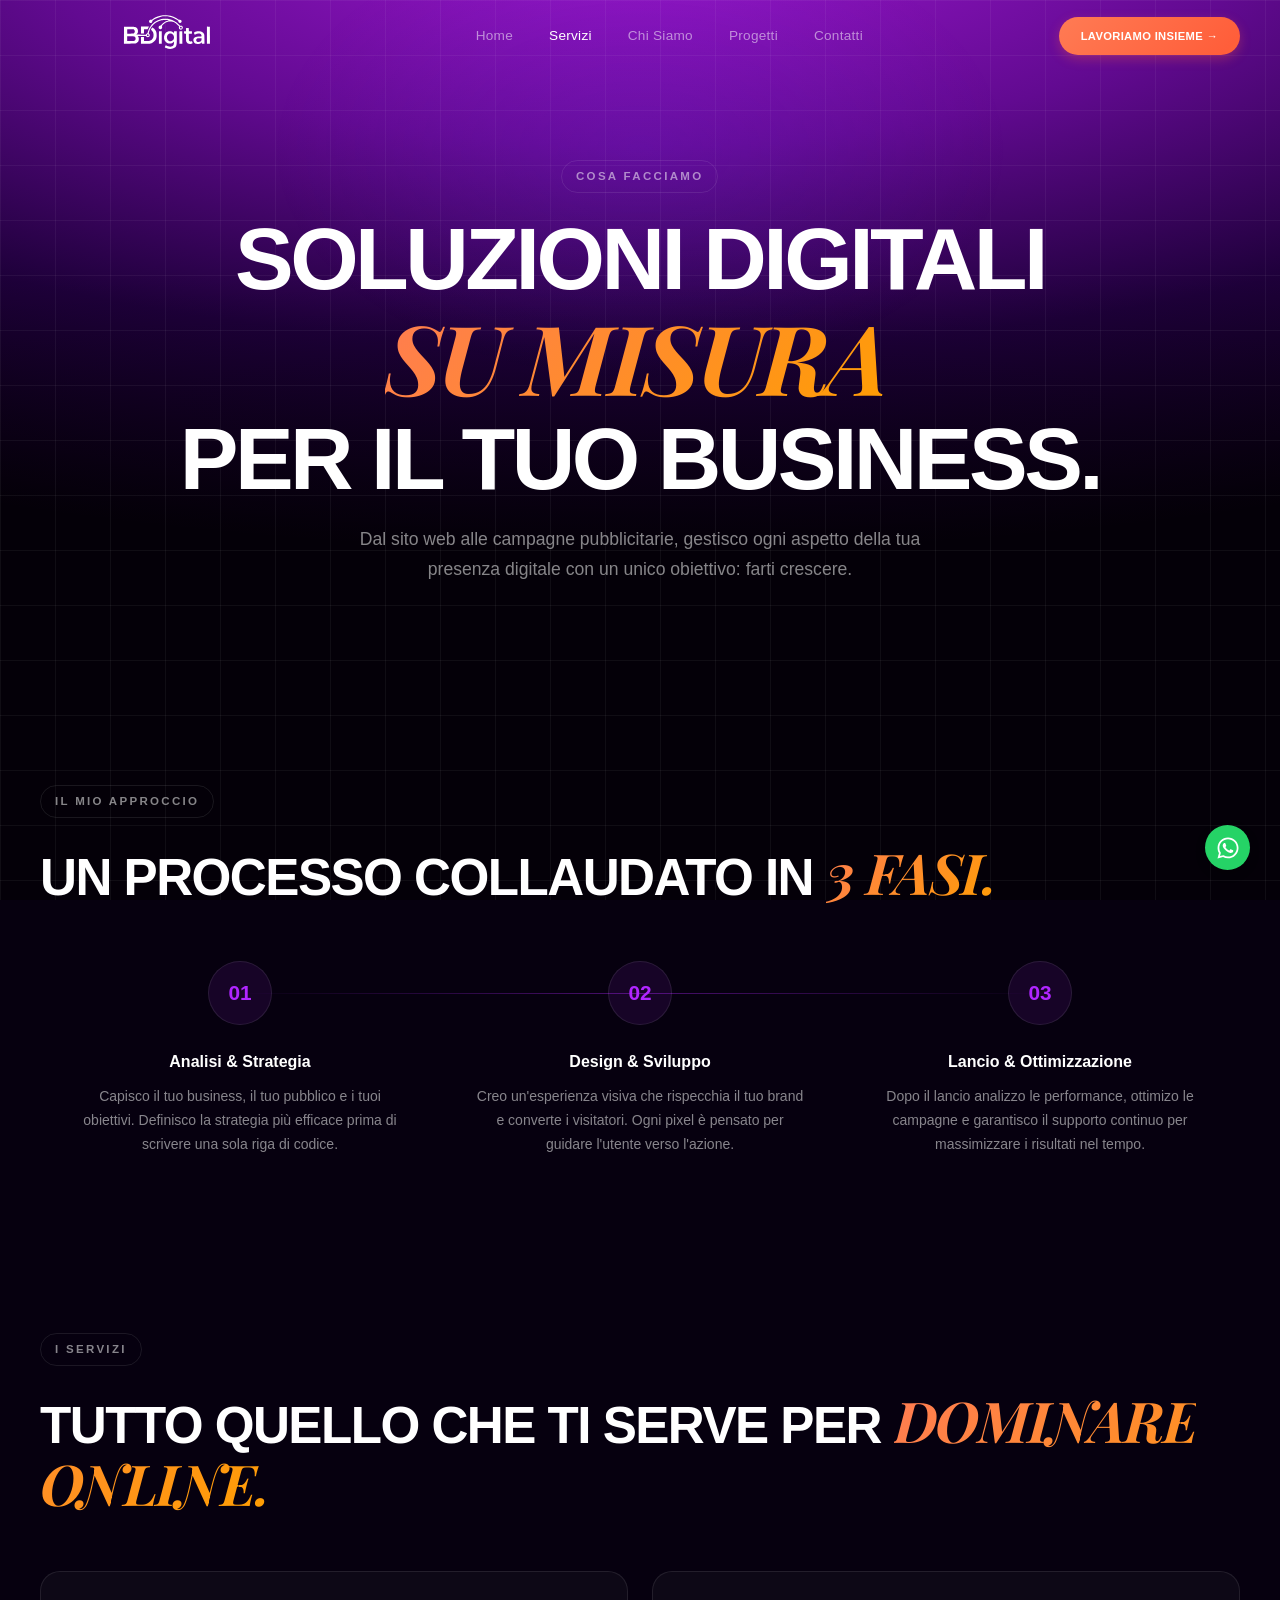
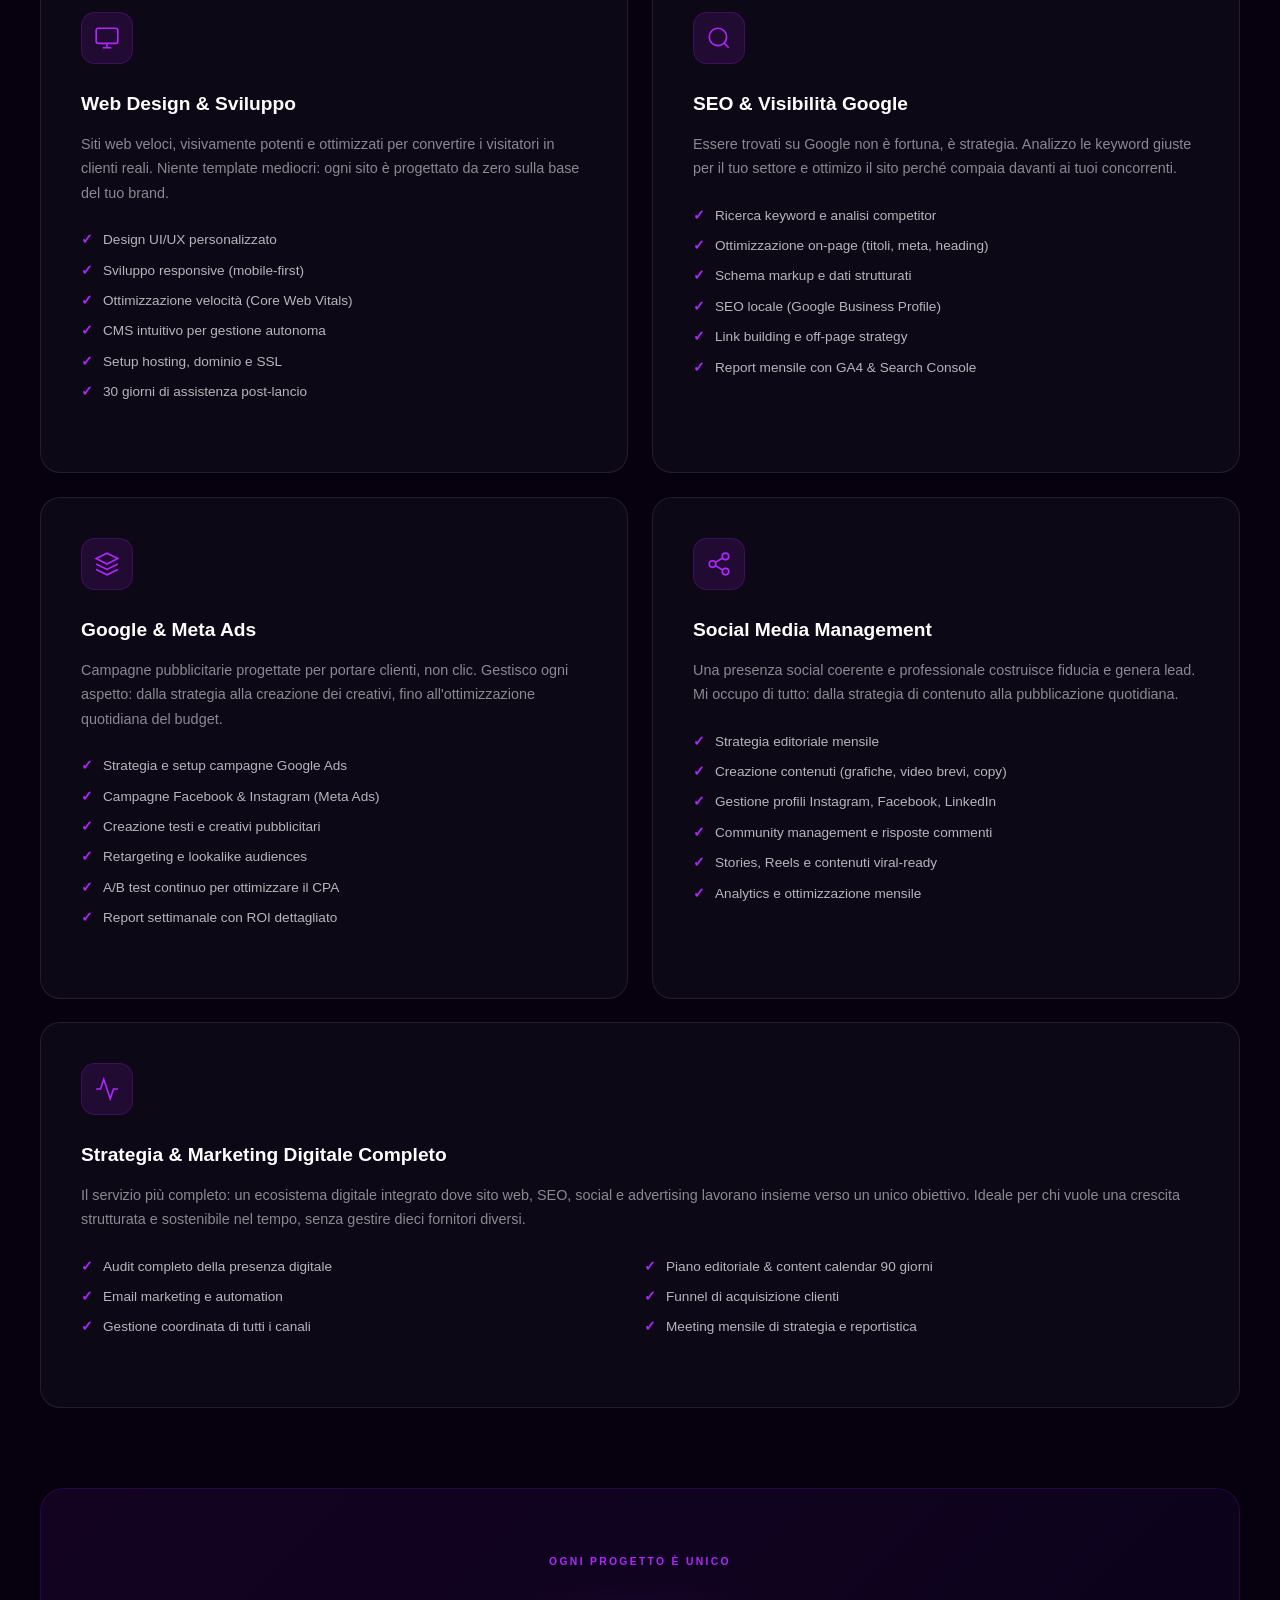
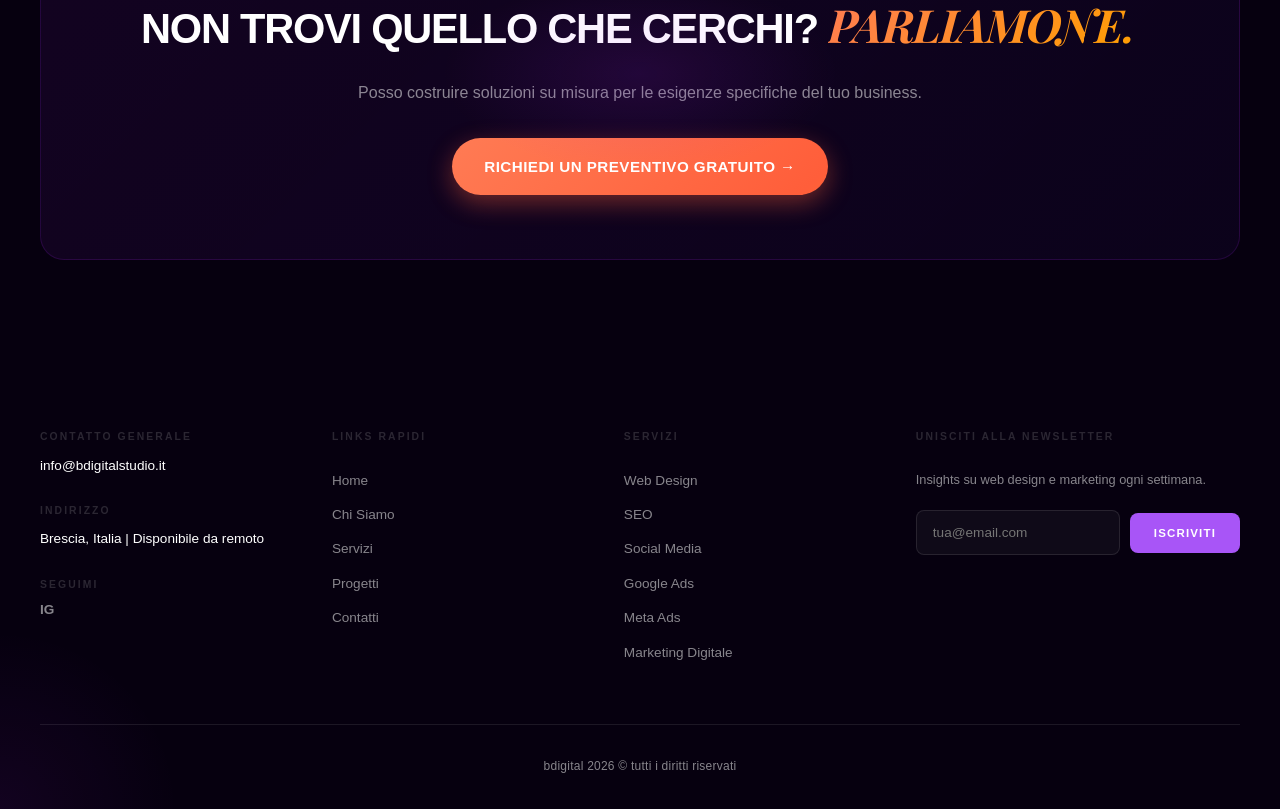
<file: servizi.html>
<!DOCTYPE html>
<html lang="it">

<head>
    <meta charset="UTF-8" />
    <meta name="viewport" content="width=device-width, initial-scale=1.0" />
    <title>Servizi · BDigital — Web Design &amp; Digital Marketing</title>
    <meta name="description"
        content="Scopri tutti i servizi BDigital: web design, sviluppo siti web, SEO, campagne Google Ads e Meta Ads, social media e marketing digitale su misura." />
    <link rel="stylesheet" href="style.css" />
    <link href="https://fonts.googleapis.com/css2?family=Playfair+Display:ital,wght@1,700&display=swap"
        rel="stylesheet">
    <link rel="icon" type="image/svg+xml" href="assets/images/logo/logo.svg">
    <link rel="icon" type="image/png" sizes="512x512" href="assets/images/logo/favicon.png">

    <!-- SEO & Social Sharing -->
    <link rel="canonical" href="https://bdigitalstudio.it/servizi" />
    <meta property="og:site_name" content="BDigital" />
    <meta property="og:type" content="website" />
    <meta property="og:title" content="Servizi · BDigital — Web Design & Digital Marketing" />
    <meta property="og:description" content="Scopri tutti i servizi BDigital: web design, sviluppo siti web, SEO, campagne Google Ads e Meta Ads, social media e marketing digitale su misura." />
    <meta property="og:url" content="https://bdigitalstudio.it/servizi" />
    <meta property="og:image" content="https://bdigitalstudio.it/assets/images/og-image.jpg" />
    <meta name="twitter:card" content="summary_large_image" />
    <meta name="twitter:title" content="Servizi · BDigital — Web Design & Digital Marketing" />
    <meta name="twitter:description" content="Scopri tutti i servizi BDigital: web design, sviluppo siti web, SEO, campagne Google Ads e Meta Ads, social media e marketing digitale su misura." />
    <meta name="twitter:image" content="https://bdigitalstudio.it/assets/images/og-image.jpg" />
</head>
<!-- Google tag (gtag.js) -->
<script async src="https://www.googletagmanager.com/gtag/js?id=G-4K6QB8HDC2"></script>
<script>
  window.dataLayer = window.dataLayer || [];
  function gtag(){dataLayer.push(arguments);}
  gtag('js', new Date());

  gtag('config', 'G-4K6QB8HDC2');
</script>




<body>

    <!-- ══════════════ GLOBAL BACKGROUND ══════════════ -->
    <div class="global-bg" aria-hidden="true">
        <div class="global-glow"></div>
        <div class="global-vignette"></div>
        <div class="global-grid"></div>
    </div>

    <!-- ═══════════════════════════════ NAVBAR ═══════════════════════════════ -->
    <nav class="navbar" id="navbar">
        <div class="nav-brand">
            <a href="home">
                <svg class="brand-logo" version="1.0" xmlns="http://www.w3.org/2000/svg" width="160" height="40"
                    viewBox="0 0 691 361" preserveAspectRatio="xMidYMid meet">
                    <g transform="translate(0.000000,361.000000) scale(0.100000,-0.100000)" fill="white" stroke="none">
                        <path
                            d="M3627 2690 c-207 -24 -429 -105 -606 -223 -70 -47 -87 -55 -103 -46 -31 17 -93 -15 -113 -57 -29 -61 9 -121 82 -131 56 -7 101 31 105 90 3 38 8 45 63 84 118 83 278 152 460 199 101 26 397 26 510 0 171 -39 315 -100 465 -196 65 -41 70 -46 70 -83 0 -94 131 -132 180 -53 24 40 26 74 4 104 -22 32 -79 54 -109 42 -21 -8 -36 -2 -97 39 -113 76 -243 140 -353 175 -154 49 -401 73 -558 56z" />
                        <path
                            d="M3545 2460 c-310 -67 -555 -243 -717 -515 -40 -67 -102 -228 -113 -291 -5 -34 -11 -42 -40 -53 -20 -7 -43 -26 -55 -46 l-22 -35 -277 0 c-153 0 -281 3 -284 7 -4 3 6 18 22 32 50 46 71 97 71 178 0 90 -23 147 -81 197 -77 65 -113 71 -457 71 l-303 0 -2 -510 -2 -510 345 0 c338 1 346 1 393 23 58 28 113 75 133 113 43 84 36 213 -16 287 l-30 42 245 0 245 0 33 -37 c30 -32 40 -37 83 -37 75 -1 124 44 124 115 0 36 -23 84 -45 92 -23 9 -18 56 16 154 43 121 78 187 150 283 140 186 349 319 583 371 124 27 434 27 451 -1 3 -4 -34 -17 -81 -29 -146 -37 -264 -112 -357 -227 -35 -45 -57 -64 -73 -64 -62 0 -114 -53 -114 -116 0 -73 97 -125 162 -87 55 32 67 78 43 158 -11 36 122 167 225 224 14 7 56 24 94 37 127 44 327 28 441 -35 29 -15 41 -24 116 -81 52 -40 159 -151 159 -166 0 -7 -4 -16 -10 -19 -21 -13 -11 -82 16 -114 76 -91 214 -41 214 77 0 32 -7 48 -35 77 -32 34 -38 37 -83 33 l-49 -3 -91 93 c-150 151 -317 246 -532 303 -115 31 -375 35 -495 9z m1213 -488 c18 -24 11 -52 -19 -75 -21 -15 -31 -17 -48 -8 -30 17 -43 45 -32 75 15 38 71 43 99 8z m-2852 -164 c28 -31 34 -45 34 -82 0 -60 -16 -92 -59 -119 -34 -21 -47 -22 -216 -22 l-180 0 -3 119 c-1 66 0 126 3 134 4 11 40 13 196 10 l191 -3 34 -37z m853 -284 c25 -32 26 -47 5 -68 -21 -21 -80 -21 -88 0 -17 45 5 94 44 94 10 0 28 -12 39 -26z m-848 -116 c74 -33 102 -131 56 -199 -41 -62 -68 -68 -289 -69 l-198 0 0 146 0 146 198 -4 c153 -3 205 -7 233 -20z" />
                        <path
                            d="M2310 1800 l0 -210 90 0 89 0 3 128 3 127 105 3 105 3 43 79 42 80 -240 0 -240 0 0 -210z" />
                        <path d="M6280 1495 l0 -515 90 0 90 0 -2 513 -3 512 -87 3 -88 3 0 -516z" />
                        <path
                            d="M2964 1918 c-9 -17 -25 -47 -36 -66 l-19 -35 49 -46 c74 -70 106 -144 110 -258 8 -190 -71 -311 -230 -358 -42 -12 -90 -15 -199 -13 l-144 3 -3 123 -3 122 -89 0 -90 0 0 -205 0 -205 250 0 c270 0 322 6 415 50 125 60 204 143 251 266 24 61 27 84 28 189 0 167 -23 243 -112 353 -34 43 -126 112 -149 112 -7 0 -20 -14 -29 -32z" />
                        <path
                            d="M5027 1924 c-4 -4 -7 -49 -7 -100 l0 -93 -57 -3 -58 -3 -3 -67 c-3 -65 -2 -68 20 -69 13 -1 30 -2 38 -3 8 -2 25 -3 38 -4 l22 -2 0 -217 c0 -208 1 -220 24 -268 42 -89 115 -135 215 -135 51 0 141 26 153 44 9 13 4 35 -19 89 -12 28 -21 36 -32 31 -9 -3 -34 -8 -57 -11 -35 -5 -46 -1 -75 25 l-34 30 -3 206 -4 206 91 0 90 0 6 33 c4 18 5 51 3 72 l-3 40 -90 5 -90 5 -5 95 -5 95 -75 3 c-42 1 -79 0 -83 -4z" />
                        <path
                            d="M3975 1731 c-89 -16 -193 -94 -233 -175 -80 -159 -52 -359 66 -467 72 -67 141 -93 242 -93 96 0 156 21 208 74 16 16 32 26 36 23 11 -11 6 -89 -9 -140 -19 -63 -46 -98 -98 -126 -84 -44 -255 -22 -350 45 -29 21 -30 21 -44 2 -8 -10 -23 -36 -34 -56 -25 -49 -15 -66 61 -101 177 -84 412 -71 528 29 109 93 123 167 120 629 l-3 350 -82 3 -83 3 0 -51 c0 -27 -4 -50 -8 -50 -5 0 -19 12 -33 26 -57 61 -181 94 -284 75z m203 -160 c72 -37 112 -102 120 -196 5 -65 -17 -136 -56 -178 -25 -29 -86 -57 -137 -64 -158 -21 -284 171 -215 331 23 54 42 76 90 105 47 28 145 29 198 2z" />
                        <path
                            d="M5691 1729 c-55 -9 -172 -61 -191 -84 -8 -10 -4 -27 17 -65 15 -29 33 -54 39 -57 6 -2 28 7 49 21 55 38 102 49 186 45 91 -5 129 -28 154 -94 28 -71 23 -75 -106 -75 -255 0 -351 -53 -376 -206 -9 -55 24 -139 73 -184 34 -31 56 -41 119 -55 114 -26 210 -8 275 51 l39 35 3 -38 3 -38 78 -3 77 -3 0 254 c0 230 -2 259 -21 315 -39 115 -134 177 -287 186 -42 3 -101 1 -131 -5z m264 -484 c0 -64 -14 -92 -64 -131 -37 -27 -168 -33 -205 -9 -32 21 -56 64 -56 99 0 33 54 94 88 99 15 2 74 4 132 3 l105 -1 0 -60z" />
                        <path
                            d="M3397 1723 c-4 -3 -7 -172 -7 -375 l0 -368 85 0 85 0 0 375 0 375 -78 0 c-43 0 -82 -3 -85 -7z" />
                        <path
                            d="M4625 1718 c-3 -7 -4 -175 -3 -373 l3 -360 88 -3 87 -3 -2 373 -3 373 -83 3 c-60 2 -84 -1 -87 -10z" />
                    </g>
                </svg>
            </a>
        </div>
        <div class="nav-links" id="navLinks">
            <a href="home">Home</a>
            <a href="servizi">Servizi</a>
            <a href="chi-siamo">Chi Siamo</a>
            <a href="progetti">Progetti</a>
            <a href="contatti">Contatti</a>
        </div>
        <div class="nav-right">
            <a href="contatti" class="nav-cta" id="navCta">Lavoriamo insieme →</a>
            <button class="menu-toggle" id="menuToggle" aria-label="Menu">
                <span></span><span></span><span></span>
            </button>
        </div>
    </nav>

    <!-- Mobile Menu -->
    <div class="mobile-menu" id="mobileMenu">
        <div class="mobile-menu-inner">
            <a href="home" class="mobile-link">Home</a>
            <a href="servizi" class="mobile-link">Servizi</a>
            <a href="chi-siamo" class="mobile-link">Chi Siamo</a>
            <a href="progetti" class="mobile-link">Progetti</a>
            <a href="contatti" class="mobile-link">Contatti</a>
            <a href="contatti" class="mobile-link mobile-menu-cta">Lavoriamo insieme →</a>
        </div>
    </div>

    <!-- ═══════════════════════════════ INNER HERO ═══════════════════════════════ -->
    <section class="inner-hero">
        <div class="container">
            <div class="section-tag reveal-up">COSA FACCIAMO</div>
            <h1 class="inner-hero-title reveal-up">SOLUZIONI DIGITALI <br><span class="serif-highlight highlight">SU MISURA</span><br>PER IL TUO BUSINESS.</h1>
            <p class="inner-hero-sub reveal-up">Dal sito web alle campagne pubblicitarie, gestisco ogni aspetto della tua presenza digitale con un unico obiettivo: farti crescere.</p>
        </div>
    </section>

    <!-- ═══════════════════════════════ METHODOLOGY ═══════════════════════════════ -->
    <section class="page-section">
        <div class="container">
            <div class="reveal-up">
                <div class="section-tag">IL MIO APPROCCIO</div>
                <h2 class="section-title">UN PROCESSO COLLAUDATO IN <span class="serif-highlight highlight">3 FASI.</span></h2>
            </div>
            <div class="method-steps">
                <div class="method-step reveal-up">
                    <div class="method-step-num">01</div>
                    <div class="method-step-title">Analisi &amp; Strategia</div>
                    <p class="method-step-desc">Capisco il tuo business, il tuo pubblico e i tuoi obiettivi. Definisco la strategia più efficace prima di scrivere una sola riga di codice.</p>
                </div>
                <div class="method-step reveal-up">
                    <div class="method-step-num">02</div>
                    <div class="method-step-title">Design &amp; Sviluppo</div>
                    <p class="method-step-desc">Creo un'esperienza visiva che rispecchia il tuo brand e converte i visitatori. Ogni pixel è pensato per guidare l'utente verso l'azione.</p>
                </div>
                <div class="method-step reveal-up">
                    <div class="method-step-num">03</div>
                    <div class="method-step-title">Lancio &amp; Ottimizzazione</div>
                    <p class="method-step-desc">Dopo il lancio analizzo le performance, ottimizo le campagne e garantisco il supporto continuo per massimizzare i risultati nel tempo.</p>
                </div>
            </div>
        </div>
    </section>

    <!-- ═══════════════════════════════ SERVICES DETAIL ═══════════════════════════════ -->
    <section class="page-section section-blur">
        <div class="container">
            <div class="reveal-up">
                <div class="section-tag">I SERVIZI</div>
                <h2 class="section-title">TUTTO QUELLO CHE TI SERVE PER <span class="serif-highlight highlight">DOMINARE ONLINE.</span></h2>
            </div>
            <div class="services-detail-grid">

                <!-- Web Design -->
                <div class="service-detail-card reveal-up" id="sdcWeb">
                    <div class="sdc-icon">
                        <svg width="26" height="26" viewBox="0 0 24 24" fill="none" stroke="currentColor" stroke-width="1.5">
                            <rect x="2" y="3" width="20" height="14" rx="2"/><path d="M8 21h8M12 17v4"/>
                        </svg>
                    </div>
                    <div class="sdc-title">Web Design &amp; Sviluppo</div>
                    <p class="sdc-desc">Siti web veloci, visivamente potenti e ottimizzati per convertire i visitatori in clienti reali. Niente template mediocri: ogni sito è progettato da zero sulla base del tuo brand.</p>
                    <ul class="sdc-includes">
                        <li>Design UI/UX personalizzato</li>
                        <li>Sviluppo responsive (mobile-first)</li>
                        <li>Ottimizzazione velocità (Core Web Vitals)</li>
                        <li>CMS intuitivo per gestione autonoma</li>
                        <li>Setup hosting, dominio e SSL</li>
                        <li>30 giorni di assistenza post-lancio</li>
                    </ul>
                </div>

                <!-- SEO -->
                <div class="service-detail-card reveal-up" id="sdcSeo">
                    <div class="sdc-icon">
                        <svg width="26" height="26" viewBox="0 0 24 24" fill="none" stroke="currentColor" stroke-width="1.5">
                            <circle cx="11" cy="11" r="8"/><path d="m21 21-4.35-4.35"/>
                        </svg>
                    </div>
                    <div class="sdc-title">SEO &amp; Visibilità Google</div>
                    <p class="sdc-desc">Essere trovati su Google non è fortuna, è strategia. Analizzo le keyword giuste per il tuo settore e ottimizo il sito perché compaia davanti ai tuoi concorrenti.</p>
                    <ul class="sdc-includes">
                        <li>Ricerca keyword e analisi competitor</li>
                        <li>Ottimizzazione on-page (titoli, meta, heading)</li>
                        <li>Schema markup e dati strutturati</li>
                        <li>SEO locale (Google Business Profile)</li>
                        <li>Link building e off-page strategy</li>
                        <li>Report mensile con GA4 &amp; Search Console</li>
                    </ul>
                </div>

                <!-- Google &amp; Meta Ads -->
                <div class="service-detail-card reveal-up" id="sdcAds">
                    <div class="sdc-icon">
                        <svg width="26" height="26" viewBox="0 0 24 24" fill="none" stroke="currentColor" stroke-width="1.5">
                            <path d="M12 2L2 7l10 5 10-5-10-5z"/><path d="M2 17l10 5 10-5"/><path d="M2 12l10 5 10-5"/>
                        </svg>
                    </div>
                    <div class="sdc-title">Google &amp; Meta Ads</div>
                    <p class="sdc-desc">Campagne pubblicitarie progettate per portare clienti, non clic. Gestisco ogni aspetto: dalla strategia alla creazione dei creativi, fino all'ottimizzazione quotidiana del budget.</p>
                    <ul class="sdc-includes">
                        <li>Strategia e setup campagne Google Ads</li>
                        <li>Campagne Facebook &amp; Instagram (Meta Ads)</li>
                        <li>Creazione testi e creativi pubblicitari</li>
                        <li>Retargeting e lookalike audiences</li>
                        <li>A/B test continuo per ottimizzare il CPA</li>
                        <li>Report settimanale con ROI dettagliato</li>
                    </ul>
                </div>

                <!-- Social Media -->
                <div class="service-detail-card reveal-up" id="sdcSocial">
                    <div class="sdc-icon">
                        <svg width="26" height="26" viewBox="0 0 24 24" fill="none" stroke="currentColor" stroke-width="1.5">
                            <circle cx="18" cy="5" r="3"/><circle cx="6" cy="12" r="3"/><circle cx="18" cy="19" r="3"/>
                            <line x1="8.59" y1="13.51" x2="15.42" y2="17.49"/><line x1="15.41" y1="6.51" x2="8.59" y2="10.49"/>
                        </svg>
                    </div>
                    <div class="sdc-title">Social Media Management</div>
                    <p class="sdc-desc">Una presenza social coerente e professionale costruisce fiducia e genera lead. Mi occupo di tutto: dalla strategia di contenuto alla pubblicazione quotidiana.</p>
                    <ul class="sdc-includes">
                        <li>Strategia editoriale mensile</li>
                        <li>Creazione contenuti (grafiche, video brevi, copy)</li>
                        <li>Gestione profili Instagram, Facebook, LinkedIn</li>
                        <li>Community management e risposte commenti</li>
                        <li>Stories, Reels e contenuti viral-ready</li>
                        <li>Analytics e ottimizzazione mensile</li>
                    </ul>
                </div>

                <!-- Marketing Digitale (wide) -->
                <div class="service-detail-card card-wide reveal-up" id="sdcMarketing">
                    <div class="sdc-icon">
                        <svg width="26" height="26" viewBox="0 0 24 24" fill="none" stroke="currentColor" stroke-width="1.5">
                            <path d="M22 12h-4l-3 9L9 3l-3 9H2"/>
                        </svg>
                    </div>
                    <div class="sdc-title">Strategia &amp; Marketing Digitale Completo</div>
                    <p class="sdc-desc">Il servizio più completo: un ecosistema digitale integrato dove sito web, SEO, social e advertising lavorano insieme verso un unico obiettivo. Ideale per chi vuole una crescita strutturata e sostenibile nel tempo, senza gestire dieci fornitori diversi.</p>
                    <ul class="sdc-includes" style="display:grid; grid-template-columns:1fr 1fr; gap: 8px;">
                        <li>Audit completo della presenza digitale</li>
                        <li>Piano editoriale &amp; content calendar 90 giorni</li>
                        <li>Email marketing e automation</li>
                        <li>Funnel di acquisizione clienti</li>
                        <li>Gestione coordinata di tutti i canali</li>
                        <li>Meeting mensile di strategia e reportistica</li>
                    </ul>
                </div>

            </div>

            <!-- CTA Strip -->
            <div class="cta-strip reveal-up">
                <span class="cta-strip-tag">Ogni progetto è unico</span>
                <div class="cta-strip-title">NON TROVI QUELLO CHE CERCHI? <span class="serif-highlight highlight">PARLIAMONE.</span></div>
                <p class="cta-strip-sub">Posso costruire soluzioni su misura per le esigenze specifiche del tuo business.</p>
                <a href="contatti" class="btn-primary" id="servCta">Richiedi un preventivo gratuito →</a>
            </div>

        </div>
    </section>

    <!-- ═══════════════════════════════ FOOTER ═══════════════════════════════ -->
    <footer class="footer" id="footer">
        <div class="container">
            <div class="footer-grid">
                <div class="footer-col footer-brand-col">
                    <div class="footer-contact">
                        <div class="footer-contact-label">CONTATTO GENERALE</div>
                        <a href="mailto:info@bdigitalstudio.it">info@bdigitalstudio.it</a>
                    </div>
                    <div class="footer-contact">
                        <div class="footer-contact-label">INDIRIZZO</div>
                        <span>Brescia, Italia | Disponibile da remoto</span>
                    </div>
                    <div class="footer-social">
                        <div class="footer-contact-label">SEGUIMI</div>
                        <div class="social-links">
                            <a href="#" id="footerIg">IG</a>
                        </div>
                    </div>
                </div>
                <div class="footer-col">
                    <div class="footer-nav-label">LINKS RAPIDI</div>
                    <nav class="footer-nav">
                        <a href="home">Home</a>
                        <a href="chi-siamo">Chi Siamo</a>
                        <a href="servizi">Servizi</a>
                        <a href="progetti">Progetti</a>
                        <a href="contatti">Contatti</a>
                    </nav>
                </div>
                <div class="footer-col">
                    <div class="footer-nav-label">SERVIZI</div>
                    <nav class="footer-nav">
                        <a href="servizi">Web Design</a>
                        <a href="servizi">SEO</a>
                        <a href="servizi">Social Media</a>
                        <a href="servizi">Google Ads</a>
                        <a href="servizi">Meta Ads</a>
                        <a href="servizi">Marketing Digitale</a>
                    </nav>
                </div>
                <div class="footer-col footer-newsletter-col">
                    <div class="footer-nav-label">UNISCITI ALLA NEWSLETTER</div>
                    <p class="newsletter-desc">Insights su web design e marketing ogni settimana.</p>
                    <form class="newsletter-form" id="newsletterForm">
                        <input type="email" placeholder="tua@email.com" id="emailInput" required />
                        <button type="submit" id="subscribeBtn">ISCRIVITI</button>
                    </form>
                </div>
            </div>
            <div class="footer-bottom">
                <div class="footer-copyright">
                    bdigital 2026 © tutti i diritti riservati
                </div>
            </div>
        </div>
    </footer>

    <!-- ═══════════════════════════════ WHATSAPP STICKY BUTTON ═══════════════════════════════ -->
    <a href="https://wa.me/393272506011" class="whatsapp-float" target="_blank" rel="noopener noreferrer" aria-label="Contattaci su WhatsApp">
        <svg xmlns="http://www.w3.org/2000/svg" viewBox="0 0 448 512"><!--!Font Awesome Free 6.x.x by @fontawesome - https://fontawesome.com License - https://fontawesome.com/license/free Copyright 2024 Fonticons, Inc.--><path d="M380.9 97.1C339 55.1 283.2 32 223.9 32c-122.4 0-222 99.6-222 222 0 39.1 10.2 77.3 29.6 111L0 480l117.7-30.9c32.4 17.7 68.9 27 106.1 27h.1c122.3 0 224.1-99.6 224.1-222 0-59.3-25.2-115-67.1-157zm-157 341.6c-33.2 0-65.7-8.9-94-25.7l-6.7-4-69.8 18.3L72 359.2l-4.4-7c-18.5-29.4-28.2-63.3-28.2-98.2 0-101.7 82.8-184.5 184.6-184.5 49.3 0 95.6 19.2 130.4 54.1 34.8 34.9 56.2 81.2 56.1 130.5 0 101.8-84.9 184.6-186.6 184.6zm101.2-138.2c-5.5-2.8-32.8-16.2-37.9-18-5.1-1.9-8.8-2.8-12.5 2.8-3.7 5.6-14.3 18-17.6 21.8-3.2 3.7-6.5 4.2-12 1.4-32.6-16.3-54-29.1-75.5-66-5.7-9.8 5.7-9.1 16.3-30.3 1.8-3.7 .9-6.9-.5-9.7-1.4-2.8-12.5-30.1-17.1-41.2-4.5-10.8-9.1-9.3-12.5-9.5-3.2-.2-6.9-.2-10.6-.2-3.7 0-9.7 1.4-14.8 6.9-5.1 5.6-19.4 19-19.4 46.3s19.9 53.7 22.7 57.4c2.8 3.7 39.1 59.7 94.8 83.8 35.2 15.2 49 16.5 66.6 13.9 10.7-1.6 32.8-13.4 37.4-26.4 4.6-13 4.6-24.1 3.2-26.4-1.3-2.5-5-3.9-10.5-6.6z"/></svg>
    </a>

    <script src="app.js"></script>
</body>

</html>
</file>
<file: style.css>
/* ═══════════════════════════════════════════════════════════
   FONTS & DESIGN TOKENS
═══════════════════════════════════════════════════════════ */
@font-face {
    font-family: 'Soligant';
    src: url('fonts/Soligant.otf') format('opentype'),
        url('fonts/Soligant.ttf') format('truetype');
    font-weight: normal;
    font-style: normal;
    font-display: swap;
}

@font-face {
    font-family: 'Griffiths';
    src: url('fonts/Griffiths.otf') format('opentype');
    font-weight: normal;
    font-style: normal;
    font-display: swap;
}

:root {
    --bg: #06000f;
    --bg-2: #0d0020;
    --bg-card: rgba(255, 255, 255, 0.03);
    --bg-card-hover: rgba(255, 255, 255, 0.07);
    --purple: #b026ff;
    --purple-mid: #7b2fff;
    --purple-dark: #3d0080;
    --pink: #ff26b0;
    --white: #ffffff;
    --gray: rgba(255, 255, 255, 0.52);
    --gray-dim: rgba(255, 255, 255, 0.15);
    --border: rgba(255, 255, 255, 0.09);
    /* Helvetica system stack — crisp, classic, no CDN */
    --font: 'Helvetica Neue', Helvetica, Arial, sans-serif;
    --font-title: 'Soligant', var(--font);
    --font-serif: 'Playfair Display', serif;
    --nav-h: 72px;
    --easing: cubic-bezier(0.16, 1, 0.3, 1);
    --testi-color: #b026ff;
    --testi-color2: #ff26b0;
}

/* ═══════════════════════════════════════════════════════════
   RESET & BASE
═══════════════════════════════════════════════════════════ */
*,
*::before,
*::after {
    box-sizing: border-box;
    margin: 0;
    padding: 0;
}

html {
    scroll-behavior: smooth;
    font-size: 16px;
    overflow-x: hidden !important;
    width: 100%;
}

h1,
h2,
h3,
h4,
h5,
h6 {
    font-family: var(--font);
    /* Back to ultra-clean Helvetica */
    font-weight: 800;
    line-height: 1.1;
    letter-spacing: -0.03em;
}

body {
    background-color: var(--bg);
    color: var(--white);
    font-family: var(--font);
    line-height: 1.65;
    overflow-x: hidden !important;
    width: 100%;
    position: relative;
    -webkit-font-smoothing: antialiased;
    -moz-osx-font-smoothing: grayscale;
}

/* Single font stack for everything */
h1,
h2,
h3,
h4,
h5,
h6,
.hero-title,
.section-title,
.cta-title,
.service-cta-title,
.nav-brand,
.footer-brand-huge,
.mobile-link,
.slide-quote,
.slide-quote-mark,
.section-tag,
.btn-primary,
.btn-outline,
.btn-ghost,
.btn-primary-sm,
button {
    font-family: var(--font);
}

/* ═══════════════════════════════════════════════════════════
   GLOBAL BACKGROUND — Fixed purple glow & restricted grid
═══════════════════════════════════════════════════════════ */
.global-bg {
    position: fixed;
    inset: 0;
    z-index: 0;
    pointer-events: none;
    background: #040008;
}

/* Square grid lines — visible across the entire page */
.global-grid {
    position: fixed;
    /* Changed from absolute to fixed for total stability */
    inset: 0;
    background-image:
        linear-gradient(rgba(255, 255, 255, 0.05) 1px, transparent 1px),
        linear-gradient(90deg, rgba(255, 255, 255, 0.05) 1px, transparent 1px);
    background-size: 55px 55px;
    pointer-events: none;
}

/* Wide, soft purple wave/glow at the top — tuned to reference image */
.global-glow {
    position: absolute;
    inset: 0;
    background:
        radial-gradient(ellipse 140% 75% at 50% -10%,
            #a119d5 0%,
            #620a91 35%,
            #1e003a 65%,
            transparent 95%);
}

/* Bottom fade to pure black to ensure content grounds perfectly */
.global-vignette {
    position: absolute;
    inset: 0;
    background: linear-gradient(to bottom, transparent 30%, #040008 100%);
}

/* All content sits above the fixed background */
.navbar,
section,
footer {
    position: relative;
    z-index: 1;
}

a {
    color: inherit;
    text-decoration: none;
}

img {
    display: block;
    max-width: 100%;
}

button {
    cursor: pointer;
    font-family: var(--font);
}

/* ═══════════════════════════════════════════════════════════
   SCROLL ANIMATION CLASSES
═══════════════════════════════════════════════════════════ */
.reveal-up {
    opacity: 0;
    transform: translateY(30px);
    transition: opacity 0.5s var(--easing), transform 0.5s var(--easing);
    will-change: transform, opacity;
}

.reveal-left {
    opacity: 0;
    transform: translateX(-40px);
    transition: opacity 0.5s var(--easing), transform 0.5s var(--easing);
    will-change: transform, opacity;
}

.reveal-right {
    opacity: 0;
    transform: translateX(40px);
    transition: opacity 0.5s var(--easing), transform 0.5s var(--easing);
    will-change: transform, opacity;
}

.reveal-up.visible,
.reveal-left.visible,
.reveal-right.visible {
    opacity: 1;
    transform: translate(0, 0);
}

/* Stagger delays */
.reveal-up:nth-child(2) {
    transition-delay: 0.1s;
}

.reveal-up:nth-child(3) {
    transition-delay: 0.2s;
}

.reveal-up:nth-child(4) {
    transition-delay: 0.3s;
}

.reveal-up:nth-child(5) {
    transition-delay: 0.4s;
}

/* Progressive blur — JS writes inline filter/opacity on each section */
.section-blur {
    transition: transform 0.8s cubic-bezier(0.2, 0.8, 0.2, 1), opacity 0.8s ease;
}

@media (max-width: 768px) {
    .section-blur {
        transition: none !important;
        will-change: auto !important;
        transform: none !important;
        opacity: 1 !important;
    }
}

/* ═══════════════════════════════════════════════════════════
   CONTAINER
═══════════════════════════════════════════════════════════ */
.container {
    width: 100%;
    max-width: 1280px;
    margin: 0 auto;
    padding: 0 40px;
    position: relative;
    z-index: 2;
}

/* ═══════════════════════════════════════════════════════════
   BUTTONS
═══════════════════════════════════════════════════════════ */
.btn-primary {
    display: inline-flex;
    align-items: center;
    gap: 8px;
    background: linear-gradient(135deg, #ff7b54, #ff5e3a, #ff9f00);
    background-size: 200% auto;
    color: var(--white);
    border: none;
    padding: 16px 32px;
    border-radius: 999px;
    font-size: 0.95rem;
    font-weight: 700;
    letter-spacing: 0.03em;
    box-shadow: 0 8px 24px rgba(255, 94, 58, 0.4);
    transition: all 0.4s cubic-bezier(0.16, 1, 0.3, 1);
    cursor: pointer;
    text-transform: uppercase;
}

.btn-primary:hover {
    background-position: right center;
    transform: translateY(-3px);
    box-shadow: 0 16px 40px rgba(255, 123, 84, 0.6);
}

.btn-primary.btn-large {
    padding: 20px 48px;
    font-size: 1.05rem;
}

.btn-primary-sm {
    display: inline-block;
    background: linear-gradient(135deg, #ff7b54, #ff5e3a);
    background-size: 200% auto;
    color: var(--white);
    padding: 12px 28px;
    border-radius: 999px;
    font-size: 0.85rem;
    font-weight: 700;
    letter-spacing: 0.02em;
    box-shadow: 0 6px 16px rgba(255, 94, 58, 0.35);
    transition: all 0.4s ease;
    text-transform: uppercase;
}

.btn-primary-sm:hover {
    background-position: right center;
    transform: translateY(-2px);
    box-shadow: 0 10px 24px rgba(255, 123, 84, 0.5);
}

.btn-ghost {
    display: inline-flex;
    align-items: center;
    gap: 8px;
    background: transparent;
    color: var(--gray);
    padding: 16px 0;
    font-size: 0.9rem;
    font-weight: 500;
    transition: color 0.3s;
}

.btn-ghost:hover {
    color: var(--white);
}

.btn-outline,
.btn-outline-small,
.btn-outline-sm {
    position: relative;
    display: inline-flex;
    align-items: center;
    gap: 8px;
    color: var(--white);
    border-radius: 999px;
    font-weight: 500;
    overflow: hidden;
    background: rgba(6, 0, 15, 0.5);
    cursor: pointer;
    border: none;
    z-index: 1;
    text-decoration: none;
}

.btn-outline {
    padding: 14px 28px;
    font-size: 0.85rem;
}

.btn-outline-small,
.btn-outline-sm {
    padding: 12px 24px;
    font-size: 0.8rem;
}

/* Inner masking layer for outline button */
.btn-outline::after,
.btn-outline-small::after,
.btn-outline-sm::after {
    content: '';
    position: absolute;
    inset: 1px;
    /* Creates the 1px border */
    background: var(--bg);
    border-radius: 999px;
    z-index: -1;
    transition: background 0.3s;
}

/* Spinning conic gradient for the border */
.btn-outline::before,
.btn-outline-small::before,
.btn-outline-sm::before {
    content: '';
    position: absolute;
    top: 50%;
    left: 50%;
    width: 300%;
    height: 300%;
    background: conic-gradient(transparent, transparent, transparent, var(--white));
    transform: translate(-50%, -50%);
    animation: borderSpin 2.5s linear infinite;
    z-index: -2;
}

@keyframes borderSpin {
    from {
        transform: translate(-50%, -50%) rotate(0deg);
    }

    to {
        transform: translate(-50%, -50%) rotate(360deg);
    }
}

/* ═══════════════════════════════════════════════════════════
   TYPOGRAPHY HELPERS
═══════════════════════════════════════════════════════════ */
.section-tag {
    display: inline-block;
    font-size: 0.72rem;
    font-weight: 600;
    letter-spacing: 0.2em;
    color: var(--gray);
    border: 1px solid var(--border);
    padding: 6px 14px;
    border-radius: 999px;
    margin-bottom: 24px;
    text-transform: uppercase;
}

.section-title {
    font-size: clamp(2rem, 4vw, 3.6rem);
    font-weight: 800;
    line-height: 1.05;
    letter-spacing: -0.03em;
    color: var(--white);
}

.highlight {
    background: linear-gradient(135deg, #ff7b54, #ff9f00);
    -webkit-background-clip: text;
    -webkit-text-fill-color: transparent;
    background-clip: text;
}

.serif-highlight {
    font-family: 'Playfair Display', serif;
    font-style: italic;
    text-transform: none;
    font-weight: 700;
    font-size: 1.1em;
    padding-right: 0.1em;
}

/* ═══════════════════════════════════════════════════════════
   NAVBAR
═══════════════════════════════════════════════════════════ */
.navbar {
    position: fixed;
    top: 0;
    left: 0;
    right: 0;
    height: var(--nav-h);
    z-index: 1000;
    display: flex;
    align-items: center;
    justify-content: space-between;
    padding: 0 40px;
    transition: background 0.4s, border-bottom 0.4s, backdrop-filter 0.4s;
}

.navbar.scrolled {
    background: rgba(6, 0, 15, 0.85);
    backdrop-filter: blur(20px);
    -webkit-backdrop-filter: blur(20px);
    border-bottom: 1px solid var(--border);
}

.nav-brand {
    font-size: 1.5rem;
    font-weight: 800;
    letter-spacing: -0.04em;
    color: var(--white);
    display: flex;
    align-items: center;
    z-index: 2;
}

.brand-logo {
    height: 60px;
    width: auto;
    color: var(--white);
    transition: color 0.3s ease;
}

.nav-brand:hover .brand-logo {
    color: var(--purple);
}

.nav-links {
    display: flex;
    align-items: center;
    gap: 36px;
}

.nav-links a {
    font-size: 0.85rem;
    font-weight: 500;
    color: var(--gray);
    transition: color 0.3s;
    letter-spacing: 0.02em;
}

.nav-links a:hover {
    color: var(--white);
}

.nav-right {
    display: flex;
    align-items: center;
    gap: 16px;
    z-index: 2;
}

.nav-cta {
    background: linear-gradient(135deg, #ff7b54, #ff5e3a, #ff9f00);
    background-size: 200% auto;
    color: var(--white);
    padding: 10px 22px;
    border-radius: 999px;
    font-size: 0.70rem;
    font-weight: 700;
    text-transform: uppercase;
    letter-spacing: 0.03em;
    box-shadow: 0 4px 12px rgba(255, 94, 58, 0.3);
    transition: all 0.3s ease;
    text-decoration: none;
}

.nav-cta:hover {
    background-position: right center;
    transform: translateY(-2px);
    box-shadow: 0 8px 20px rgba(255, 94, 58, 0.5);
}

.menu-toggle {
    display: none;
    flex-direction: column;
    gap: 5px;
    background: none;
    border: none;
    padding: 4px;
}

.menu-toggle span {
    display: block;
    width: 24px;
    height: 2px;
    background: var(--white);
    border-radius: 2px;
    transition: transform 0.3s, opacity 0.3s;
}

.menu-toggle.active span:nth-child(1) {
    transform: translateY(7px) rotate(45deg);
}

.menu-toggle.active span:nth-child(2) {
    opacity: 0;
}

.menu-toggle.active span:nth-child(3) {
    transform: translateY(-7px) rotate(-45deg);
}

/* Mobile Menu */
.mobile-menu {
    position: fixed;
    inset: 0;
    z-index: 999;
    background: rgba(6, 0, 15, 0.98);
    backdrop-filter: blur(20px);
    display: flex;
    align-items: center;
    justify-content: center;
    opacity: 0;
    pointer-events: none;
    transition: opacity 0.3s;
}

.mobile-menu.open {
    opacity: 1;
    pointer-events: all;
}

.mobile-menu-inner {
    display: flex;
    flex-direction: column;
    align-items: center;
    gap: 32px;
}

.mobile-link {
    font-size: 2.5rem;
    font-weight: 800;
    color: var(--white);
    letter-spacing: -0.03em;
    transition: color 0.3s;
}

.mobile-link:hover {
    color: var(--purple);
}

/* ═══════════════════════════════════════════════════════════
   HERO
═══════════════════════════════════════════════════════════ */
.hero {
    position: relative;
    min-height: 100vh;
    display: flex;
    align-items: center;
    padding-top: var(--nav-h);
    overflow: hidden;
}



.hero-bg-shapes {
    position: absolute;
    inset: 0;
    z-index: 1;
    pointer-events: none;
}

/* Glowing blobs */
.shape {
    position: absolute;
    border-radius: 50%;
    filter: blur(80px);
    opacity: 0.4;
    animation: floatShape 8s ease-in-out infinite;
    will-change: transform;
}

.shape-1 {
    width: 500px;
    height: 500px;
    background: var(--purple);
    top: -120px;
    right: 8%;
    animation-delay: 0s;
    opacity: 0.55;
}

.shape-2 {
    width: 300px;
    height: 300px;
    background: var(--pink);
    top: 22%;
    right: 22%;
    animation-delay: 2s;
    opacity: 0.45;
}

.shape-3 {
    width: 380px;
    height: 380px;
    background: var(--purple-mid);
    bottom: 5%;
    right: 2%;
    animation-delay: 4s;
    opacity: 0.45;
}

.shape-4 {
    width: 200px;
    height: 200px;
    background: #8b00ff;
    top: 55%;
    right: 38%;
    animation-delay: 1s;
    opacity: 0.35;
}

.shape-5 {
    width: 260px;
    height: 260px;
    background: var(--purple);
    bottom: 18%;
    right: 12%;
    animation-delay: 3s;
    opacity: 0.4;
}

@keyframes floatShape {

    0%,
    100% {
        transform: translateY(0px) scale(1);
    }

    50% {
        transform: translateY(-30px) scale(1.05);
    }
}

/* 3D Cubes */
.cube {
    position: absolute;
    transform-style: preserve-3d;
    animation: rotateCube 12s linear infinite;
    will-change: transform;
}

.cube-1 {
    right: 8%;
    top: 15%;
    width: 100px;
    height: 100px;
    animation-duration: 14s;
}

.cube-2 {
    right: 30%;
    top: 8%;
    width: 60px;
    height: 60px;
    animation-duration: 10s;
    animation-direction: reverse;
}

.cube-3 {
    right: 18%;
    top: 55%;
    width: 80px;
    height: 80px;
    animation-duration: 16s;
    animation-delay: 2s;
}

@keyframes rotateCube {
    from {
        transform: rotateX(0deg) rotateY(0deg) rotateZ(0deg);
    }

    to {
        transform: rotateX(360deg) rotateY(360deg) rotateZ(360deg);
    }
}

.cube-face {
    position: absolute;
    width: 100%;
    height: 100%;
    border: 1.5px solid rgba(176, 38, 255, 0.6);
    background: rgba(176, 38, 255, 0.06);
    backdrop-filter: blur(2px);
}

.cube-front {
    transform: translateZ(50px);
}

.cube-back {
    transform: rotateY(180deg) translateZ(50px);
}

.cube-left {
    transform: rotateY(-90deg) translateZ(50px);
}

.cube-right {
    transform: rotateY(90deg) translateZ(50px);
}

.cube-top {
    transform: rotateX(90deg) translateZ(50px);
}

.cube-bottom {
    transform: rotateX(-90deg) translateZ(50px);
}

.cube-2 .cube-face {
    border-color: rgba(255, 38, 176, 0.6);
    background: rgba(255, 38, 176, 0.04);
}

.cube-2 .cube-front {
    transform: translateZ(30px);
}

.cube-2 .cube-back {
    transform: rotateY(180deg) translateZ(30px);
}

.cube-2 .cube-left {
    transform: rotateY(-90deg) translateZ(30px);
}

.cube-2 .cube-right {
    transform: rotateY(90deg) translateZ(30px);
}

.cube-2 .cube-top {
    transform: rotateX(90deg) translateZ(30px);
}

.cube-2 .cube-bottom {
    transform: rotateX(-90deg) translateZ(30px);
}

.cube-3 .cube-face {
    border-color: rgba(123, 47, 255, 0.5);
    background: rgba(123, 47, 255, 0.05);
}

.cube-3 .cube-front {
    transform: translateZ(40px);
}

.cube-3 .cube-back {
    transform: rotateY(180deg) translateZ(40px);
}

.cube-3 .cube-left {
    transform: rotateY(-90deg) translateZ(40px);
}

.cube-3 .cube-right {
    transform: rotateY(90deg) translateZ(40px);
}

.cube-3 .cube-top {
    transform: rotateX(90deg) translateZ(40px);
}

.cube-3 .cube-bottom {
    transform: rotateX(-90deg) translateZ(40px);
}

.hero-content {
    position: relative;
    z-index: 2;
    padding: 80px 40px 120px;
    max-width: 750px;
}

.hero-tag {
    display: inline-block;
    font-size: 0.72rem;
    font-weight: 600;
    letter-spacing: 0.2em;
    color: var(--gray);
    border: 1px solid var(--border);
    padding: 6px 14px;
    border-radius: 999px;
    margin-bottom: 28px;
    text-transform: uppercase;
}

.hero-title {
    font-size: clamp(3.5rem, 8vw, 7.5rem);
    font-weight: 900;
    line-height: 0.95;
    letter-spacing: -0.04em;
    margin-bottom: 32px;
    color: var(--white);
}

.hero-desc {
    font-size: 1.05rem;
    color: var(--gray);
    max-width: 500px;
    margin-bottom: 40px;
    line-height: 1.7;
}

.hero-actions {
    display: flex;
    align-items: center;
    gap: 20px;
    flex-wrap: wrap;
    margin-bottom: 64px;
}

.hero-stats {
    display: flex;
    align-items: center;
    gap: 0;
}

.stat {
    display: flex;
    flex-direction: column;
    padding: 0 24px;
}

.stat:first-child {
    padding-left: 0;
}

.stat-num {
    font-size: 2rem;
    font-weight: 800;
    letter-spacing: -0.04em;
    line-height: 1;
    color: var(--white);
}

.stat-label {
    font-size: 0.78rem;
    color: var(--gray);
    margin-top: 4px;
}

.stat-divider {
    width: 1px;
    height: 48px;
    background: var(--border);
}

/* ═══════════════════════════════════════════════════════════
   ABOUT
═══════════════════════════════════════════════════════════ */
.about {
    padding: 140px 0;
    position: relative;
}


.about-grid {
    display: grid;
    grid-template-columns: 1fr 1.2fr;
    gap: 80px;
    align-items: center;
}

.about-img-card {
    position: relative;
    border-radius: 20px;
    overflow: hidden;
    background: var(--bg-card);
    border: 1px solid var(--border);
    height: 520px;
    display: flex;
    align-items: center;
    justify-content: center;
}

.about-img-overlay {
    position: absolute;
    inset: 0;
    background: linear-gradient(135deg, rgba(176, 38, 255, 0.15), rgba(255, 38, 176, 0.1));
}

.about-img-placeholder {
    position: relative;
    display: flex;
    align-items: center;
    justify-content: center;
}

.avatar-ring {
    position: absolute;
    width: 220px;
    height: 220px;
    border-radius: 50%;
    border: 2px solid rgba(176, 38, 255, 0.4);
    animation: pulse-ring 3s ease-in-out infinite;
}

@keyframes pulse-ring {

    0%,
    100% {
        transform: scale(1);
        opacity: 0.6;
    }

    50% {
        transform: scale(1.08);
        opacity: 1;
    }
}

.avatar-inner {
    width: 160px;
    height: 160px;
    border-radius: 50%;
    overflow: hidden;
    display: flex;
    align-items: center;
    justify-content: center;
    position: relative;
    z-index: 1;
}

.about-img-badge {
    position: absolute;
    bottom: 24px;
    left: 50%;
    transform: translateX(-50%);
    background: rgba(176, 38, 255, 0.2);
    border: 1px solid rgba(176, 38, 255, 0.4);
    backdrop-filter: blur(12px);
    padding: 12px 20px;
    border-radius: 12px;
    display: flex;
    gap: 8px;
    font-size: clamp(0.7rem, 3.5vw, 0.8rem);
    font-weight: 600;
    white-space: nowrap;
    color: var(--white);
    width: max-content;
    max-width: 90%;
}

.about-text .section-title {
    margin-bottom: 28px;
}

.about-body {
    color: var(--gray);
    font-size: 1rem;
    line-height: 1.75;
    margin-bottom: 20px;
}

.about-text .btn-outline {
    margin-bottom: 40px;
}




/* ═══════════════════════════════════════════════════════════
   SERVICES
═══════════════════════════════════════════════════════════ */
.services {
    padding: 140px 0;
    position: relative;
}


.services-header {
    display: flex;
    align-items: flex-end;
    justify-content: space-between;
    gap: 40px;
    margin-bottom: 64px;
    flex-wrap: wrap;
}

.services-header .section-title {
    max-width: 850px;
}

.services-grid {
    display: grid;
    grid-template-columns: repeat(3, 1fr);
    gap: 1px;
    background: var(--border);
    border: 1px solid var(--border);
    border-radius: 20px;
    overflow: hidden;
}

.service-card {
    background: var(--bg);
    padding: 44px 36px;
    display: flex;
    flex-direction: column;
    gap: 16px;
    transition: background 0.3s;
    position: relative;
}

.service-card:hover {
    background: var(--bg-card-hover);
}

.service-icon {
    width: 56px;
    height: 56px;
    border-radius: 12px;
    background: rgba(176, 38, 255, 0.12);
    border: 1px solid rgba(176, 38, 255, 0.2);
    display: flex;
    align-items: center;
    justify-content: center;
    color: var(--purple);
}

.service-name {
    font-size: 1.15rem;
    font-weight: 700;
    color: var(--white);
    letter-spacing: -0.02em;
}

.service-desc {
    font-size: 0.9rem;
    color: var(--gray);
    line-height: 1.65;
    flex: 1;
}

.service-tags {
    display: flex;
    flex-wrap: wrap;
    gap: 8px;
}

.service-tags span {
    font-size: 0.72rem;
    font-weight: 600;
    color: var(--purple);
    border: 1px solid rgba(176, 38, 255, 0.3);
    padding: 4px 10px;
    border-radius: 999px;
    letter-spacing: 0.04em;
}

.service-card-cta {
    background: linear-gradient(135deg, #1a0035, #0d001a);
    justify-content: space-between;
}

.service-cta-title {
    font-size: 1.3rem;
    font-weight: 800;
    line-height: 1.2;
    letter-spacing: -0.02em;
    color: var(--white);
}

/* ═══════════════════════════════════════════════════════════
   EXCELLENCE
═══════════════════════════════════════════════════════════ */
.excellence {
    padding: 140px 0;
    position: relative;
    /* overflow removed to allow sticky */
}


.excellence-bg {
    position: absolute;
    inset: 0;
    pointer-events: none;
}

.exc-glow {
    position: absolute;
    border-radius: 50%;
    filter: blur(100px);
    opacity: 0.25;
    will-change: transform, opacity;
}

.exc-glow-1 {
    width: 500px;
    height: 500px;
    background: var(--purple);
    top: -100px;
    right: -100px;
}

.exc-glow-2 {
    width: 300px;
    height: 300px;
    background: var(--pink);
    bottom: 0;
    right: 30%;
}

.excellence-inner {
    position: relative;
    z-index: 1;
    display: grid;
    grid-template-columns: 1fr 1fr;
    gap: 120px;
    align-items: start;
}

.excellence-text .section-title {
    margin-bottom: 40px;
}

.excellence-features {
    display: flex;
    flex-direction: column;
    gap: 100px;
    /* Even more space between points */
    padding-bottom: 250px;
    /* Much more room at the bottom for the cards to "travel" */
}

.exc-feature {
    display: flex;
    gap: 16px;
    align-items: flex-start;
}

.exc-dot {
    width: 8px;
    height: 8px;
    border-radius: 50%;
    background: var(--purple);
    margin-top: 7px;
    flex-shrink: 0;
}

.exc-feature strong {
    display: block;
    font-weight: 700;
    font-size: 1rem;
    color: var(--white);
    margin-bottom: 4px;
}

.exc-feature p {
    font-size: 0.9rem;
    color: var(--gray);
    line-height: 1.6;
}

.excellence-cards {
    display: flex;
    flex-direction: column;
    gap: 40px;
    position: relative;
    z-index: 2;
}

.exc-card-large {
    position: sticky;
    top: 160px;
    z-index: 2;
    align-self: start;
}

.exc-card-small {
    position: sticky;
    top: 220px;
    z-index: 3;
    align-self: start;
    margin-top: -60px;
    /* Overlap effect */
}

.exc-card {
    border-radius: 16px;
    border: 1px solid var(--border);
    padding: 28px;
    position: relative;
    overflow: hidden;
    min-height: 260px;
    display: flex;
    flex-direction: column;
    justify-content: space-between;
    background: var(--bg-card);
    transition: transform 0.4s var(--easing), box-shadow 0.4s;
}

.exc-card:hover {
    transform: translateY(-4px);
    box-shadow: 0 24px 48px rgba(176, 38, 255, 0.15);
}

.exc-card-label {
    font-size: 0.7rem;
    font-weight: 700;
    letter-spacing: 0.15em;
    color: var(--gray);
}

.exc-card-sub {
    font-size: 0.85rem;
    color: var(--gray);
    margin-top: 4px;
}

.exc-visual {
    position: absolute;
    border-radius: 50%;
    filter: blur(40px);
    will-change: transform, opacity;
}

.exc-visual-1 {
    width: 180px;
    height: 180px;
    background: linear-gradient(135deg, var(--purple), var(--pink));
    bottom: -40px;
    right: -40px;
    opacity: 0.5;
}

.exc-visual-2 {
    width: 140px;
    height: 140px;
    background: linear-gradient(135deg, var(--purple-mid), var(--purple));
    bottom: -30px;
    right: -30px;
    opacity: 0.4;
}

/* ═══════════════════════════════════════════════════════════
   PORTFOLIO / WORKS
═══════════════════════════════════════════════════════════ */
.works {
    padding: 140px 0;
    position: relative;
    overflow: visible;
    /* Prevents ghost scrollbars on some devices */
}


.works-header {
    margin-bottom: 64px;
}

.works-header .section-title {
    max-width: 700px;
}

.works-grid {
    display: grid;
    grid-template-columns: 1.5fr 1fr;
    grid-template-rows: auto auto;
    gap: 20px;
}

.work-item {
    border-radius: 16px;
    overflow: hidden;
    background: var(--bg-card);
    transition: transform 0.4s var(--easing), box-shadow 0.4s;
    cursor: pointer;
    position: relative;
    z-index: 1;
}

/* Inner masking for Portfolio */
.work-item::after {
    content: '';
    position: absolute;
    inset: 1px;
    background: var(--bg);
    border-radius: 16px;
    z-index: -1;
}

/* Animated border for Portfolio */
.work-item::before {
    content: '';
    position: absolute;
    top: 50%;
    left: 50%;
    width: 200%;
    height: 200%;
    background: conic-gradient(from 0deg, transparent 0%, transparent 80%, rgba(255, 255, 255, 0.8) 100%);
    transform: translate(-50%, -50%);
    animation: borderSpin 4s linear infinite;
    z-index: -2;
}

.work-item:hover {
    transform: translateY(-6px);
    box-shadow: 0 32px 64px rgba(0, 0, 0, 0.5);
}

.work-item-large {
    grid-row: span 1;
}

.work-img {
    height: 320px;
    position: relative;
    overflow: hidden;
    border-top-left-radius: 15px;
    border-top-right-radius: 15px;
}

.work-item-large .work-img,
#work2 .work-img {
    height: 400px;
}

.work-img-inner {
    position: absolute;
    inset: 0;
    display: flex;
    align-items: center;
    justify-content: center;
}

.work-shape {
    position: absolute;
    border-radius: 50%;
    border: 2px solid rgba(255, 255, 255, 0.15);
}

.ws1 {
    width: 200px;
    height: 200px;
    top: 20%;
    left: 20%;
    animation: spin 20s linear infinite;
}

.ws2 {
    width: 120px;
    height: 120px;
    top: 50%;
    left: 50%;
    animation: spin 15s linear infinite reverse;
}

.ws3 {
    width: 160px;
    height: 160px;
    top: 30%;
    left: 30%;
    animation: spin 18s linear infinite;
}

.ws4 {
    width: 180px;
    height: 180px;
    animation: spin 22s linear infinite;
}

.ws5 {
    width: 100px;
    height: 100px;
    top: 60%;
    left: 60%;
    animation: spin 12s linear infinite reverse;
}

.ws6 {
    width: 150px;
    height: 150px;
    top: 25%;
    left: 25%;
    animation: spin 16s linear infinite;
}

@keyframes spin {
    from {
        transform: rotate(0deg);
    }

    to {
        transform: rotate(360deg);
    }
}

.work-info {
    padding: 20px 24px;
}

.work-type {
    font-size: 0.7rem;
    font-weight: 600;
    letter-spacing: 0.15em;
    color: var(--gray);
    text-transform: uppercase;
}

.work-title {
    font-size: 1.1rem;
    font-weight: 700;
    color: var(--white);
    margin-top: 6px;
    letter-spacing: -0.02em;
}

/* ═══════════════════════════════════════════════════════════
   TESTIMONIALS — SLIDER
═══════════════════════════════════════════════════════════ */
.testimonials {
    padding: 140px 0;
    position: relative;
    overflow: hidden;
}


/* Full-bleed color wash that transitions per slide */
.testi-slider-bg {
    position: absolute;
    inset: 0;
    background: radial-gradient(ellipse 70% 70% at 50% 50%,
            rgba(var(--testi-rgb, 176, 38, 255), 0.14) 0%,
            transparent 70%);
    transition: background 0.8s ease;
    pointer-events: none;
    z-index: 0;
}

/* Header row: tag + nav buttons */
.testi-header {
    display: flex;
    align-items: center;
    justify-content: space-between;
    margin-bottom: 48px;
    position: relative;
    z-index: 1;
}

.testi-nav {
    display: flex;
    gap: 12px;
}

.testi-btn {
    width: 48px;
    height: 48px;
    border-radius: 50%;
    border: 1px solid var(--border);
    background: var(--bg-card);
    color: var(--white);
    font-size: 1.1rem;
    display: flex;
    align-items: center;
    justify-content: center;
    cursor: pointer;
    transition: background 0.3s, border-color 0.3s, transform 0.3s;
}

.testi-btn:hover {
    background: var(--testi-color, var(--purple));
    border-color: transparent;
    transform: scale(1.08);
}

/* Slider viewport */
.testi-track-wrap {
    overflow: hidden;
    border-radius: 24px;
    border: 1px solid var(--border);
    background: var(--bg-card);
    position: relative;
    z-index: 1;
    backdrop-filter: blur(10px);
    -webkit-backdrop-filter: blur(10px);
}

.testi-track {
    display: flex;
    transition: transform 0.75s var(--easing);
    will-change: transform;
}

/* Individual slide */
.testi-slide {
    flex: 0 0 100%;
    width: 100%;
    max-width: 100%;
    padding: 72px 72px 60px;
    position: relative;
    display: flex;
    flex-direction: column;
    justify-content: flex-start;
}

.slide-quote-mark {
    font-size: 7rem;
    line-height: 0.8;
    font-family: var(--font);
    font-weight: 800;
    color: var(--testi-color, var(--purple));
    opacity: 0.3;
    margin-bottom: 8px;
    transition: color 0.6s ease;
    user-select: none;
}

.slide-quote {
    font-family: var(--font);
    font-size: clamp(1.3rem, 2.8vw, 2.1rem);
    font-weight: 600;
    line-height: 1.4;
    color: var(--white);
    letter-spacing: -0.02em;
    margin-bottom: 48px;
    quotes: none;
    white-space: normal;
    overflow-wrap: break-word;
    word-break: break-word;
}

.slide-author {
    display: flex;
    align-items: center;
    gap: 18px;
    flex-wrap: wrap;
}

.slide-avatar {
    width: 56px;
    height: 56px;
    border-radius: 50%;
    overflow: hidden;
    flex-shrink: 0;
    box-shadow: 0 0 20px rgba(176, 38, 255, 0.4);
}

.slide-avatar img {
    width: 100%;
    height: 100%;
    object-fit: cover;
    object-position: center top;
    display: block;
}

.slide-avatar span {
    display: flex;
    align-items: center;
    justify-content: center;
    width: 100%;
    height: 100%;
    font-size: 1.2rem;
    font-weight: 800;
    color: var(--white);
    background: var(--purple);
    /* Default, will be overridden by inline styles */
    text-transform: uppercase;
}

.slide-info {
    flex: 1;
}

.slide-info strong {
    display: block;
    font-weight: 700;
    font-size: 1rem;
}

.slide-info span {
    font-size: 0.85rem;
    color: var(--gray);
}

.slide-stars {
    color: #f5c518;
    font-size: 1rem;
    letter-spacing: 3px;
    margin-left: auto;
}

/* Progress dots */
.testi-dots {
    display: flex;
    align-items: center;
    justify-content: center;
    gap: 10px;
    margin-top: 28px;
    position: relative;
    z-index: 1;
}

/* NOTE: duplicate .container removed — see top of file */

.testi-dot {
    width: 8px;
    height: 8px;
    border-radius: 999px;
    border: none;
    background: var(--border);
    cursor: pointer;
    transition: width 0.4s var(--easing), background 0.4s ease;
    padding: 0;
}

.testi-dot.active {
    width: 32px;
    background: var(--testi-color, var(--purple));
}

/* ═══════════════════════════════════════════════════════════
   CTA SECTION
═══════════════════════════════════════════════════════════ */

.cta-section {
    padding: 160px 0;
    position: relative;
    overflow: hidden;
    /* Contain floating avatars so they don't push page horizontally */
}

/* Extra purple glow centered in CTA */
.cta-section::after {
    content: '';
    position: absolute;
    width: 700px;
    height: 700px;
    background: radial-gradient(circle, rgba(120, 0, 220, 0.3) 0%, transparent 70%);
    top: 50%;
    left: 50%;
    transform: translate(-50%, -50%);
    pointer-events: none;
    z-index: 0;
    will-change: transform;
}

.cta-inner {
    position: relative;
    z-index: 2;
    text-align: center;
    max-width: 780px;
    margin: 0 auto;
}

.cta-title {
    font-size: clamp(2.5rem, 5vw, 5rem);
    font-weight: 900;
    line-height: 1.0;
    letter-spacing: -0.04em;
    margin-bottom: 24px;
}

.cta-desc {
    font-size: 1.1rem;
    color: var(--gray);
    max-width: 520px;
    margin: 0 auto 48px;
    line-height: 1.7;
}

.cta-actions {
    margin-bottom: 40px;
}

.cta-clients {
    display: flex;
    align-items: center;
    justify-content: center;
    gap: 16px;
    font-size: 0.85rem;
    color: var(--gray);
}

.client-avatars {
    display: flex;
}

.client-avatar {
    width: 36px;
    height: 36px;
    border-radius: 50%;
    border: 2px solid var(--bg);
    margin-left: -10px;
}

.client-avatar:first-child {
    margin-left: 0;
}

.ca1 {
    background: linear-gradient(135deg, #b026ff, #ff26b0);
}

.ca2 {
    background: linear-gradient(135deg, #7b2fff, #26b0ff);
}

.ca3 {
    background: linear-gradient(135deg, #ff6b26, #b026ff);
}

.ca4 {
    background: linear-gradient(135deg, #26b0ff, #7b2fff);
}

/* ═══════════════════════════════════════════════════════════
   CTA CONTACT FORM
═══════════════════════════════════════════════════════════ */
.cta-form-wrapper {
    margin: 40px auto 0;
    max-width: 600px;
    width: 100%;
    text-align: left;
    background: rgba(255, 255, 255, 0.03);
    backdrop-filter: blur(12px);
    -webkit-backdrop-filter: blur(12px);
    border-radius: 20px;
    padding: 48px;
    position: relative;
    z-index: 1;
    overflow: hidden;
    /* Contains the spinning border */
}

/* Inner mask for form wrapper */
.cta-form-wrapper::after {
    content: '';
    position: absolute;
    inset: 1px;
    background: rgba(6, 0, 15, 0.98);
    border-radius: 20px;
    z-index: -1;
}

/* Animated border for form wrapper */
.cta-form-wrapper::before {
    content: '';
    position: absolute;
    top: 50%;
    left: 50%;
    width: 200%;
    height: 200%;
    background: conic-gradient(from 0deg, transparent 0%, transparent 80%, rgba(255, 255, 255, 0.8) 100%);
    transform: translate(-50%, -50%);
    animation: borderSpin 4s linear infinite;
    z-index: -2;
    will-change: transform;
}

.cta-form {
    display: flex;
    flex-direction: column;
    gap: 32px;
}

.form-row {
    display: flex;
    gap: 20px;
}

.form-row .form-group {
    flex: 1;
}

/* Success Message Styles */
.cta-success-message {
    display: none;
    flex-direction: column;
    align-items: center;
    justify-content: center;
    text-align: center;
    padding: 60px 20px;
    animation: fadeInSuccess 0.5s ease forwards;
}

.success-icon {
    width: 64px;
    height: 64px;
    background: var(--purple);
    color: var(--white);
    border-radius: 50%;
    display: flex;
    align-items: center;
    justify-content: center;
    font-size: 2rem;
    margin-bottom: 24px;
    box-shadow: 0 0 30px rgba(176, 38, 255, 0.4);
}

.cta-success-message h3 {
    font-size: 1.8rem;
    color: var(--white);
    margin-bottom: 16px;
}

.cta-success-message p {
    color: var(--gray);
    margin-bottom: 32px;
    max-width: 400px;
}

@keyframes fadeInSuccess {
    from {
        opacity: 0;
        transform: translateY(10px);
    }

    to {
        opacity: 1;
        transform: translateY(0);
    }
}

.form-group {
    display: flex;
    flex-direction: column;
    gap: 8px;
    flex: 1;
}

.form-group label {
    font-size: 0.85rem;
    font-weight: 600;
    color: var(--gray);
    letter-spacing: 0.02em;
}

.form-group input,
.form-group textarea {
    width: 100%;
    background: rgba(6, 0, 15, 0.5);
    border: 1px solid rgba(255, 255, 255, 0.1);
    color: var(--white);
    font-family: var(--font);
    font-size: 0.95rem;
    padding: 18px 24px;
    border-radius: 12px;
    outline: none;
    transition: all 0.3s ease;
}

.form-group textarea {
    resize: vertical;
    min-height: 180px;
}

.form-group input::placeholder,
.form-group textarea::placeholder {
    color: rgba(255, 255, 255, 0.3);
}

.form-group input:focus,
.form-group textarea:focus {
    border-color: var(--purple);
    background: rgba(6, 0, 15, 0.8);
    box-shadow: 0 0 16px rgba(176, 38, 255, 0.2);
}

.btn-submit {
    margin-top: 8px;
    width: 100%;
    justify-content: center;
}

@media (max-width: 640px) {
    .form-row {
        flex-direction: column;
        gap: 20px;
    }
}

/* ═══════════════════════════════════════════════════════════
   FLOATING AVATAR CIRCLES + PULSE RINGS (CTA section)
═══════════════════════════════════════════════════════════ */
.float-avatars {
    position: absolute;
    inset: 0;
    pointer-events: none;
    z-index: 1;
}

/* Wrapper for each avatar + its rings */
.float-av {
    position: absolute;
    display: flex;
    align-items: center;
    justify-content: center;
    animation: floatBob 6s ease-in-out infinite;
}

/* Positions matching the reference image */
.float-av-1 {
    top: 5%;
    left: 4%;
    --av-s: 110px;
    animation-delay: 0s;
}

.float-av-2 {
    top: 42%;
    left: 0%;
    --av-s: 130px;
    animation-delay: 1.2s;
}

.float-av-3 {
    bottom: 3%;
    left: 3%;
    --av-s: 100px;
    animation-delay: 2.1s;
}

.float-av-4 {
    top: 4%;
    right: 4%;
    --av-s: 120px;
    animation-delay: 0.6s;
}

.float-av-5 {
    top: 40%;
    right: 0%;
    --av-s: 132px;
    animation-delay: 1.8s;
}

.float-av-6 {
    bottom: 2%;
    right: 3%;
    --av-s: 108px;
    animation-delay: 2.7s;
}

/* Partially cut off at left/right edges */
.float-av-2 {
    transform: translateX(-22%);
}

.float-av-3 {
    transform: translateX(-25%);
}

.float-av-5 {
    transform: translateX(22%);
}

.float-av-6 {
    transform: translateX(25%);
}

/* The visible gradient circle */
.av-circle {
    width: var(--av-s, 120px);
    height: var(--av-s, 120px);
    border-radius: 50%;
    overflow: hidden;
    /* clips the photo into a circle */
    position: relative;
    z-index: 2;
    box-shadow: 0 0 36px rgba(176, 38, 255, 0.45);
    border: 2.5px solid rgba(255, 255, 255, 0.18);
    flex-shrink: 0;
}

.av-circle img {
    width: 100%;
    height: 100%;
    object-fit: cover;
    object-position: center top;
    display: block;
}

/* Expanding ring that pulses outward */
.pulse-ring {
    display: none;
    /* Disabled for extreme performance */
}

.pulse-ring.delay1 {
    animation-delay: 1.4s;
}

@keyframes pulseRing {
    0% {
        transform: scale(1);
        opacity: 0.75;
    }

    100% {
        transform: scale(2.5);
        opacity: 0;
    }
}

@keyframes floatBob {

    0%,
    100% {
        transform: translateY(0px);
    }

    50% {
        transform: translateY(-14px);
    }
}

/* Overrides for the clipped avatars – floatBob vs translateX combined */
.float-av-2 {
    animation-name: floatBobLeft2;
}

.float-av-3 {
    animation-name: floatBobLeft3;
}

.float-av-5 {
    animation-name: floatBobRight5;
}

.float-av-6 {
    animation-name: floatBobRight6;
}

@keyframes floatBobLeft2 {

    0%,
    100% {
        transform: translateX(-22%) translateY(0px)
    }

    50% {
        transform: translateX(-22%) translateY(-14px)
    }
}

@keyframes floatBobLeft3 {

    0%,
    100% {
        transform: translateX(-25%) translateY(0px)
    }

    50% {
        transform: translateX(-25%) translateY(-14px)
    }
}

@keyframes floatBobRight5 {

    0%,
    100% {
        transform: translateX(22%) translateY(0px)
    }

    50% {
        transform: translateX(22%) translateY(-14px)
    }
}

@keyframes floatBobRight6 {

    0%,
    100% {
        transform: translateX(25%) translateY(0px)
    }

    50% {
        transform: translateX(25%) translateY(-14px)
    }
}

/* Responsive: hide avatars on very small screens */
@media (max-width: 480px) {
    .float-avatars {
        display: none;
    }
}

/* ═══════════════════════════════════════════════════════════
   FAQ
═══════════════════════════════════════════════════════════ */
.faq-section {
    padding: 120px 0;
    position: relative;
    overflow: hidden;
}

.faq-section::before {
    content: '';
    position: absolute;
    top: 0;
    left: 50%;
    transform: translateX(-50%);
    width: 600px;
    height: 600px;
    background: radial-gradient(ellipse at center, rgba(123, 47, 255, 0.1) 0%, transparent 70%);
    pointer-events: none;
}

.faq-header {
    text-align: center;
    max-width: 700px;
    margin: 0 auto 72px;
}

.faq-intro {
    font-size: 1rem;
    color: var(--gray);
    margin-top: 20px;
    line-height: 1.7;
}

.faq-list {
    max-width: 800px;
    margin: 0 auto;
    display: flex;
    flex-direction: column;
    gap: 0;
}

.faq-item {
    border-bottom: 1px solid rgba(255, 255, 255, 0.07);
    position: relative;
}

.faq-item:first-child {
    border-top: 1px solid rgba(255, 255, 255, 0.07);
}

.faq-item::before {
    content: '';
    position: absolute;
    left: 0;
    bottom: -1px;
    width: 0;
    height: 1px;
    background: linear-gradient(90deg, var(--purple), #26b0ff);
    transition: width 0.4s ease;
    z-index: 1;
}

.faq-item.open::before {
    width: 100%;
}

.faq-question {
    display: flex;
    align-items: center;
    justify-content: space-between;
    width: 100%;
    background: none;
    border: none;
    cursor: pointer;
    padding: 28px 0;
    text-align: left;
    gap: 24px;
    transition: color 0.3s;
}

.faq-question span:first-child {
    font-size: 1.05rem;
    font-weight: 600;
    color: rgba(255, 255, 255, 0.85);
    line-height: 1.4;
    letter-spacing: -0.01em;
    transition: color 0.3s;
    font-family: var(--font);
}

.faq-item.open .faq-question span:first-child,
.faq-question:hover span:first-child {
    color: var(--white);
}

.faq-icon {
    flex-shrink: 0;
    width: 32px;
    height: 32px;
    border-radius: 50%;
    background: rgba(255, 255, 255, 0.05);
    border: 1px solid rgba(255, 255, 255, 0.1);
    display: flex;
    align-items: center;
    justify-content: center;
    transition: all 0.35s cubic-bezier(0.4, 0, 0.2, 1);
    position: relative;
}

/* Plus icon via pseudo-elements */
.faq-icon::before,
.faq-icon::after {
    content: '';
    position: absolute;
    background: rgba(255, 255, 255, 0.6);
    border-radius: 2px;
    transition: all 0.35s cubic-bezier(0.4, 0, 0.2, 1);
}

.faq-icon::before {
    width: 12px;
    height: 1.5px;
}

.faq-icon::after {
    width: 1.5px;
    height: 12px;
}

.faq-item.open .faq-icon {
    background: rgba(176, 38, 255, 0.15);
    border-color: rgba(176, 38, 255, 0.4);
    transform: rotate(45deg);
}

.faq-item.open .faq-icon::before,
.faq-item.open .faq-icon::after {
    background: var(--purple);
}

.faq-question:hover .faq-icon {
    background: rgba(255, 255, 255, 0.08);
    border-color: rgba(255, 255, 255, 0.2);
}

.faq-answer {
    overflow: hidden;
    max-height: 0;
    transition: max-height 0.45s cubic-bezier(0.4, 0, 0.2, 1),
                opacity 0.35s ease,
                padding 0.35s ease;
    opacity: 0;
    padding-bottom: 0;
}

.faq-answer.open {
    max-height: 400px;
    opacity: 1;
    padding-bottom: 28px;
}

.faq-answer p {
    font-size: 0.95rem;
    color: var(--gray);
    line-height: 1.85;
}

.faq-answer p strong {
    color: rgba(255, 255, 255, 0.9);
    font-weight: 600;
}

/* ═══════════════════════════════════════════════════════════
   FOOTER
═══════════════════════════════════════════════════════════ */
.footer {
    padding: 80px 0 0;
    background: transparent !important;
}

.footer-grid {
    display: grid;
    grid-template-columns: repeat(4, 1fr);
    gap: 40px;
    padding-bottom: 60px;
}

.footer-contact {
    margin-bottom: 24px;
}

.footer-contact-label {
    font-size: 0.65rem;
    font-weight: 700;
    letter-spacing: 0.2em;
    color: var(--gray-dim);
    text-transform: uppercase;
    margin-bottom: 6px;
}

.footer-contact a {
    font-size: 0.85rem;
    color: var(--white);
    transition: color 0.3s;
}

.footer-contact a:hover {
    color: var(--purple);
}

.footer-contact span {
    font-size: 0.85rem;
    color: var(--white);
}

.social-links {
    display: flex;
    gap: 12px;
    margin-top: 4px;
}

.social-links a {
    font-size: 0.85rem;
    font-weight: 700;
    color: var(--gray);
    transition: color 0.3s;
}

.social-links a:hover {
    color: var(--purple);
}

.footer-nav-label {
    font-size: 0.65rem;
    font-weight: 700;
    letter-spacing: 0.2em;
    color: var(--gray-dim);
    text-transform: uppercase;
    margin-bottom: 24px;
}

.footer-nav {
    display: flex;
    flex-direction: column;
    gap: 12px;
}

.footer-nav a {
    font-size: 0.85rem;
    color: var(--gray);
    transition: color 0.3s;
}

.footer-nav a:hover {
    color: var(--white);
}

.newsletter-desc {
    font-size: 0.8rem;
    color: var(--gray);
    margin-bottom: 20px;
    line-height: 1.6;
}

.newsletter-form {
    display: flex;
    gap: 10px;
    align-items: center;
}

.newsletter-form input {
    flex: 1;
    background: rgba(255, 255, 255, 0.04);
    border: 1px solid rgba(255, 255, 255, 0.1);
    border-radius: 8px;
    padding: 14px 16px;
    font-size: 0.85rem;
    color: var(--white);
    outline: none;
    transition: border-color 0.3s;
}

.newsletter-form button {
    background: #a855f7;
    color: var(--white);
    border: none;
    padding: 14px 24px;
    border-radius: 8px;
    font-size: 0.72rem;
    font-weight: 800;
    letter-spacing: 0.1em;
    cursor: pointer;
    transition: transform 0.3s, background 0.3s;
    text-transform: uppercase;
}


.newsletter-form button:hover {
    background: #9333ea;
    transform: translateY(-2px);
}

.footer-bottom {
    display: flex;
    align-items: center;
    justify-content: center;
    padding: 32px 0;
    position: relative;
    border-top: 1px solid var(--border);
}

.footer-copyright {
    font-size: 0.75rem;
    color: var(--gray);
    text-align: center;
    letter-spacing: 0.02em;
}

.footer-brand-huge {
    font-size: clamp(3rem, 8vw, 7rem);
    font-weight: 900;
    letter-spacing: -0.04em;
    color: rgba(255, 255, 255, 0.07);
    user-select: none;
    line-height: 1;
}

.footer-meta {
    display: flex;
    align-items: center;
    gap: 24px;
    flex-wrap: wrap;
}

.footer-meta a {
    font-size: 0.82rem;
    color: var(--gray);
    transition: color 0.3s;
}

.footer-meta a:hover {
    color: var(--white);
}



/* ═══════════════════════════════════════════════════════════
   RESPONSIVE
═══════════════════════════════════════════════════════════ */

/* ── Mobile Menu Link Animation ── */
.mobile-link {
    font-size: clamp(2rem, 8vw, 2.8rem);
    font-weight: 800;
    color: var(--white);
    letter-spacing: -0.03em;
    transition: color 0.3s, opacity 0.4s, transform 0.4s;
    opacity: 0;
    transform: translateY(20px);
    display: block;
}

.mobile-link.visible {
    opacity: 1;
    transform: translateY(0);
}

.mobile-link:hover {
    color: var(--purple);
}

.mobile-menu-cta {
    margin-top: 8px;
    background: linear-gradient(135deg, #ff7b54, #ff5e3a, #ff9f00);
    -webkit-background-clip: text;
    -webkit-text-fill-color: transparent;
    background-clip: text;
}

/* ── Tablet (≤ 1024px) ── */
@media (max-width: 1024px) {

    /* Force background grid visibility on tablet & boost contrast for Retina */
    .global-bg {
        transform: translateZ(0);
        /* Hardware acceleration for iOS */
    }

    .global-grid {
        display: block !important;
        opacity: 1 !important;
        background-image:
            linear-gradient(rgba(255, 255, 255, 0.12) 1.5px, transparent 1.5px),
            linear-gradient(90deg, rgba(255, 255, 255, 0.12) 1.5px, transparent 1.5px);
    }

    .hero,
    .about,
    .services,
    .excellence,
    .works,
    .testimonials,
    .cta-section,
    .footer {
        background: transparent !important;
    }

    /* Navbar Symmetry Fix */
    .navbar {
        padding: 0 40px !important;
        /* Force symmetry */
    }

    .nav-brand {
        padding-left: 0;
        margin-left: 0;
    }

    .nav-right {
        padding-right: 0;
        margin-right: 0;
    }

    .about-grid {
        grid-template-columns: 1fr;
        gap: 48px;
    }

    .about-img-card {
        height: auto;
        padding: 60px 20px 80px;
    }

    .excellence-inner {
        grid-template-columns: 1fr;
        gap: 48px;
    }

    .excellence-cards {
        gap: 24px;
        /* Inherits vertical sticky stack from desktop */
    }

    .services-grid {
        grid-template-columns: repeat(2, 1fr);
    }

    .footer-grid {
        grid-template-columns: repeat(4, 1fr);
        /* Restored to 4 columns for iPad */
        gap: 30px;
    }

    .works-grid {
        display: grid;
        grid-template-columns: 1fr 1fr;
        gap: 32px;
    }

    /* Pattern: 100% - 50% - 50% - 100% */
    #work1 {
        grid-column: span 2;
    }

    #work1 .work-img {
        height: 380px;
    }

    #work2,
    #work3 {
        grid-column: span 1;
    }

    #work2 .work-img,
    #work3 .work-img {
        height: 280px;
    }

    #work4 {
        grid-column: span 2;
    }

    #work4 .work-img {
        height: 380px;
    }

    .cta-inner {
        padding: 60px 40px;
    }

    /* Brutal Performance Optimization for Form Area */
    .cta-form-wrapper {
        background: rgba(14, 5, 23, 0.95) !important;
        /* Solid elegant dark background */
        backdrop-filter: none !important;
        /* Disable expensive blur */
        -webkit-backdrop-filter: none !important;
        border: 1px solid rgba(255, 255, 255, 0.08);
        /* Fallback subtle border */
    }

    /* Restore conic-gradient animation */
    .cta-form-wrapper::before {
        display: block !important;
    }

    .form-row {
        flex-direction: column;
        gap: 20px;
    }

    .cta-form {
        grid-template-columns: 1fr;
    }
}

/* ── Smartphone Large (≤ 768px) ── */
@media (max-width: 768px) {

    /* Navbar */
    .container {
        padding: 0 24px;
    }

    .navbar {
        padding: 0 24px;
        height: 60px;
    }

    .brand-logo {
        height: 40px;
    }

    .nav-links,
    .nav-cta {
        display: none;
    }

    /* Move hamburger to the LEFT: logo goes right */
    .navbar {
        flex-direction: row-reverse;
        justify-content: space-between;
    }

    .menu-toggle {
        display: flex;
        cursor: pointer;
        order: -1;
        /* ensures it's first (left) */
    }

    /* Hero */
    .hero {
        min-height: 100svh;
        align-items: flex-end;
    }

    .hero-content {
        padding: 80px 24px 60px;
        max-width: 100%;
    }

    .hero-title {
        font-size: clamp(2.8rem, 12vw, 5rem);
        margin-bottom: 20px;
    }

    .hero-desc {
        font-size: 0.95rem;
        margin-bottom: 28px;
    }

    .hero-actions {
        flex-direction: column;
        align-items: flex-start;
        gap: 12px;
        margin-bottom: 40px;
    }

    .hero-actions .btn-primary,
    .hero-actions .btn-ghost {
        width: 100%;
        text-align: center;
    }

    .hero-stats {
        flex-direction: row;
        flex-wrap: wrap;
        gap: 20px;
        align-items: flex-start;
    }

    .stat {
        padding: 0;
    }

    .stat-divider {
        display: none;
    }

    /* Hide 3D cubes on mobile (performance) */
    .hero-bg-shapes .cube {
        display: none;
    }

    /* About */
    .about {
        padding: 80px 0;
    }

    .about-grid {
        display: flex;
        flex-direction: column;
        align-items: stretch;
        /* Force children to take full width */
        gap: 40px;
    }

    .about-text {
        order: 1;
        /* Text comes first */
    }

    .about-img {
        order: 2;
        /* Image comes second */
    }

    .about-img-card {
        height: 380px;
        /* Bit more height for better proportions */
        width: 100%;
        max-width: 480px;
        /* Sufficiently wide but elegant */
        margin: 0 auto;
        padding: 0;
    }

    .avatar-ring {
        width: 180px;
        /* Slightly larger for better balance */
        height: 180px;
    }

    .avatar-inner {
        width: 140px;
        height: 140px;
    }

    .about-img-badge {
        bottom: 30px;
        font-size: 0.72rem;
        padding: 10px 18px;
        white-space: nowrap;
        /* MUST be on one line as requested */
        text-align: center;
        letter-spacing: 0.02em;
    }

    .about-text .btn-outline {
        margin-bottom: 24px;
    }

    /* Services */
    .services {
        padding: 80px 0;
    }

    .services-grid {
        grid-template-columns: 1fr;
    }

    .service-card {
        padding: 32px 24px;
    }

    .services-header {
        flex-direction: column;
        align-items: flex-start;
        gap: 16px;
    }

    .services-header .section-title {
        font-size: clamp(1.8rem, 7vw, 2.8rem);
    }

    /* Restore global background & grid for mobile */
    .global-bg,
    .global-grid,
    .global-glow {
        display: block !important;
        pointer-events: none !important;
        z-index: -10;
        opacity: 1;
        /* Restore original visibility */
    }

    /* Excellence - Text Only for Mobile flow */
    .excellence {
        padding: 60px 0 0 0;
        /* Direct flow to portfolio */
        overflow: visible !important;
        touch-action: pan-y !important;
    }

    /* Completely disable localized Excellence glows to avoid interference */
    .excellence-bg,
    .exc-glow-1,
    .exc-glow-2 {
        display: none !important;
    }

    .excellence-inner {
        padding: 0 16px;
        grid-template-columns: 1fr;
        gap: 0;
    }

    .excellence-features {
        gap: 20px;
        padding-bottom: 0px;
    }

    /* Portfolio */
    .works-grid {
        grid-template-columns: 1fr;
        gap: 32px;
    }

    .work-item-large,
    #work1,
    #work2,
    #work3,
    #work4 {
        grid-column: span 1;
    }

    .work-item-large .work-img,
    #work2 .work-img,
    .work-img {
        height: 240px;
    }

    /* Testimonials */
    .testi-quote {
        padding: 32px 24px;
    }

    .slide-quote {
        font-size: clamp(1.1rem, 4vw, 1.4rem);
    }

    .testi-nav {
        margin-top: 20px;
        gap: 12px;
    }

    .testi-arrow {
        width: 40px;
        height: 40px;
    }

    /* CTA Section */
    .cta-inner {
        padding: 48px 24px;
        border-radius: 16px;
    }

    .cta-title {
        font-size: clamp(1.8rem, 7vw, 2.8rem);
    }

    .cta-form {
        grid-template-columns: 1fr;
        gap: 12px;
    }

    .cta-form input,
    .cta-form textarea {
        padding: 14px 16px;
    }

    .cta-form textarea {
        min-height: 120px;
    }

    .cta-form button {
        width: 100%;
    }

    /* Floating avatars: hide them on small screens */
    .cta-float-1,
    .cta-float-2,
    .cta-float-3 {
        display: none;
    }

    /* Footer - Unified 4-column layout as per image reference */
    .footer {
        padding: 80px 0 0;
    }

    .footer-grid {
        grid-template-columns: repeat(4, 1fr);
        gap: 40px;
        padding-bottom: 60px;
    }

    .footer-newsletter-col {
        grid-column: span 1;
        /* Reset to 1 column */
    }

    .footer-bottom {
        flex-direction: row;
        justify-content: space-between;
        align-items: center;
        padding: 40px 0;
    }

    .footer-brand-huge {
        display: none !important;
        /* Hide as per second reference image */
    }
}

/* ── Smartphone Small (≤ 480px) ── */
@media (max-width: 480px) {

    .hero-title {
        font-size: clamp(2.4rem, 13vw, 3.5rem);
    }

    .section-title {
        font-size: clamp(1.6rem, 7vw, 2.4rem);
    }

    .hero-tag {
        font-size: 0.62rem;
    }

    .about-img-badge {
        font-size: 0.65rem;
        padding: 8px 12px;
    }

    .exc-card {
        min-height: 160px;
        padding: 20px;
    }

    .testi-quote {
        padding: 24px 16px;
    }

    .slide-quote {
        font-size: 1rem;
    }

    .slide-author-name {
        font-size: 0.85rem;
    }

    .cta-inner {
        padding: 36px 16px;
    }

    /* Footer - Compact but matching the 4-col grouping */
    .footer-grid {
        grid-template-columns: 1fr 1fr;
        gap: 40px 20px;
    }

    .footer-newsletter-col {
        grid-column: span 2;
        margin-top: 20px;
    }

    .newsletter-form {
        flex-direction: row;
        gap: 10px;
    }

    .newsletter-form button {
        width: auto;
        flex-shrink: 0;
    }

    .footer-bottom {
        flex-direction: column;
        align-items: center;
        gap: 20px;
        text-align: center;
    }
}

/* Reduced motion */
@media (prefers-reduced-motion: reduce) {

    *,
    *::before,
    *::after {
        animation-duration: 0.01ms !important;
        transition-duration: 0.01ms !important;
    }

    .reveal-up,
    .reveal-left,
    .reveal-right {
        opacity: 1;
        transform: none;
    }
}

/* ═══════════════════════════════════════════════════════════
   MULTI-PAGE — SHARED INNER PAGE STYLES
═══════════════════════════════════════════════════════════ */

/* Active nav link */
.nav-links a.active {
    color: var(--white) !important;
    opacity: 1 !important;
}

.nav-links a.active::after {
    width: 100% !important;
    opacity: 1 !important;
}

/* ── Inner Page Hero ── */
.inner-hero {
    padding: 160px 0 80px;
    text-align: center;
    position: relative;
    overflow: hidden;
}

.inner-hero::before {
    content: '';
    position: absolute;
    top: -100px;
    left: 50%;
    transform: translateX(-50%);
    width: 800px;
    height: 500px;
    background: radial-gradient(ellipse at center, rgba(123, 47, 255, 0.15) 0%, transparent 65%);
    pointer-events: none;
}

.inner-hero .section-tag {
    margin-bottom: 20px;
}

.inner-hero-title {
    font-size: clamp(2.8rem, 7vw, 5.5rem);
    font-weight: 900;
    letter-spacing: -0.04em;
    line-height: 1.05;
    margin-bottom: 20px;
    color: var(--white);
}

.inner-hero-sub {
    font-size: 1.1rem;
    color: var(--gray);
    max-width: 600px;
    margin: 0 auto 32px;
    line-height: 1.7;
}

.breadcrumb {
    display: flex;
    align-items: center;
    gap: 8px;
    justify-content: center;
    font-size: 0.78rem;
    color: var(--gray);
    letter-spacing: 0.05em;
    text-transform: uppercase;
}

.breadcrumb a {
    color: var(--gray);
    transition: color 0.3s;
}

.breadcrumb a:hover {
    color: var(--white);
}

.breadcrumb .sep {
    opacity: 0.3;
}

/* ── Page Sections ── */
.page-section {
    padding: 88px 0;
}

.page-section-sm {
    padding: 56px 0;
}

/* ── Intro Pillars (Home teaser) ── */
.pillars-grid {
    display: grid;
    grid-template-columns: repeat(3, 1fr);
    gap: 24px;
    margin-top: 56px;
}

.pillar-card {
    background: var(--bg-card);
    border: 1px solid var(--border);
    border-radius: 20px;
    padding: 40px 32px;
    transition: all 0.3s var(--easing);
    position: relative;
    overflow: hidden;
}

.pillar-card::before {
    content: '';
    position: absolute;
    inset: 0;
    background: linear-gradient(135deg, rgba(176, 38, 255, 0.05) 0%, transparent 60%);
    opacity: 0;
    transition: opacity 0.3s;
}

.pillar-card:hover {
    border-color: rgba(176, 38, 255, 0.3);
    transform: translateY(-6px);
    background: var(--bg-card-hover);
}

.pillar-card:hover::before {
    opacity: 1;
}

.pillar-num {
    font-size: 0.65rem;
    font-weight: 800;
    letter-spacing: 0.2em;
    color: var(--purple);
    text-transform: uppercase;
    margin-bottom: 20px;
    display: block;
}

.pillar-title {
    font-size: 1.3rem;
    font-weight: 800;
    color: var(--white);
    margin-bottom: 12px;
}

.pillar-desc {
    font-size: 0.9rem;
    color: var(--gray);
    line-height: 1.7;
}

.pillar-link {
    display: inline-flex;
    align-items: center;
    gap: 6px;
    margin-top: 20px;
    font-size: 0.82rem;
    font-weight: 700;
    color: var(--purple);
    transition: gap 0.3s;
}

.pillar-link:hover {
    gap: 10px;
}

/* ── Methodology Steps ── */
.method-steps {
    display: grid;
    grid-template-columns: repeat(3, 1fr);
    gap: 0;
    margin-top: 56px;
    position: relative;
}

.method-steps::before {
    content: '';
    position: absolute;
    top: 32px;
    left: 16%;
    right: 16%;
    height: 1px;
    background: linear-gradient(90deg, transparent, rgba(176, 38, 255, 0.4), transparent);
}

.method-step {
    text-align: center;
    padding: 0 32px;
    position: relative;
}

.method-step-num {
    width: 64px;
    height: 64px;
    border-radius: 50%;
    border: 1px solid var(--border);
    background: rgba(176, 38, 255, 0.1);
    display: flex;
    align-items: center;
    justify-content: center;
    font-size: 1.3rem;
    font-weight: 900;
    color: var(--purple);
    margin: 0 auto 24px;
}

.method-step-title {
    font-size: 1rem;
    font-weight: 800;
    color: var(--white);
    margin-bottom: 10px;
}

.method-step-desc {
    font-size: 0.875rem;
    color: var(--gray);
    line-height: 1.7;
}

/* ── Service Detail Cards ── */
.services-detail-grid {
    display: grid;
    grid-template-columns: repeat(2, 1fr);
    gap: 24px;
    margin-top: 56px;
}

.service-detail-card {
    background: var(--bg-card);
    border: 1px solid var(--border);
    border-radius: 20px;
    padding: 40px;
    transition: all 0.3s var(--easing);
    position: relative;
    overflow: hidden;
}

.service-detail-card:hover {
    border-color: rgba(176, 38, 255, 0.25);
    background: var(--bg-card-hover);
    transform: translateY(-4px);
}

.service-detail-card.card-wide {
    grid-column: span 2;
}

.sdc-icon {
    width: 52px;
    height: 52px;
    border-radius: 14px;
    background: rgba(176, 38, 255, 0.12);
    border: 1px solid rgba(176, 38, 255, 0.2);
    display: flex;
    align-items: center;
    justify-content: center;
    margin-bottom: 24px;
    color: var(--purple);
}

.sdc-title {
    font-size: 1.2rem;
    font-weight: 800;
    color: var(--white);
    margin-bottom: 12px;
}

.sdc-desc {
    font-size: 0.9rem;
    color: var(--gray);
    line-height: 1.7;
    margin-bottom: 24px;
}

.sdc-includes {
    list-style: none;
    display: flex;
    flex-direction: column;
    gap: 8px;
    margin-bottom: 28px;
}

.sdc-includes li {
    font-size: 0.85rem;
    color: rgba(255, 255, 255, 0.7);
    display: flex;
    align-items: center;
    gap: 10px;
}

.sdc-includes li::before {
    content: '✓';
    color: var(--purple);
    font-weight: 700;
    flex-shrink: 0;
}

.sdc-price {
    display: inline-block;
    font-size: 0.75rem;
    font-weight: 800;
    letter-spacing: 0.08em;
    text-transform: uppercase;
    color: var(--purple);
    background: rgba(176, 38, 255, 0.1);
    border: 1px solid rgba(176, 38, 255, 0.2);
    border-radius: 40px;
    padding: 6px 16px;
}

/* ── Values Grid (Chi Siamo) ── */
.values-grid {
    display: grid;
    grid-template-columns: repeat(4, 1fr);
    gap: 20px;
    margin-top: 56px;
}

.value-card {
    background: var(--bg-card);
    border: 1px solid var(--border);
    border-radius: 20px;
    padding: 32px 24px;
    text-align: center;
    transition: all 0.3s var(--easing);
}

.value-card:hover {
    border-color: rgba(176, 38, 255, 0.3);
    background: var(--bg-card-hover);
    transform: translateY(-4px);
}

.value-icon {
    font-size: 2rem;
    margin-bottom: 16px;
    display: block;
}

.value-icon-svg {
    display: flex;
    align-items: center;
    justify-content: center;
    width: 48px;
    height: 48px;
    border-radius: 14px;
    background: rgba(176, 38, 255, 0.12);
    border: 1px solid rgba(176, 38, 255, 0.25);
    color: var(--purple);
    margin-bottom: 18px;
}

.value-icon-svg svg {
    stroke: var(--purple);
}

.value-title {
    font-size: 1rem;
    font-weight: 800;
    color: var(--white);
    margin-bottom: 10px;
}

.value-desc {
    font-size: 0.82rem;
    color: var(--gray);
    line-height: 1.65;
}

/* ── About Split Layout (Chi Siamo hero) ── */
.about-split {
    display: grid;
    grid-template-columns: 1fr 1fr;
    gap: 80px;
    align-items: center;
    padding: 80px 0;
}

.about-split-img {
    position: relative;
}

.about-split-img .about-img-card {
    aspect-ratio: 3/4;
    max-height: 560px;
}

.about-split-text .section-tag {
    margin-bottom: 16px;
}

.about-split-text h2 {
    font-size: clamp(2rem, 4vw, 3rem);
    margin-bottom: 24px;
}

.about-split-text p {
    font-size: 1rem;
    color: var(--gray);
    line-height: 1.8;
    margin-bottom: 16px;
}

/* ── Tech Stack ── */
.tech-stack-grid {
    display: flex;
    flex-wrap: wrap;
    gap: 12px;
    margin-top: 40px;
}

.tech-chip {
    display: flex;
    align-items: center;
    gap: 8px;
    background: var(--bg-card);
    border: 1px solid var(--border);
    border-radius: 40px;
    padding: 10px 20px;
    font-size: 0.85rem;
    font-weight: 600;
    color: rgba(255, 255, 255, 0.8);
    transition: all 0.3s;
}

.tech-chip:hover {
    border-color: rgba(176, 38, 255, 0.3);
    background: var(--bg-card-hover);
    color: var(--white);
}

.tech-chip span {
    font-size: 1.1rem;
}

/* ── Numbers Strip (Chi Siamo) ── */
.numbers-strip {
    display: grid;
    grid-template-columns: repeat(3, 1fr);
    gap: 24px;
    padding: 56px 0;
    border-top: 1px solid var(--border);
    border-bottom: 1px solid var(--border);
    margin: 56px 0;
}

.number-item {
    text-align: center;
}

.number-value {
    font-size: clamp(2.5rem, 5vw, 4rem);
    font-weight: 900;
    letter-spacing: -0.05em;
    background: linear-gradient(135deg, var(--white), rgba(255,255,255,0.6));
    -webkit-background-clip: text;
    -webkit-text-fill-color: transparent;
    background-clip: text;
    line-height: 1;
    margin-bottom: 8px;
}

.number-label {
    font-size: 0.82rem;
    color: var(--gray);
    letter-spacing: 0.05em;
    text-transform: uppercase;
    font-weight: 600;
}

/* ── Project Filters ── */
.project-filters {
    display: flex;
    gap: 10px;
    flex-wrap: wrap;
    margin: 40px 0 56px;
}

.filter-btn {
    background: var(--bg-card);
    border: 1px solid var(--border);
    border-radius: 40px;
    padding: 10px 22px;
    font-size: 0.8rem;
    font-weight: 700;
    letter-spacing: 0.06em;
    text-transform: uppercase;
    color: var(--gray);
    cursor: pointer;
    transition: all 0.3s;
    font-family: var(--font);
}

.filter-btn:hover {
    border-color: rgba(176, 38, 255, 0.3);
    color: var(--white);
}

.filter-btn.active {
    background: var(--purple);
    border-color: var(--purple);
    color: var(--white);
}

/* ── Expanded Project Cards ── */
.projects-full-grid {
    display: grid;
    grid-template-columns: repeat(2, 1fr);
    gap: 32px;
}

.project-full-card {
    background: var(--bg-card);
    border: 1px solid var(--border);
    border-radius: 20px;
    overflow: hidden;
    transition: all 0.3s var(--easing);
}

.project-full-card:hover {
    border-color: rgba(176, 38, 255, 0.25);
    transform: translateY(-6px);
}

.project-full-img {
    width: 100%;
    height: 260px;
    object-fit: cover;
    object-position: center top;
    display: block;
    transition: transform 0.5s var(--easing);
}

.project-full-card:hover .project-full-img {
    transform: scale(1.04);
}

.project-full-img-wrap {
    overflow: hidden;
    height: 260px;
}

.project-full-body {
    padding: 32px;
}

.project-full-type {
    font-size: 0.65rem;
    font-weight: 800;
    letter-spacing: 0.18em;
    color: var(--purple);
    text-transform: uppercase;
    margin-bottom: 10px;
}

.project-full-title {
    font-size: 1.2rem;
    font-weight: 800;
    color: var(--white);
    margin-bottom: 10px;
}

.project-full-desc {
    font-size: 0.875rem;
    color: var(--gray);
    line-height: 1.7;
    margin-bottom: 20px;
}

.project-results {
    display: flex;
    gap: 16px;
    flex-wrap: wrap;
}

.result-badge {
    font-size: 0.75rem;
    font-weight: 700;
    background: rgba(176, 38, 255, 0.1);
    border: 1px solid rgba(176, 38, 255, 0.2);
    color: var(--purple);
    border-radius: 6px;
    padding: 5px 12px;
}

.project-tags {
    display: flex;
    gap: 8px;
    flex-wrap: wrap;
    margin-top: 14px;
}

.project-tag {
    font-size: 0.72rem;
    color: var(--gray);
    background: rgba(255,255,255,0.04);
    border: 1px solid var(--border);
    border-radius: 4px;
    padding: 3px 10px;
}

/* ── Contact Info Cards ── */
.contact-layout {
    display: grid;
    grid-template-columns: 1fr 1fr;
    gap: 64px;
    align-items: start;
}

.contact-info-cards {
    display: flex;
    flex-direction: column;
    gap: 16px;
}

.contact-info-card {
    background: var(--bg-card);
    border: 1px solid var(--border);
    border-radius: 16px;
    padding: 24px 28px;
    display: flex;
    align-items: flex-start;
    gap: 20px;
    transition: all 0.3s;
}

.contact-info-card:hover {
    border-color: rgba(176, 38, 255, 0.25);
    background: var(--bg-card-hover);
}

.cic-icon {
    width: 44px;
    height: 44px;
    min-width: 44px;
    border-radius: 12px;
    background: rgba(176, 38, 255, 0.12);
    border: 1px solid rgba(176, 38, 255, 0.2);
    display: flex;
    align-items: center;
    justify-content: center;
    color: var(--purple);
    font-size: 1.1rem;
}

.cic-label {
    font-size: 0.65rem;
    font-weight: 700;
    letter-spacing: 0.15em;
    text-transform: uppercase;
    color: var(--gray);
    margin-bottom: 4px;
}

.cic-value {
    font-size: 0.95rem;
    font-weight: 600;
    color: var(--white);
}

.cic-value a {
    color: var(--white);
    transition: color 0.3s;
}

.cic-value a:hover {
    color: var(--purple);
}

/* ── CTA Strip (shared across pages) ── */
.cta-strip {
    margin-top: 80px;
    padding: 64px;
    background: linear-gradient(135deg, rgba(176, 38, 255, 0.08) 0%, rgba(123, 47, 255, 0.05) 100%);
    border: 1px solid rgba(176, 38, 255, 0.15);
    border-radius: 24px;
    text-align: center;
    position: relative;
    overflow: hidden;
}

.cta-strip::before {
    content: '';
    position: absolute;
    top: 50%;
    left: 50%;
    transform: translate(-50%,-50%);
    width: 400px;
    height: 200px;
    background: radial-gradient(ellipse, rgba(176, 38, 255, 0.12) 0%, transparent 70%);
    pointer-events: none;
}

.cta-strip-tag {
    font-size: 0.65rem;
    font-weight: 800;
    letter-spacing: 0.22em;
    text-transform: uppercase;
    color: var(--purple);
    margin-bottom: 16px;
    display: block;
}

.cta-strip-title {
    font-size: clamp(1.8rem, 4vw, 2.6rem);
    font-weight: 900;
    color: var(--white);
    letter-spacing: -0.03em;
    margin-bottom: 16px;
}

.cta-strip-sub {
    font-size: 1rem;
    color: var(--gray);
    margin-bottom: 32px;
}

/* ── Responsive: Multi-page ── */
@media (max-width: 1024px) {
    .pillars-grid {
        grid-template-columns: 1fr;
    }

    .method-steps {
        grid-template-columns: 1fr;
        gap: 40px;
    }

    .method-steps::before {
        display: none;
    }

    .services-detail-grid {
        grid-template-columns: 1fr;
    }

    .service-detail-card.card-wide {
        grid-column: span 1;
    }

    .values-grid {
        grid-template-columns: repeat(2, 1fr);
    }

    .about-split {
        grid-template-columns: 1fr;
        gap: 48px;
    }

    .about-split-img {
        max-width: 400px;
        margin: 0 auto;
    }

    .projects-full-grid {
        grid-template-columns: 1fr;
    }

    .contact-layout {
        grid-template-columns: 1fr;
        gap: 40px;
    }

    .cta-strip {
        padding: 40px 24px;
    }

    .numbers-strip {
        grid-template-columns: 1fr;
        text-align: center;
    }
}

@media (max-width: 768px) {
    .inner-hero {
        padding: 120px 0 60px;
    }

    .inner-hero-title {
        font-size: clamp(2rem, 10vw, 3rem);
    }

    .values-grid {
        grid-template-columns: 1fr 1fr;
    }

    .project-filters {
        gap: 8px;
    }

    .filter-btn {
        padding: 8px 16px;
        font-size: 0.75rem;
    }

    .cta-strip {
        padding: 32px 20px;
    }

    .tech-stack-grid {
        gap: 8px;
    }
}

@media (max-width: 480px) {
    .values-grid {
        grid-template-columns: 1fr;
    }
}

/* ═══════════════════════════════════════════════════════════
   WHATSAPP FLOAT
═══════════════════════════════════════════════════════════ */
.whatsapp-float {
    position: fixed;
    bottom: 30px;
    right: 30px;
    width: 45px; /* Reduced from 60px */
    height: 45px; /* Reduced from 60px */
    background-color: #25d366;
    color: #FFF;
    border-radius: 50%;
    text-align: center;
    font-size: 24px; /* Reduced from 30px */
    box-shadow: 0px 4px 10px rgba(0,0,0,0.3);
    z-index: 1000;
    display: flex;
    align-items: center;
    justify-content: center;
    transition: all 0.3s ease;
}

.whatsapp-float svg {
    width: 24px; /* Reduced from 35px */
    height: 24px; /* Reduced from 35px */
    fill: currentColor;
}

.whatsapp-float:hover {
    background-color: #1ebe57;
    transform: translateY(-5px);
    box-shadow: 0px 6px 15px rgba(37, 211, 102, 0.4);
    color: #FFF;
}

@media (max-width: 768px) {
    .whatsapp-float {
        bottom: 20px;
        right: 20px;
        width: 40px; /* Reduced from 50px */
        height: 40px; /* Reduced from 50px */
    }
    .whatsapp-float svg {
        width: 22px; /* Reduced from 28px */
        height: 22px; /* Reduced from 28px */
    }
}
</file>
